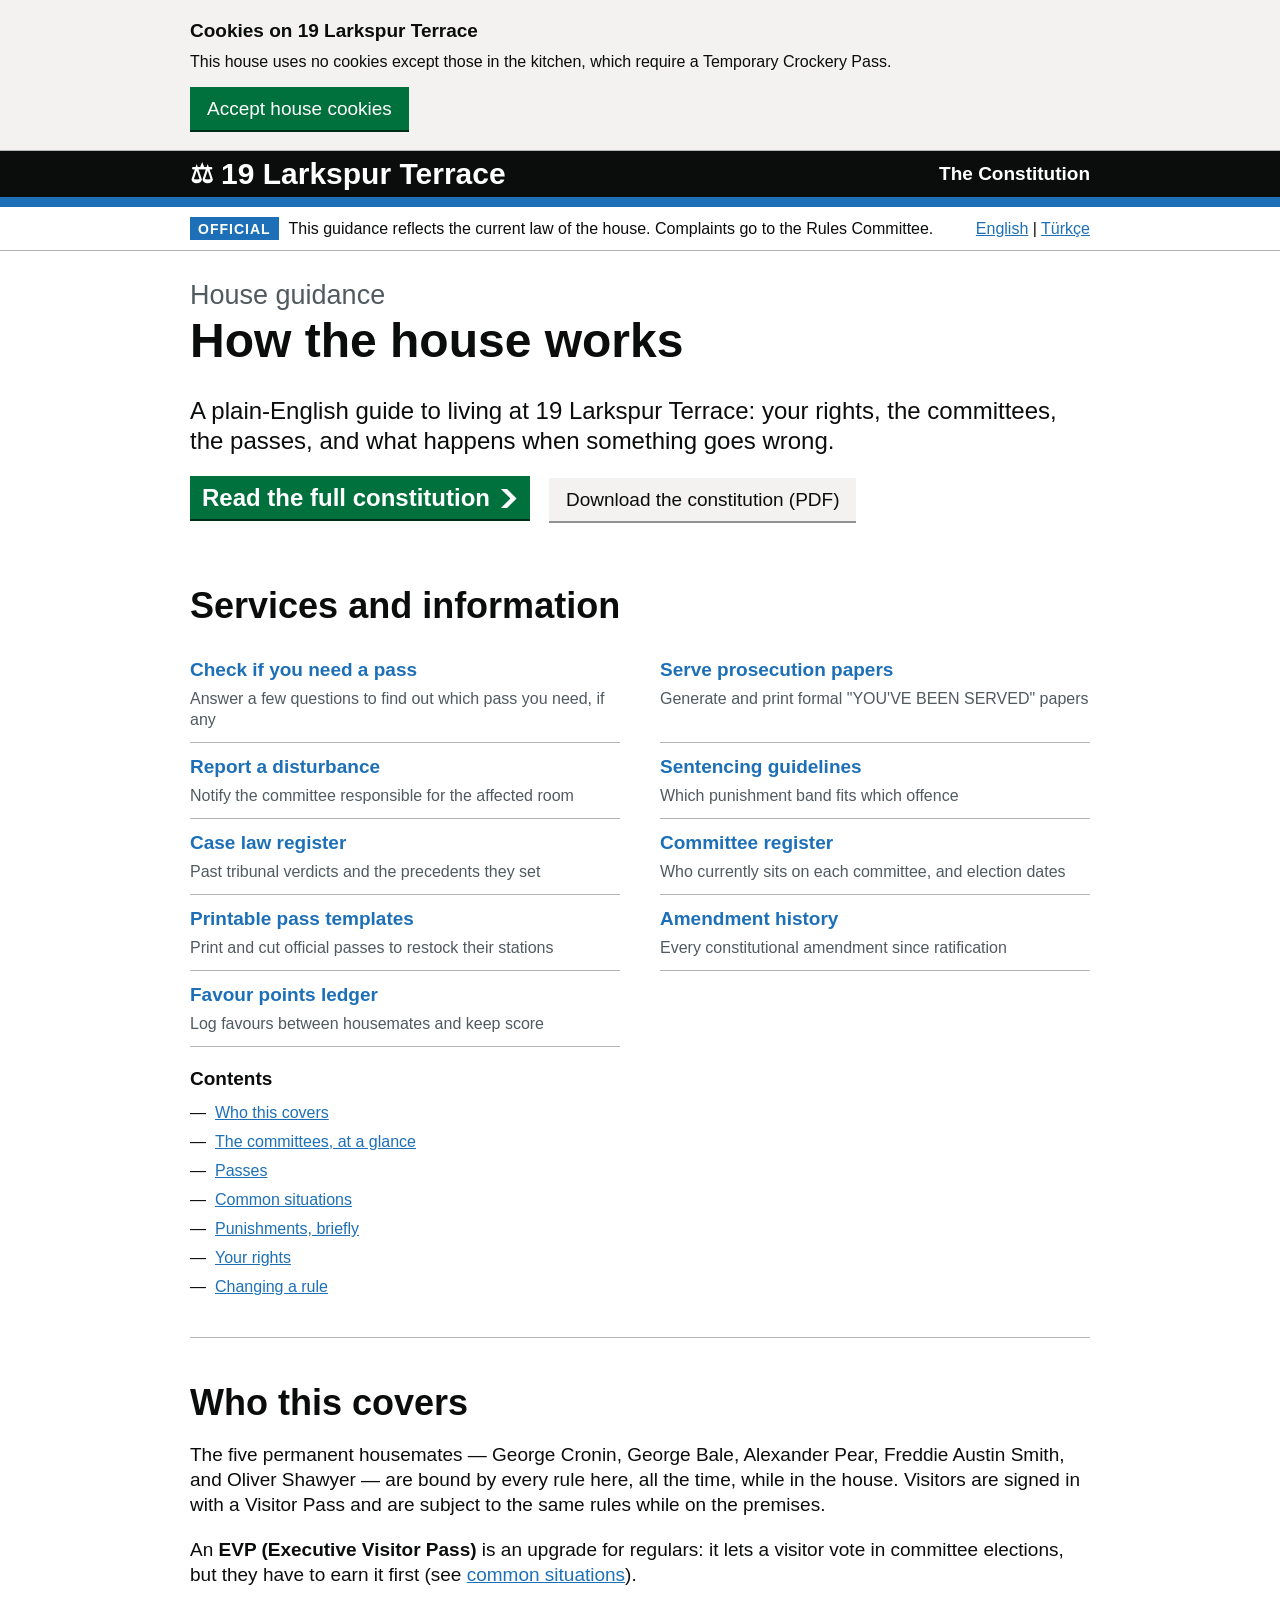
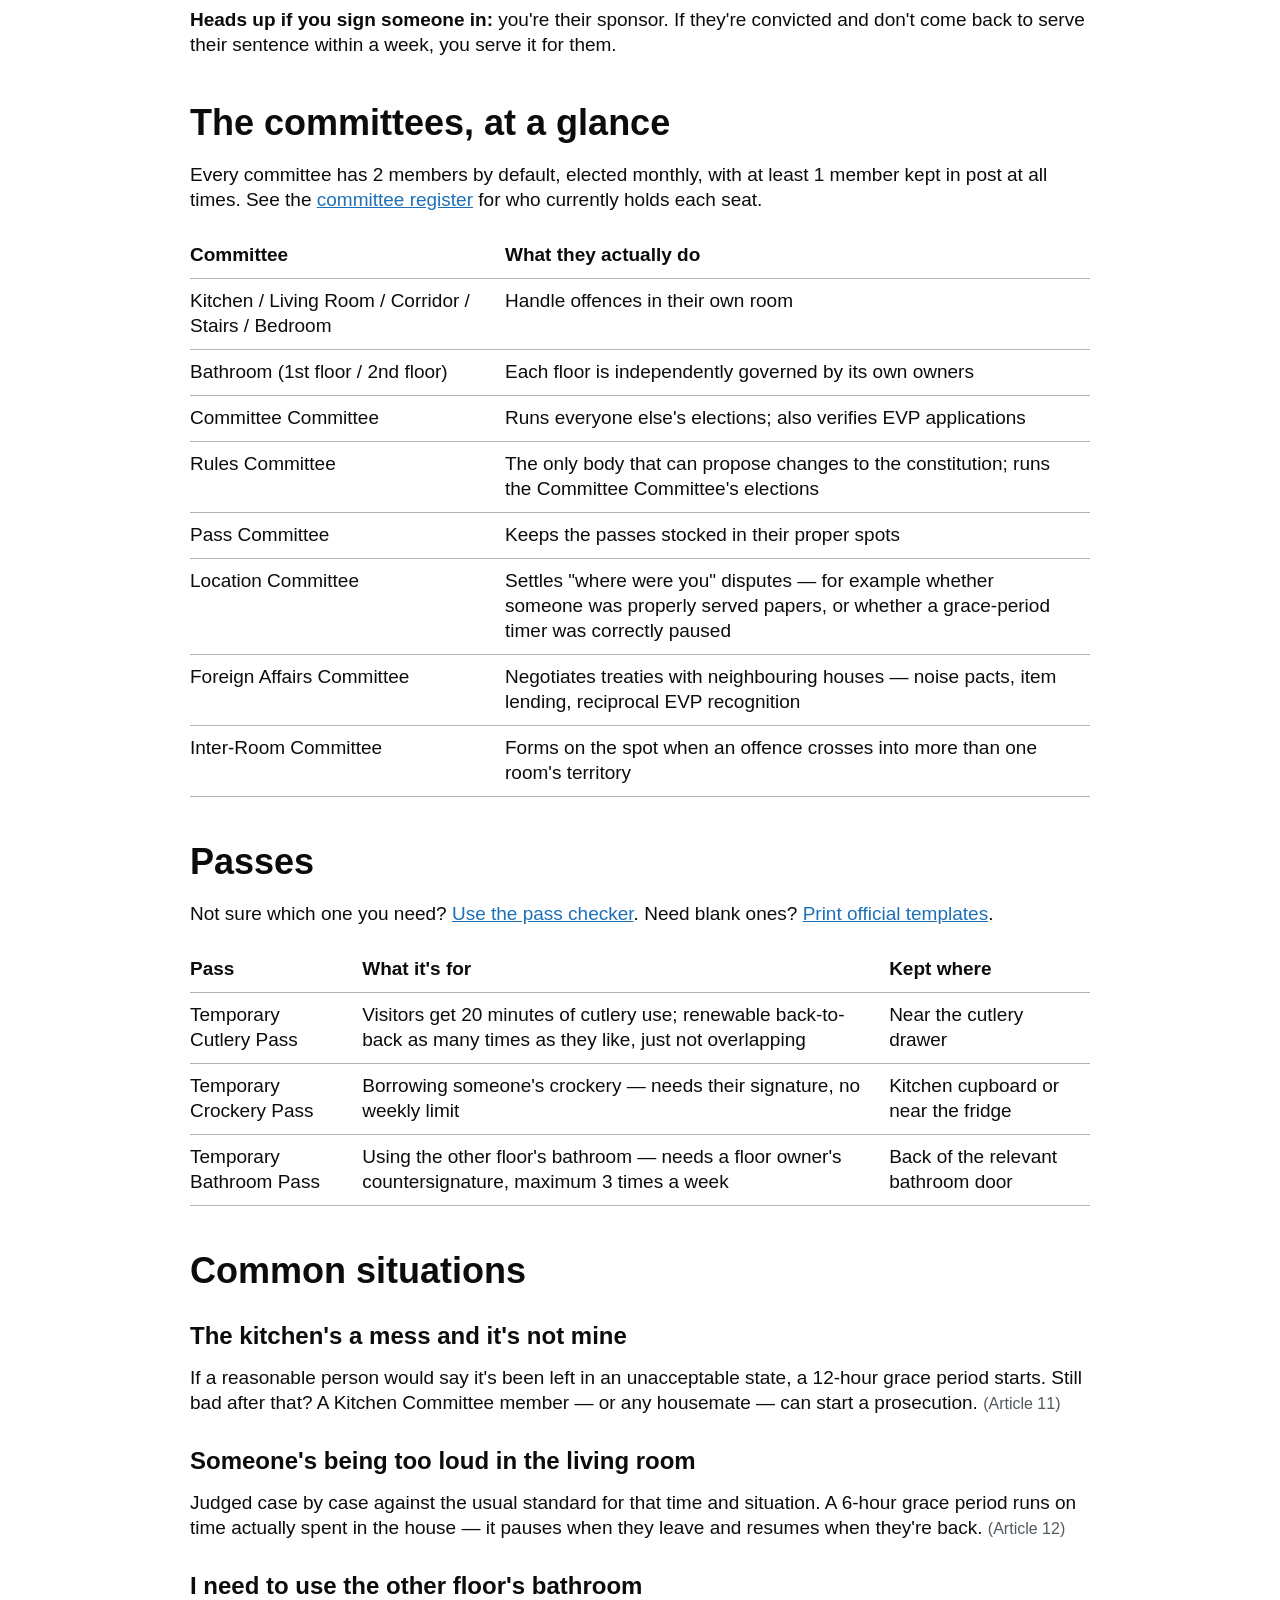
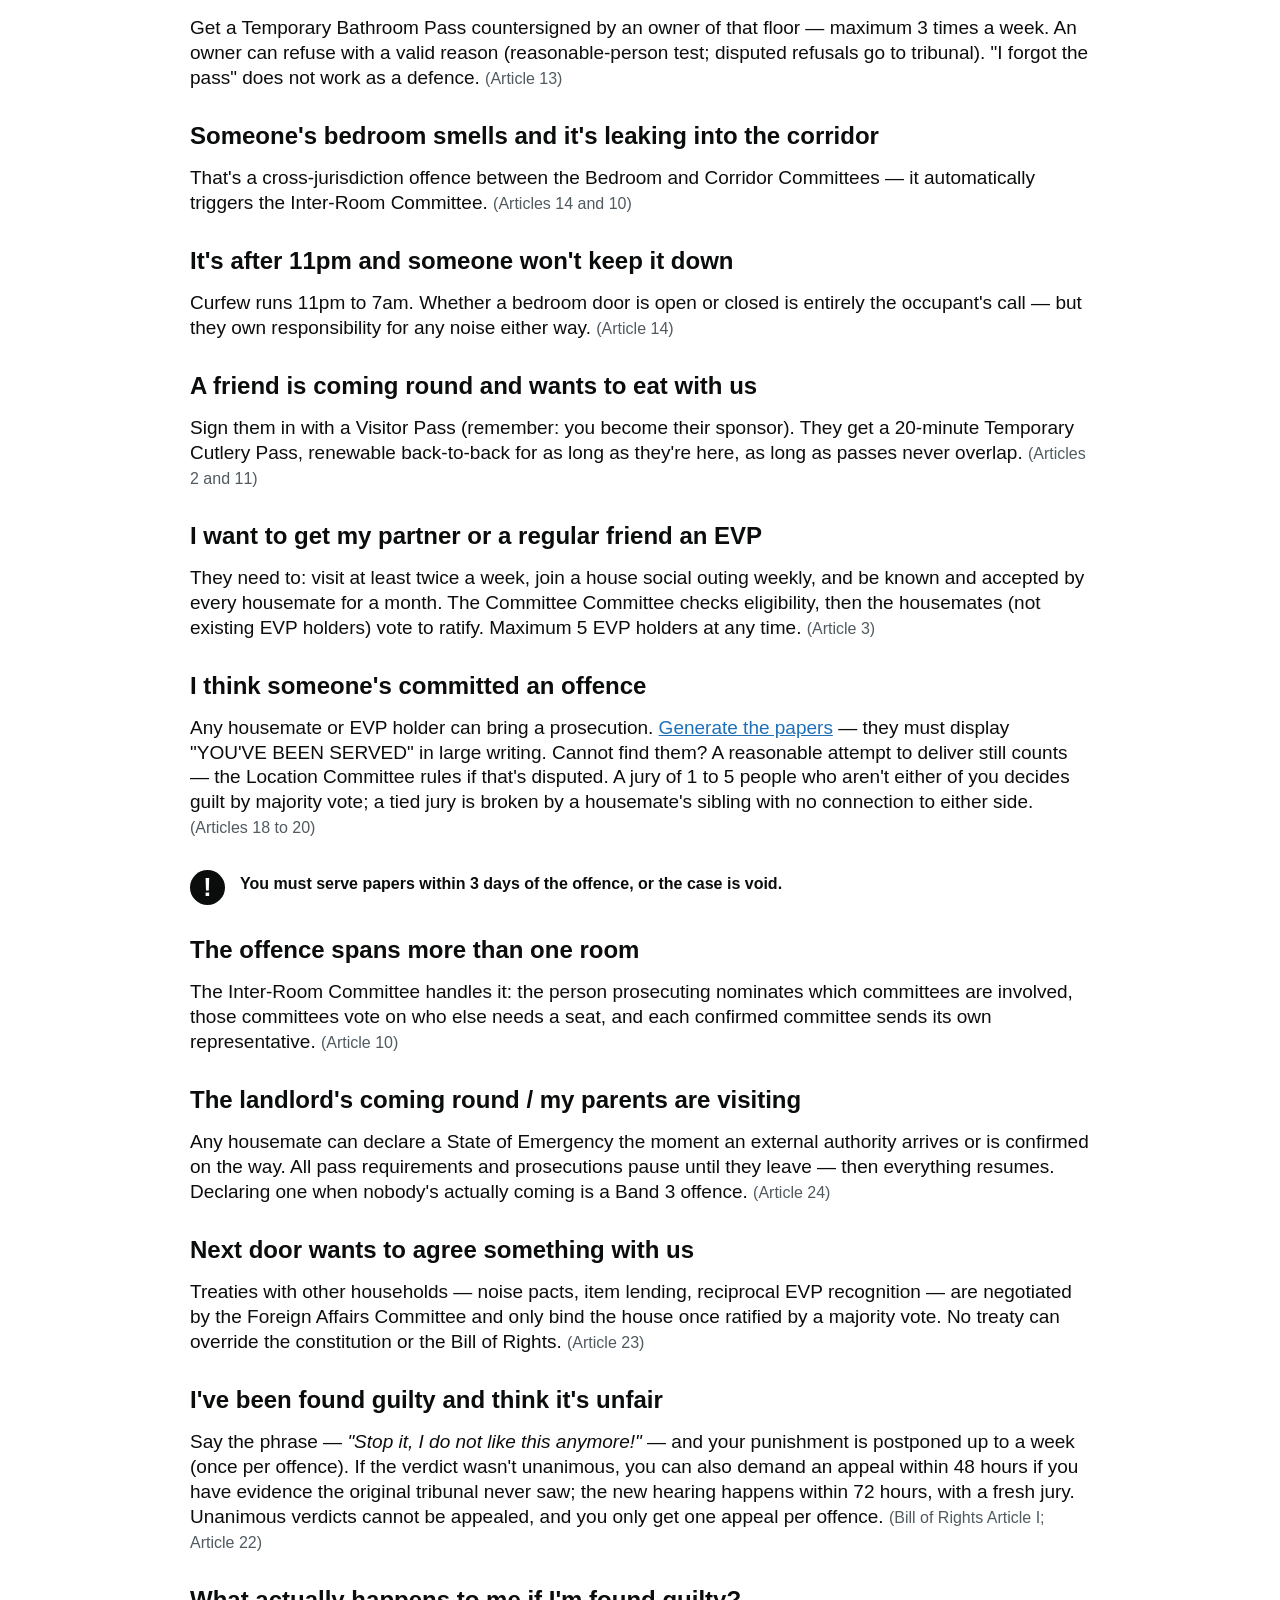
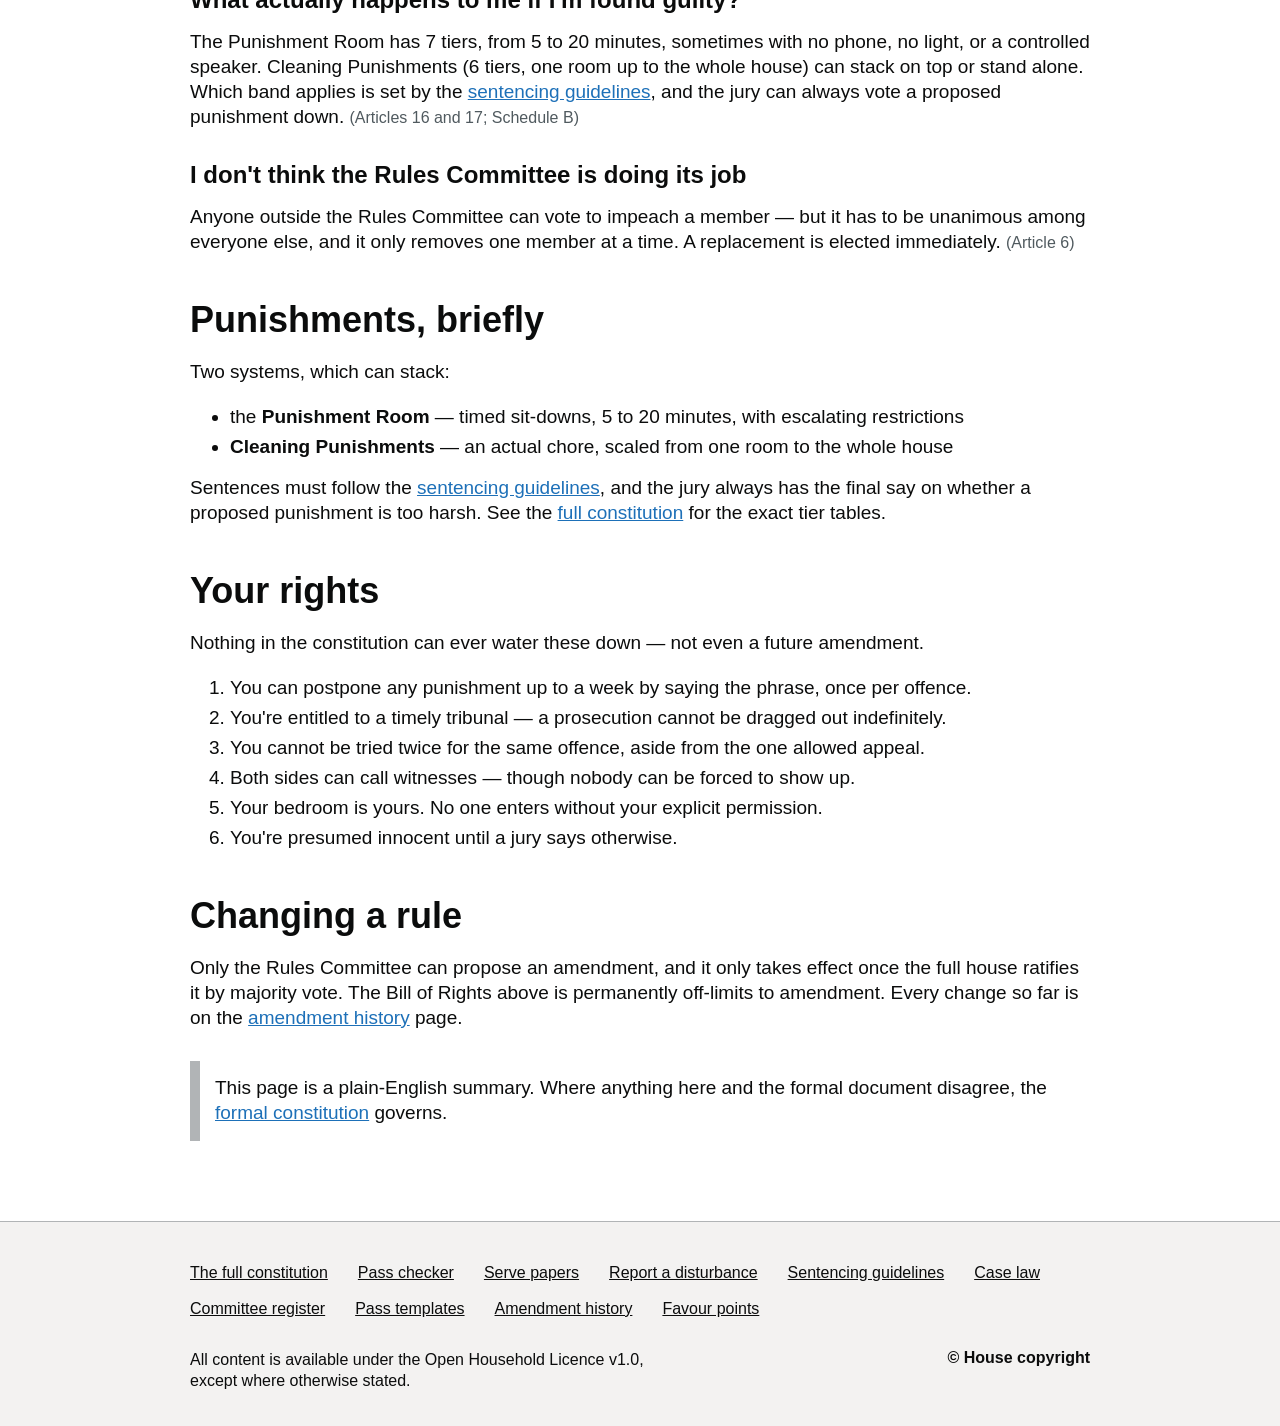
<file: index.html>
<!DOCTYPE html>
<html lang="en">
<head>
<meta charset="UTF-8">
<meta name="viewport" content="width=device-width, initial-scale=1.0">
<title>How the house works - 19 Larkspur Terrace</title>
<link rel="stylesheet" href="style.css">
</head>
<body data-lang="en">

<div id="cookie-banner" class="cookie-banner" hidden>
  <div class="width-container">
    <h2><span lang="en">Cookies on 19 Larkspur Terrace</span><span lang="tr">19 Larkspur Terrace'ta çerezler</span></h2>
    <p><span lang="en">This house uses no cookies except those in the kitchen, which require a Temporary Crockery Pass.</span><span lang="tr">Bu ev, mutfaktakiler dışında çerez kullanmaz; onlar için de Geçici Tabak-Çanak Pasosu gerekir.</span></p>
    <button class="govuk-button" onclick="return acceptCookies()"><span lang="en">Accept house cookies</span><span lang="tr">Ev çerezlerini kabul et</span></button>
  </div>
</div>

<header class="govuk-header">
  <div class="govuk-header__inner">
    <a href="index.html" class="govuk-header__logo"><span class="govuk-header__crest">&#9878;</span> 19&nbsp;Larkspur&nbsp;Terrace</a>
    <a href="constitution.html" class="govuk-header__service"><span lang="en">The Constitution</span><span lang="tr">Anayasa</span></a>
  </div>
</header>

<div class="phase-banner">
  <div class="width-container">
    <span class="govuk-tag"><span lang="en">Official</span><span lang="tr">Resmî</span></span>
    <span><span lang="en">This guidance reflects the current law of the house. Complaints go to the Rules Committee.</span><span lang="tr">Bu rehber, evin yürürlükteki hukukunu yansıtır. Şikâyetler Kurallar Komitesine yapılır.</span></span>
    <span class="phase-banner__spacer"></span>
    <span class="lang-toggle"><a href="#" onclick="return setLang('en')">English</a> | <a href="#" onclick="return setLang('tr')">Türkçe</a></span>
  </div>
</div>

<div class="width-container">
<main>

  <span class="govuk-caption-xl"><span lang="en">House guidance</span><span lang="tr">Ev rehberi</span></span>
  <h1><span lang="en">How the house works</span><span lang="tr">Ev nasıl işler</span></h1>

  <p class="govuk-body-l"><span lang="en">A plain-English guide to living at 19 Larkspur Terrace: your rights, the committees, the passes, and what happens when something goes wrong.</span><span lang="tr">19 Larkspur Terrace'ta yaşamaya dair sade bir rehber: haklarınız, komiteler, pasolar ve bir şeyler ters gittiğinde ne olacağı.</span></p>

  <a href="constitution.html" class="govuk-button govuk-button--start"><span lang="en">Read the full constitution</span><span lang="tr">Anayasanın tamamını oku</span>
    <svg width="17.5" height="19" viewBox="0 0 33 40" aria-hidden="true" focusable="false"><path fill="currentColor" d="M0 0h13l20 20-20 20H0l20-20z"></path></svg>
  </a>
  <a href="constitution.pdf" download class="govuk-button govuk-button--secondary"><span lang="en">Download the constitution (PDF)</span><span lang="tr">Anayasayı indir (PDF)</span></a>

  <h2 id="services"><span lang="en">Services and information</span><span lang="tr">Hizmetler ve bilgiler</span></h2>
  <ul class="services-grid">
    <li>
      <a href="check-pass.html"><span lang="en">Check if you need a pass</span><span lang="tr">Paso gerekip gerekmediğini kontrol et</span></a>
      <p><span lang="en">Answer a few questions to find out which pass you need, if any</span><span lang="tr">Birkaç soruyu yanıtlayarak hangi pasoya ihtiyacınız olduğunu öğrenin</span></p>
    </li>
    <li>
      <a href="serve.html"><span lang="en">Serve prosecution papers</span><span lang="tr">Kovuşturma tebligatı düzenle</span></a>
      <p><span lang="en">Generate and print formal "YOU'VE BEEN SERVED" papers</span><span lang="tr">Resmî "TEBLİĞ EDİLDİNİZ" evrakını oluşturup yazdırın</span></p>
    </li>
    <li>
      <a href="report.html"><span lang="en">Report a disturbance</span><span lang="tr">Bir müdahaleyi bildir</span></a>
      <p><span lang="en">Notify the committee responsible for the affected room</span><span lang="tr">İlgili odadan sorumlu komiteye bildirim gönderin</span></p>
    </li>
    <li>
      <a href="sentencing.html"><span lang="en">Sentencing guidelines</span><span lang="tr">Ceza rehberi</span></a>
      <p><span lang="en">Which punishment band fits which offence</span><span lang="tr">Hangi suça hangi ceza bandının uygulanacağı</span></p>
    </li>
    <li>
      <a href="case-law.html"><span lang="en">Case law register</span><span lang="tr">İçtihat kaydı</span></a>
      <p><span lang="en">Past tribunal verdicts and the precedents they set</span><span lang="tr">Geçmiş divan kararları ve oluşturdukları emsaller</span></p>
    </li>
    <li>
      <a href="committees.html"><span lang="en">Committee register</span><span lang="tr">Komite kaydı</span></a>
      <p><span lang="en">Who currently sits on each committee, and election dates</span><span lang="tr">Her komitede şu an kimin görev yaptığı ve seçim tarihleri</span></p>
    </li>
    <li>
      <a href="passes.html"><span lang="en">Printable pass templates</span><span lang="tr">Yazdırılabilir paso şablonları</span></a>
      <p><span lang="en">Print and cut official passes to restock their stations</span><span lang="tr">Resmî pasoları yazdırıp keserek istasyonları yeniden doldurun</span></p>
    </li>
    <li>
      <a href="amendments.html"><span lang="en">Amendment history</span><span lang="tr">Değişiklik geçmişi</span></a>
      <p><span lang="en">Every constitutional amendment since ratification</span><span lang="tr">Onaydan bu yana yapılan tüm anayasa değişiklikleri</span></p>
    </li>
    <li>
      <a href="favours.html"><span lang="en">Favour points ledger</span><span lang="tr">İyilik puanı defteri</span></a>
      <p><span lang="en">Log favours between housemates and keep score</span><span lang="tr">Ev arkadaşları arasındaki iyilikleri kaydedin ve skoru tutun</span></p>
    </li>
  </ul>

  <p class="contents-label"><span lang="en">Contents</span><span lang="tr">İçindekiler</span></p>
  <ul class="contents-list">
    <li><a href="#who"><span lang="en">Who this covers</span><span lang="tr">Kimleri kapsar</span></a></li>
    <li><a href="#committees"><span lang="en">The committees, at a glance</span><span lang="tr">Bir bakışta komiteler</span></a></li>
    <li><a href="#passes"><span lang="en">Passes</span><span lang="tr">Pasolar</span></a></li>
    <li><a href="#situations"><span lang="en">Common situations</span><span lang="tr">Sık karşılaşılan durumlar</span></a></li>
    <li><a href="#punishments"><span lang="en">Punishments, briefly</span><span lang="tr">Kısaca cezalar</span></a></li>
    <li><a href="#rights"><span lang="en">Your rights</span><span lang="tr">Haklarınız</span></a></li>
    <li><a href="#changing"><span lang="en">Changing a rule</span><span lang="tr">Bir kuralı değiştirmek</span></a></li>
  </ul>

  <hr class="section-break">

  <h2 id="who"><span lang="en">Who this covers</span><span lang="tr">Kimleri kapsar</span></h2>
  <p><span lang="en">The five permanent housemates &mdash; George Cronin, George Bale, Alexander Pear, Freddie Austin Smith, and Oliver Shawyer &mdash; are bound by every rule here, all the time, while in the house. Visitors are signed in with a Visitor Pass and are subject to the same rules while on the premises.</span><span lang="tr">Beş daimî ev arkadaşı &mdash; George Cronin, George Bale, Alexander Pear, Freddie Austin Smith ve Oliver Shawyer &mdash; evdeyken her zaman buradaki tüm kurallara bağlıdır. Ziyaretçiler bir Ziyaretçi Pasosu ile kaydedilir ve evde bulundukları sürece aynı kurallara tabidir.</span></p>
  <p><span lang="en">An <strong>EVP (Executive Visitor Pass)</strong> is an upgrade for regulars: it lets a visitor vote in committee elections, but they have to earn it first (see <a href="#situations">common situations</a>).</span><span lang="tr"><strong>EVP (Yönetici Ziyaretçi Pasosu)</strong>, müdavimler için bir yükseltmedir: ziyaretçiye komite seçimlerinde oy hakkı verir, ancak önce hak edilmesi gerekir (bkz. <a href="#situations">sık karşılaşılan durumlar</a>).</span></p>
  <p><span lang="en"><strong>Heads up if you sign someone in:</strong> you're their sponsor. If they're convicted and don't come back to serve their sentence within a week, you serve it for them.</span><span lang="tr"><strong>Birini kaydederken dikkat:</strong> onun kefili olursunuz. Mahkûm edilir ve bir hafta içinde cezasını çekmeye dönmezse, cezayı onun yerine siz çekersiniz.</span></p>

  <h2 id="committees"><span lang="en">The committees, at a glance</span><span lang="tr">Bir bakışta komiteler</span></h2>
  <p><span lang="en">Every committee has 2 members by default, elected monthly, with at least 1 member kept in post at all times. See the <a href="committees.html">committee register</a> for who currently holds each seat.</span><span lang="tr">Her komitenin varsayılan olarak 2 üyesi vardır, aylık seçilir ve her zaman en az 1 üye görevde tutulur. Koltukları şu an kimin doldurduğu için <a href="committees.html">komite kaydına</a> bakın.</span></p>
  <table class="govuk-table">
    <thead><tr><th style="width:35%"><span lang="en">Committee</span><span lang="tr">Komite</span></th><th><span lang="en">What they actually do</span><span lang="tr">Fiilen ne yaparlar</span></th></tr></thead>
    <tbody>
      <tr><td><span lang="en">Kitchen / Living Room / Corridor / Stairs / Bedroom</span><span lang="tr">Mutfak / Oturma Odası / Koridor / Merdiven / Yatak Odası</span></td><td><span lang="en">Handle offences in their own room</span><span lang="tr">Kendi odalarındaki suçlarla ilgilenirler</span></td></tr>
      <tr><td><span lang="en">Bathroom (1st floor / 2nd floor)</span><span lang="tr">Banyo (1. kat / 2. kat)</span></td><td><span lang="en">Each floor is independently governed by its own owners</span><span lang="tr">Her kat, kendi sahipleri tarafından bağımsız olarak yönetilir</span></td></tr>
      <tr><td><span lang="en">Committee Committee</span><span lang="tr">Komite Komitesi</span></td><td><span lang="en">Runs everyone else's elections; also verifies EVP applications</span><span lang="tr">Herkesin seçimlerini yürütür; EVP başvurularını da doğrular</span></td></tr>
      <tr><td><span lang="en">Rules Committee</span><span lang="tr">Kurallar Komitesi</span></td><td><span lang="en">The only body that can propose changes to the constitution; runs the Committee Committee's elections</span><span lang="tr">Anayasada değişiklik önerebilen tek organ; Komite Komitesinin seçimlerini yürütür</span></td></tr>
      <tr><td><span lang="en">Pass Committee</span><span lang="tr">Pasolar Komitesi</span></td><td><span lang="en">Keeps the passes stocked in their proper spots</span><span lang="tr">Pasoların yerlerinde stoklu kalmasını sağlar</span></td></tr>
      <tr><td><span lang="en">Location Committee</span><span lang="tr">Konum Komitesi</span></td><td><span lang="en">Settles "where were you" disputes &mdash; for example whether someone was properly served papers, or whether a grace-period timer was correctly paused</span><span lang="tr">"Neredeydin" anlaşmazlıklarını çözer &mdash; örneğin bir tebligatın usulüne uygun yapılıp yapılmadığı veya hoşgörü süresi sayacının doğru durdurulup durdurulmadığı</span></td></tr>
      <tr><td><span lang="en">Foreign Affairs Committee</span><span lang="tr">Dışişleri Komitesi</span></td><td><span lang="en">Negotiates treaties with neighbouring houses &mdash; noise pacts, item lending, reciprocal EVP recognition</span><span lang="tr">Komşu evlerle antlaşmalar müzakere eder &mdash; gürültü paktları, eşya ödünç verme, karşılıklı EVP tanınması</span></td></tr>
      <tr><td><span lang="en">Inter-Room Committee</span><span lang="tr">Odalar Arası Komite</span></td><td><span lang="en">Forms on the spot when an offence crosses into more than one room's territory</span><span lang="tr">Bir suç birden fazla odanın alanına taştığında anında kurulur</span></td></tr>
    </tbody>
  </table>

  <h2 id="passes"><span lang="en">Passes</span><span lang="tr">Pasolar</span></h2>
  <p><span lang="en">Not sure which one you need? <a href="check-pass.html">Use the pass checker</a>. Need blank ones? <a href="passes.html">Print official templates</a>.</span><span lang="tr">Hangisine ihtiyacınız olduğundan emin değil misiniz? <a href="check-pass.html">Paso denetleyicisini kullanın</a>. Boş paso mu lazım? <a href="passes.html">Resmî şablonları yazdırın</a>.</span></p>
  <table class="govuk-table">
    <thead><tr><th><span lang="en">Pass</span><span lang="tr">Paso</span></th><th><span lang="en">What it's for</span><span lang="tr">Ne için</span></th><th><span lang="en">Kept where</span><span lang="tr">Nerede durur</span></th></tr></thead>
    <tbody>
      <tr><td><span lang="en">Temporary Cutlery Pass</span><span lang="tr">Geçici Çatal-Bıçak Pasosu</span></td><td><span lang="en">Visitors get 20 minutes of cutlery use; renewable back-to-back as many times as they like, just not overlapping</span><span lang="tr">Ziyaretçilere 20 dakikalık çatal-bıçak kullanımı; çakışmamak şartıyla art arda dilediği kadar yenilenebilir</span></td><td><span lang="en">Near the cutlery drawer</span><span lang="tr">Çatal-bıçak çekmecesinin yanı</span></td></tr>
      <tr><td><span lang="en">Temporary Crockery Pass</span><span lang="tr">Geçici Tabak-Çanak Pasosu</span></td><td><span lang="en">Borrowing someone's crockery &mdash; needs their signature, no weekly limit</span><span lang="tr">Başkasının tabak-çanağını ödünç almak &mdash; imzası gerekir, haftalık sınır yok</span></td><td><span lang="en">Kitchen cupboard or near the fridge</span><span lang="tr">Mutfak dolabı veya buzdolabının yanı</span></td></tr>
      <tr><td><span lang="en">Temporary Bathroom Pass</span><span lang="tr">Geçici Banyo Pasosu</span></td><td><span lang="en">Using the other floor's bathroom &mdash; needs a floor owner's countersignature, maximum 3 times a week</span><span lang="tr">Diğer katın banyosunu kullanmak &mdash; kat sahibinin karşı imzası gerekir, haftada en fazla 3 kez</span></td><td><span lang="en">Back of the relevant bathroom door</span><span lang="tr">İlgili banyo kapısının arkası</span></td></tr>
    </tbody>
  </table>

  <h2 id="situations"><span lang="en">Common situations</span><span lang="tr">Sık karşılaşılan durumlar</span></h2>

  <h3><span lang="en">The kitchen's a mess and it's not mine</span><span lang="tr">Mutfak dağınık ve benim değil</span></h3>
  <p><span lang="en">If a reasonable person would say it's been left in an unacceptable state, a 12-hour grace period starts. Still bad after that? A Kitchen Committee member &mdash; or any housemate &mdash; can start a prosecution. <span class="clause-ref">(Article 11)</span></span><span lang="tr">Makul bir kişi kabul edilemez hâlde bırakıldığını söylerse, 12 saatlik hoşgörü süresi başlar. Süre dolduğunda hâlâ kötüyse Mutfak Komitesi üyesi &mdash; veya herhangi bir ev arkadaşı &mdash; kovuşturma başlatabilir. <span class="clause-ref">(Madde 11)</span></span></p>

  <h3><span lang="en">Someone's being too loud in the living room</span><span lang="tr">Oturma odasında biri fazla gürültü yapıyor</span></h3>
  <p><span lang="en">Judged case by case against the usual standard for that time and situation. A 6-hour grace period runs on time actually spent in the house &mdash; it pauses when they leave and resumes when they're back. <span class="clause-ref">(Article 12)</span></span><span lang="tr">O an ve duruma göre olağan ölçüte kıyasla vaka bazında değerlendirilir. 6 saatlik hoşgörü süresi, evde fiilen geçirilen zaman üzerinden işler &mdash; kişi çıkınca durur, dönünce devam eder. <span class="clause-ref">(Madde 12)</span></span></p>

  <h3><span lang="en">I need to use the other floor's bathroom</span><span lang="tr">Diğer katın banyosunu kullanmam gerekiyor</span></h3>
  <p><span lang="en">Get a Temporary Bathroom Pass countersigned by an owner of that floor &mdash; maximum 3 times a week. An owner can refuse with a valid reason (reasonable-person test; disputed refusals go to tribunal). "I forgot the pass" does not work as a defence. <span class="clause-ref">(Article 13)</span></span><span lang="tr">O katın sahiplerinden birinin karşı imzasıyla bir Geçici Banyo Pasosu alın &mdash; haftada en fazla 3 kez. Sahip, geçerli bir sebeple reddedebilir (makul kişi testi; ihtilaflı retler divana gider). "Pasoyu unuttum" savunma sayılmaz. <span class="clause-ref">(Madde 13)</span></span></p>

  <h3><span lang="en">Someone's bedroom smells and it's leaking into the corridor</span><span lang="tr">Birinin odası kokuyor ve koku koridora sızıyor</span></h3>
  <p><span lang="en">That's a cross-jurisdiction offence between the Bedroom and Corridor Committees &mdash; it automatically triggers the Inter-Room Committee. <span class="clause-ref">(Articles 14 and 10)</span></span><span lang="tr">Bu, Yatak Odası ve Koridor Komiteleri arasında yetki alanları kesişen bir suçtur &mdash; Odalar Arası Komiteyi otomatik olarak devreye sokar. <span class="clause-ref">(Madde 14 ve 10)</span></span></p>

  <h3><span lang="en">It's after 11pm and someone won't keep it down</span><span lang="tr">Saat 23.00'ü geçti ve biri sesini kısmıyor</span></h3>
  <p><span lang="en">Curfew runs 11pm to 7am. Whether a bedroom door is open or closed is entirely the occupant's call &mdash; but they own responsibility for any noise either way. <span class="clause-ref">(Article 14)</span></span><span lang="tr">Yasak saatler 23.00&ndash;07.00 arasıdır. Yatak odası kapısının açık mı kapalı mı olacağı tamamen oda sakinine kalmıştır &mdash; ama her hâlükârda gürültünün sorumluluğu ona aittir. <span class="clause-ref">(Madde 14)</span></span></p>

  <h3><span lang="en">A friend is coming round and wants to eat with us</span><span lang="tr">Bir arkadaş geliyor ve bizimle yemek istiyor</span></h3>
  <p><span lang="en">Sign them in with a Visitor Pass (remember: you become their sponsor). They get a 20-minute Temporary Cutlery Pass, renewable back-to-back for as long as they're here, as long as passes never overlap. <span class="clause-ref">(Articles 2 and 11)</span></span><span lang="tr">Onu bir Ziyaretçi Pasosuyla kaydedin (unutmayın: kefili olursunuz). 20 dakikalık, çakışmamak şartıyla art arda yenilenebilen bir Geçici Çatal-Bıçak Pasosu alır. <span class="clause-ref">(Madde 2 ve 11)</span></span></p>

  <h3><span lang="en">I want to get my partner or a regular friend an EVP</span><span lang="tr">Sevgilime veya müdavim bir arkadaşıma EVP almak istiyorum</span></h3>
  <p><span lang="en">They need to: visit at least twice a week, join a house social outing weekly, and be known and accepted by every housemate for a month. The Committee Committee checks eligibility, then the housemates (not existing EVP holders) vote to ratify. Maximum 5 EVP holders at any time. <span class="clause-ref">(Article 3)</span></span><span lang="tr">Kişinin: haftada en az iki kez gelmesi, haftada bir ev etkinliğine katılması ve bir ay boyunca her ev arkadaşınca tanınıp kabul edilmesi gerekir. Komite Komitesi uygunluğu kontrol eder; sonra (mevcut EVP sahipleri değil) ev arkadaşları onay oylaması yapar. Aynı anda en fazla 5 EVP sahibi olabilir. <span class="clause-ref">(Madde 3)</span></span></p>

  <h3><span lang="en">I think someone's committed an offence</span><span lang="tr">Sanırım biri bir suç işledi</span></h3>
  <p><span lang="en">Any housemate or EVP holder can bring a prosecution. <a href="serve.html">Generate the papers</a> &mdash; they must display "YOU'VE BEEN SERVED" in large writing. Cannot find them? A reasonable attempt to deliver still counts &mdash; the Location Committee rules if that's disputed. A jury of 1 to 5 people who aren't either of you decides guilt by majority vote; a tied jury is broken by a housemate's sibling with no connection to either side. <span class="clause-ref">(Articles 18 to 20)</span></span><span lang="tr">Herhangi bir ev arkadaşı veya EVP sahibi kovuşturma açabilir. <a href="serve.html">Evrakı oluşturun</a> &mdash; üzerinde büyük harflerle "TEBLİĞ EDİLDİNİZ" yazmalıdır. Kişiyi bulamıyor musunuz? Ulaştırmaya yönelik makul bir girişim yine de geçerlidir &mdash; ihtilaf hâlinde Konum Komitesi karar verir. Taraf olmayan 1-5 kişilik bir jüri salt çoğunlukla karar verir; eşitlik hâlinde taraflarla bağı olmayan bir ev arkadaşının kardeşi belirleyici oyu kullanır. <span class="clause-ref">(Madde 18-20)</span></span></p>

  <div class="govuk-warning-text">
    <span class="govuk-warning-text__icon" aria-hidden="true">!</span>
    <span class="govuk-warning-text__text"><span lang="en">You must serve papers within 3 days of the offence, or the case is void.</span><span lang="tr">Tebligatı suçtan itibaren 3 gün içinde yapmalısınız, yoksa dava düşer.</span></span>
  </div>

  <h3><span lang="en">The offence spans more than one room</span><span lang="tr">Suç birden fazla odayı kapsıyor</span></h3>
  <p><span lang="en">The Inter-Room Committee handles it: the person prosecuting nominates which committees are involved, those committees vote on who else needs a seat, and each confirmed committee sends its own representative. <span class="clause-ref">(Article 10)</span></span><span lang="tr">Odalar Arası Komite ilgilenir: kovuşturan kişi hangi komitelerin dâhil olduğunu önerir, bu komiteler başka kimin katılacağını oylar ve kesinleşen her komite kendi temsilcisini gönderir. <span class="clause-ref">(Madde 10)</span></span></p>

  <h3><span lang="en">The landlord's coming round / my parents are visiting</span><span lang="tr">Ev sahibi geliyor / ailem ziyarete geliyor</span></h3>
  <p><span lang="en">Any housemate can declare a State of Emergency the moment an external authority arrives or is confirmed on the way. All pass requirements and prosecutions pause until they leave &mdash; then everything resumes. Declaring one when nobody's actually coming is a Band 3 offence. <span class="clause-ref">(Article 24)</span></span><span lang="tr">Harici bir otorite geldiğinde veya geleceği kesinleştiğinde, herhangi bir ev arkadaşı Olağanüstü Hâl ilan edebilir. Tüm paso zorunlulukları ve kovuşturmalar, kişi gidene kadar askıya alınır &mdash; sonra her şey kaldığı yerden devam eder. Kimse gelmiyorken ilan etmek Bant 3 suçudur. <span class="clause-ref">(Madde 24)</span></span></p>

  <h3><span lang="en">Next door wants to agree something with us</span><span lang="tr">Yan komşu bizimle bir anlaşma yapmak istiyor</span></h3>
  <p><span lang="en">Treaties with other households &mdash; noise pacts, item lending, reciprocal EVP recognition &mdash; are negotiated by the Foreign Affairs Committee and only bind the house once ratified by a majority vote. No treaty can override the constitution or the Bill of Rights. <span class="clause-ref">(Article 23)</span></span><span lang="tr">Diğer hanelerle antlaşmalar &mdash; gürültü paktları, eşya ödünç verme, karşılıklı EVP tanınması &mdash; Dışişleri Komitesince müzakere edilir ve ancak çoğunluk oylamasıyla onaylandığında evi bağlar. Hiçbir antlaşma anayasayı veya Haklar Bildirgesi'ni geçersiz kılamaz. <span class="clause-ref">(Madde 23)</span></span></p>

  <h3><span lang="en">I've been found guilty and think it's unfair</span><span lang="tr">Suçlu bulundum ve bunun haksız olduğunu düşünüyorum</span></h3>
  <p><span lang="en">Say the phrase &mdash; <em>"Stop it, I do not like this anymore!"</em> &mdash; and your punishment is postponed up to a week (once per offence). If the verdict wasn't unanimous, you can also demand an appeal within 48 hours if you have evidence the original tribunal never saw; the new hearing happens within 72 hours, with a fresh jury. Unanimous verdicts cannot be appealed, and you only get one appeal per offence. <span class="clause-ref">(Bill of Rights Article I; Article 22)</span></span><span lang="tr">Komut cümlesini söyleyin &mdash; <em>"Stop it, I do not like this anymore!"</em> &mdash; cezanız bir haftaya kadar ertelenir (suç başına bir kez). Karar oybirliğiyle alınmadıysa ve ilk divanın görmediği bir deliliniz varsa, 48 saat içinde temyiz talep edebilirsiniz; yeni duruşma 72 saat içinde, yeni bir jüriyle yapılır. Oybirliğiyle alınan kararlar temyiz edilemez ve suç başına yalnızca bir temyiz hakkınız vardır. <span class="clause-ref">(Haklar Bildirgesi Madde I; Madde 22)</span></span></p>

  <h3><span lang="en">What actually happens to me if I'm found guilty?</span><span lang="tr">Suçlu bulunursam bana gerçekte ne olur?</span></h3>
  <p><span lang="en">The Punishment Room has 7 tiers, from 5 to 20 minutes, sometimes with no phone, no light, or a controlled speaker. Cleaning Punishments (6 tiers, one room up to the whole house) can stack on top or stand alone. Which band applies is set by the <a href="sentencing.html">sentencing guidelines</a>, and the jury can always vote a proposed punishment down. <span class="clause-ref">(Articles 16 and 17; Schedule B)</span></span><span lang="tr">Ceza Odasının 5 ilâ 20 dakika arasında değişen 7 kademesi vardır; bazen telefonsuz, ışıksız veya kontrollü hoparlörlü. Temizlik Cezaları (6 kademe, tek odadan tüm eve) üstüne eklenebilir veya tek başına verilebilir. Hangi bandın uygulanacağını <a href="sentencing.html">ceza rehberi</a> belirler ve jüri önerilen cezayı her zaman reddedebilir. <span class="clause-ref">(Madde 16 ve 17; Ek B)</span></span></p>

  <h3><span lang="en">I don't think the Rules Committee is doing its job</span><span lang="tr">Kurallar Komitesinin işini yaptığını düşünmüyorum</span></h3>
  <p><span lang="en">Anyone outside the Rules Committee can vote to impeach a member &mdash; but it has to be unanimous among everyone else, and it only removes one member at a time. A replacement is elected immediately. <span class="clause-ref">(Article 6)</span></span><span lang="tr">Kurallar Komitesi dışındaki herkes bir üyeyi azletmek için oy kullanabilir &mdash; ancak diğer herkesin oybirliği gerekir ve tek seferde yalnızca bir üye görevden alınır. Yerine derhâl seçim yapılır. <span class="clause-ref">(Madde 6)</span></span></p>

  <h2 id="punishments"><span lang="en">Punishments, briefly</span><span lang="tr">Kısaca cezalar</span></h2>
  <p><span lang="en">Two systems, which can stack:</span><span lang="tr">Üst üste eklenebilen iki sistem:</span></p>
  <ul>
    <li><span lang="en">the <strong>Punishment Room</strong> &mdash; timed sit-downs, 5 to 20 minutes, with escalating restrictions</span><span lang="tr"><strong>Ceza Odası</strong> &mdash; 5-20 dakikalık süreli oturmalar, gittikçe ağırlaşan kısıtlamalarla</span></li>
    <li><span lang="en"><strong>Cleaning Punishments</strong> &mdash; an actual chore, scaled from one room to the whole house</span><span lang="tr"><strong>Temizlik Cezaları</strong> &mdash; tek odadan tüm eve ölçeklenen gerçek bir ev işi</span></li>
  </ul>
  <p><span lang="en">Sentences must follow the <a href="sentencing.html">sentencing guidelines</a>, and the jury always has the final say on whether a proposed punishment is too harsh. See the <a href="constitution.html">full constitution</a> for the exact tier tables.</span><span lang="tr">Cezalar <a href="sentencing.html">ceza rehberine</a> uymak zorundadır ve önerilen bir cezanın fazla ağır olup olmadığı konusunda son söz her zaman jürinindir. Tam kademe tabloları için <a href="constitution.html">anayasanın tamamına</a> bakın.</span></p>

  <h2 id="rights"><span lang="en">Your rights</span><span lang="tr">Haklarınız</span></h2>
  <p><span lang="en">Nothing in the constitution can ever water these down &mdash; not even a future amendment.</span><span lang="tr">Anayasadaki hiçbir şey bunları zayıflatamaz &mdash; gelecekteki bir değişiklik bile.</span></p>
  <ol class="rights-list">
    <li><span lang="en">You can postpone any punishment up to a week by saying the phrase, once per offence.</span><span lang="tr">Komut cümlesini söyleyerek her cezayı bir haftaya kadar erteleyebilirsiniz; suç başına bir kez.</span></li>
    <li><span lang="en">You're entitled to a timely tribunal &mdash; a prosecution cannot be dragged out indefinitely.</span><span lang="tr">Zamanında bir divan hakkınız vardır &mdash; kovuşturma süresiz uzatılamaz.</span></li>
    <li><span lang="en">You cannot be tried twice for the same offence, aside from the one allowed appeal.</span><span lang="tr">İzin verilen tek temyiz dışında, aynı suçtan iki kez yargılanamazsınız.</span></li>
    <li><span lang="en">Both sides can call witnesses &mdash; though nobody can be forced to show up.</span><span lang="tr">Her iki taraf da tanık çağırabilir &mdash; ama kimse gelmeye zorlanamaz.</span></li>
    <li><span lang="en">Your bedroom is yours. No one enters without your explicit permission.</span><span lang="tr">Yatak odanız sizindir. Açık izniniz olmadan kimse giremez.</span></li>
    <li><span lang="en">You're presumed innocent until a jury says otherwise.</span><span lang="tr">Jüri aksini söyleyene kadar masum sayılırsınız.</span></li>
  </ol>

  <h2 id="changing"><span lang="en">Changing a rule</span><span lang="tr">Bir kuralı değiştirmek</span></h2>
  <p><span lang="en">Only the Rules Committee can propose an amendment, and it only takes effect once the full house ratifies it by majority vote. The Bill of Rights above is permanently off-limits to amendment. Every change so far is on the <a href="amendments.html">amendment history</a> page.</span><span lang="tr">Yalnızca Kurallar Komitesi değişiklik önerebilir ve değişiklik ancak tüm evin çoğunluk oylamasıyla yürürlüğe girer. Yukarıdaki Haklar Bildirgesi kalıcı olarak değişikliğe kapalıdır. Bugüne kadarki tüm değişiklikler <a href="amendments.html">değişiklik geçmişi</a> sayfasındadır.</span></p>

  <div class="govuk-inset-text">
    <p><span lang="en">This page is a plain-English summary. Where anything here and the formal document disagree, the <a href="constitution.html">formal constitution</a> governs.</span><span lang="tr">Bu sayfa sade bir özettir. Buradaki herhangi bir ifade ile resmî belge çelişirse, <a href="constitution.html">resmî anayasa</a> geçerlidir.</span></p>
  </div>

</main>
</div>

<footer class="govuk-footer">
  <div class="width-container">
    <ul class="govuk-footer__links">
      <li><a href="constitution.html"><span lang="en">The full constitution</span><span lang="tr">Anayasanın tamamı</span></a></li>
      <li><a href="check-pass.html"><span lang="en">Pass checker</span><span lang="tr">Paso denetleyicisi</span></a></li>
      <li><a href="serve.html"><span lang="en">Serve papers</span><span lang="tr">Tebligat düzenle</span></a></li>
      <li><a href="report.html"><span lang="en">Report a disturbance</span><span lang="tr">Müdahale bildir</span></a></li>
      <li><a href="sentencing.html"><span lang="en">Sentencing guidelines</span><span lang="tr">Ceza rehberi</span></a></li>
      <li><a href="case-law.html"><span lang="en">Case law</span><span lang="tr">İçtihat</span></a></li>
      <li><a href="committees.html"><span lang="en">Committee register</span><span lang="tr">Komite kaydı</span></a></li>
      <li><a href="passes.html"><span lang="en">Pass templates</span><span lang="tr">Paso şablonları</span></a></li>
      <li><a href="amendments.html"><span lang="en">Amendment history</span><span lang="tr">Değişiklik geçmişi</span></a></li>
      <li><a href="favours.html"><span lang="en">Favour points</span><span lang="tr">İyilik puanları</span></a></li>
    </ul>
    <div class="govuk-footer__meta">
      <div class="govuk-footer__licence">
        <p><span lang="en">All content is available under the Open Household Licence v1.0, except where otherwise stated.</span><span lang="tr">Aksi belirtilmedikçe tüm içerik Açık Hane Lisansı v1.0 kapsamında sunulur.</span></p>
      </div>
      <div class="govuk-footer__copyright"><span lang="en">&copy; House copyright</span><span lang="tr">&copy; Hane telif hakkı</span></div>
    </div>
  </div>
</footer>

<script src="site.js"></script>
</body>
</html>
</file>
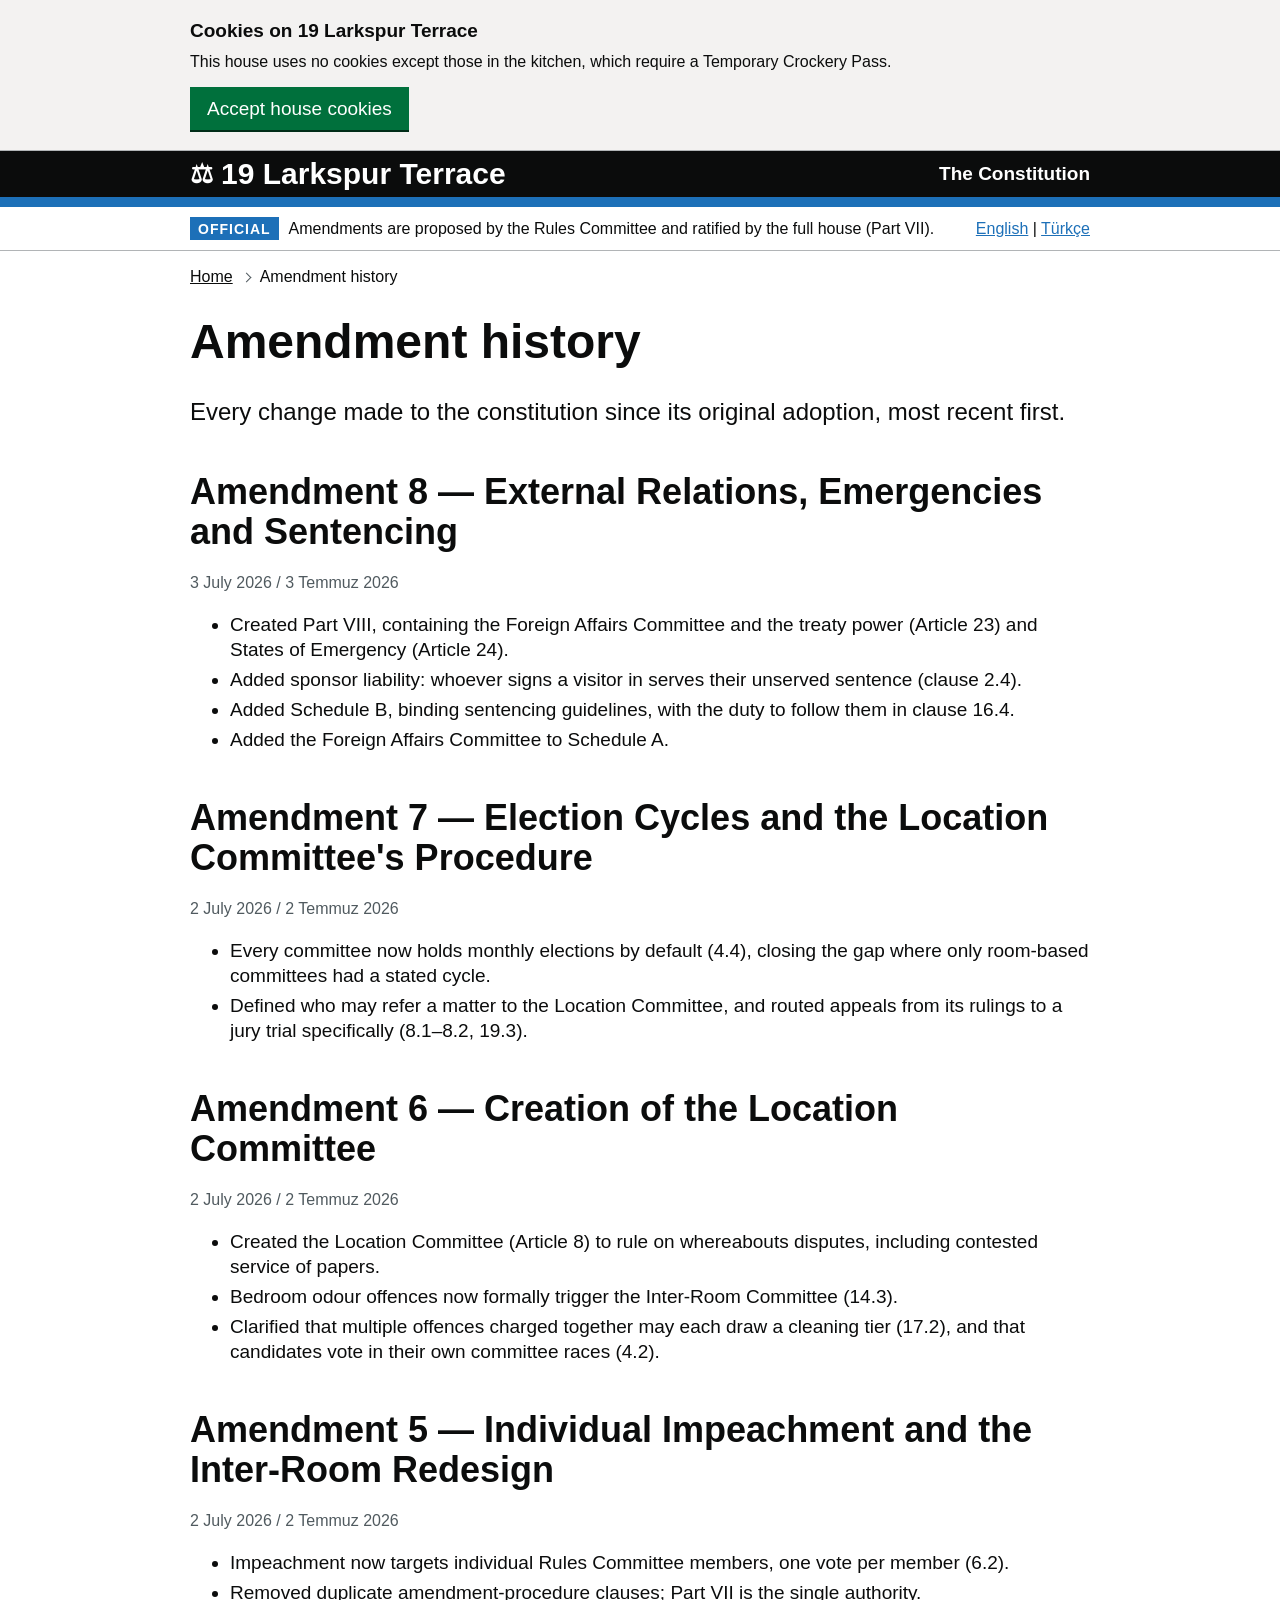
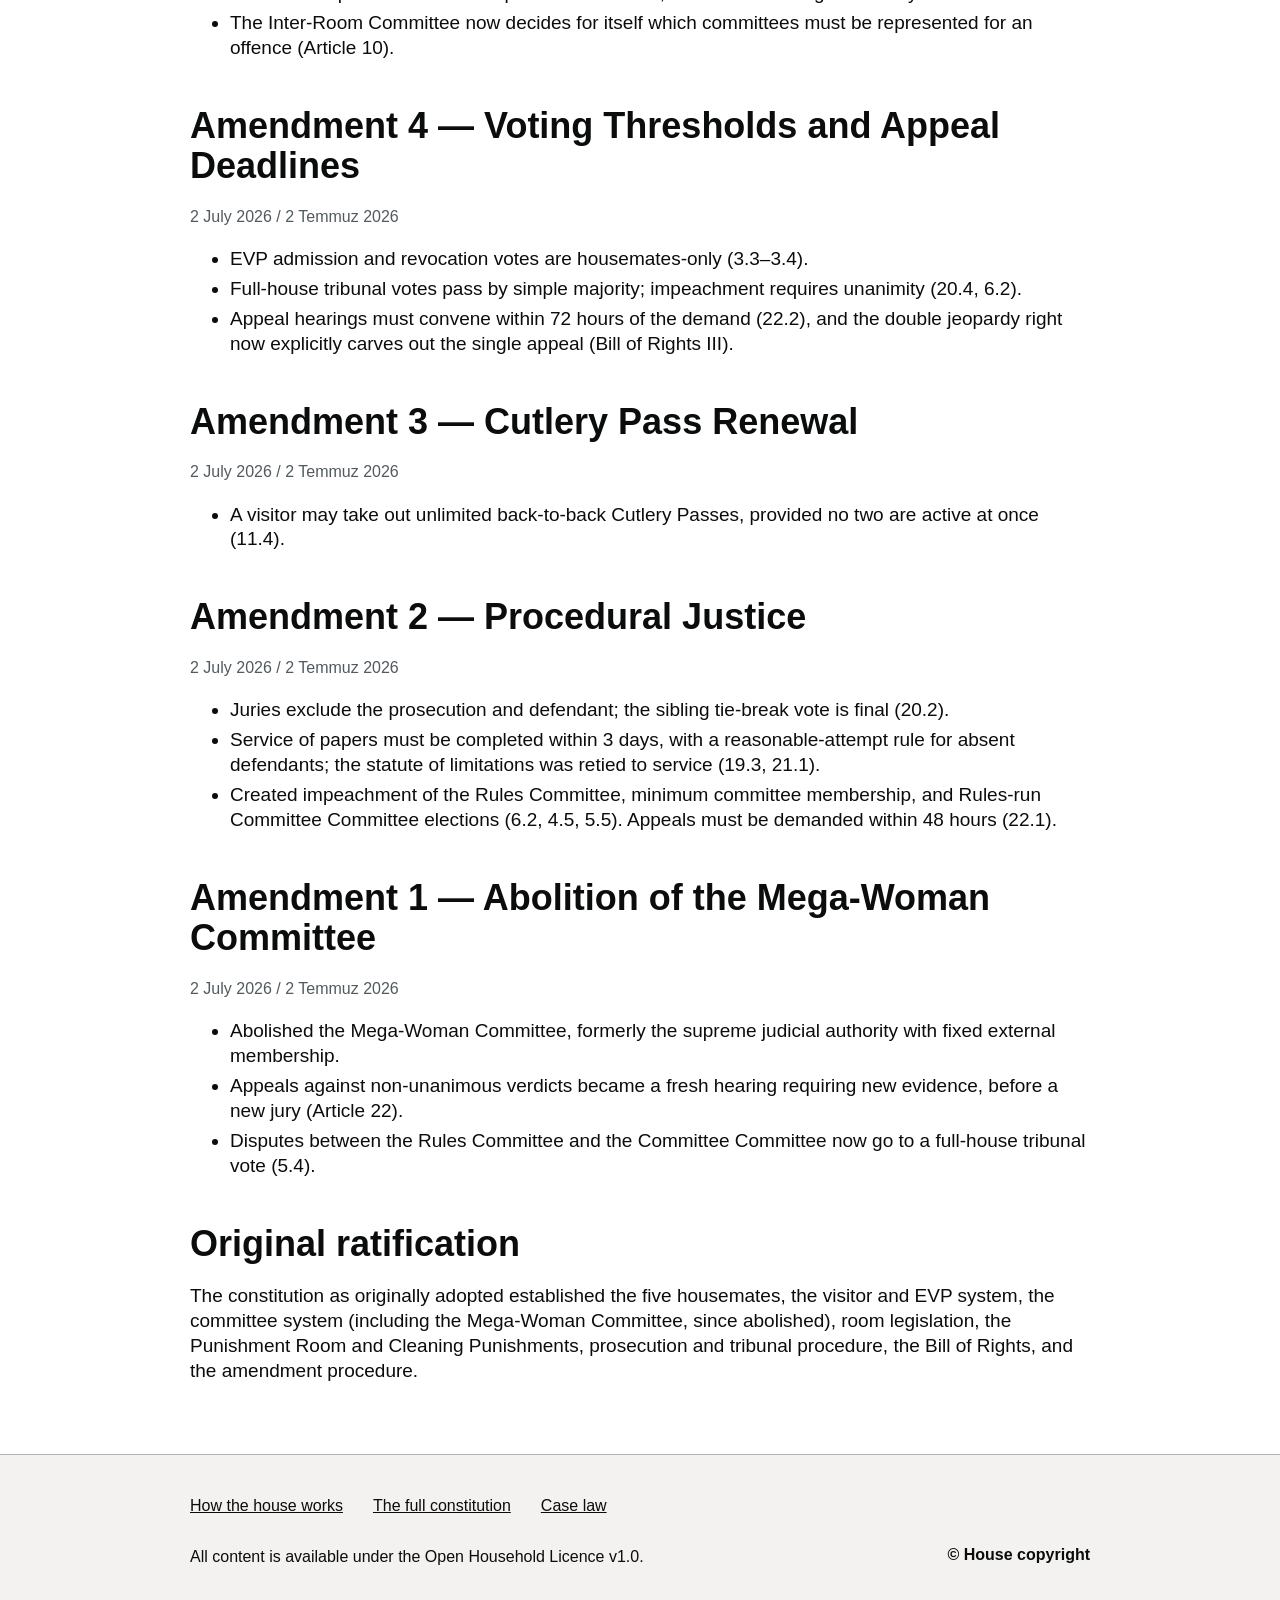
<file: amendments.html>
<!DOCTYPE html>
<html lang="en">
<head>
<meta charset="UTF-8">
<meta name="viewport" content="width=device-width, initial-scale=1.0">
<title>Amendment history - 19 Larkspur Terrace</title>
<link rel="stylesheet" href="style.css">
</head>
<body data-lang="en">

<div id="cookie-banner" class="cookie-banner" hidden>
  <div class="width-container">
    <h2><span lang="en">Cookies on 19 Larkspur Terrace</span><span lang="tr">19 Larkspur Terrace'ta çerezler</span></h2>
    <p><span lang="en">This house uses no cookies except those in the kitchen, which require a Temporary Crockery Pass.</span><span lang="tr">Bu ev, mutfaktakiler dışında çerez kullanmaz; onlar için de Geçici Tabak-Çanak Pasosu gerekir.</span></p>
    <button class="govuk-button" onclick="return acceptCookies()"><span lang="en">Accept house cookies</span><span lang="tr">Ev çerezlerini kabul et</span></button>
  </div>
</div>

<header class="govuk-header">
  <div class="govuk-header__inner">
    <a href="index.html" class="govuk-header__logo"><span class="govuk-header__crest">&#9878;</span> 19&nbsp;Larkspur&nbsp;Terrace</a>
    <a href="constitution.html" class="govuk-header__service"><span lang="en">The Constitution</span><span lang="tr">Anayasa</span></a>
  </div>
</header>

<div class="phase-banner">
  <div class="width-container">
    <span class="govuk-tag"><span lang="en">Official</span><span lang="tr">Resmî</span></span>
    <span><span lang="en">Amendments are proposed by the Rules Committee and ratified by the full house (Part VII).</span><span lang="tr">Değişiklikler Kurallar Komitesince önerilir ve tüm evce onaylanır (Bölüm VII).</span></span>
    <span class="phase-banner__spacer"></span>
    <span class="lang-toggle"><a href="#" onclick="return setLang('en')">English</a> | <a href="#" onclick="return setLang('tr')">Türkçe</a></span>
  </div>
</div>

<div class="width-container">
<ol class="govuk-breadcrumbs">
  <li><a href="index.html"><span lang="en">Home</span><span lang="tr">Ana sayfa</span></a></li>
  <li><span lang="en">Amendment history</span><span lang="tr">Değişiklik geçmişi</span></li>
</ol>

<main>
  <h1><span lang="en">Amendment history</span><span lang="tr">Değişiklik geçmişi</span></h1>
  <p class="govuk-body-l"><span lang="en">Every change made to the constitution since its original adoption, most recent first.</span><span lang="tr">Anayasanın ilk kabulünden bu yana yapılan tüm değişiklikler; en yenisi başta.</span></p>

  <h2><span lang="en">Amendment 8 &mdash; External Relations, Emergencies and Sentencing</span><span lang="tr">Değişiklik 8 &mdash; Dış İlişkiler, Olağanüstü Hâller ve Cezalandırma</span></h2>
  <p class="govuk-body-s">3 July 2026 / 3 Temmuz 2026</p>
  <ul>
    <li><span lang="en">Created Part VIII, containing the Foreign Affairs Committee and the treaty power (Article 23) and States of Emergency (Article 24).</span><span lang="tr">Dışişleri Komitesi ile antlaşma yetkisini (Madde 23) ve Olağanüstü Hâlleri (Madde 24) içeren Bölüm VIII oluşturuldu.</span></li>
    <li><span lang="en">Added sponsor liability: whoever signs a visitor in serves their unserved sentence (clause 2.4).</span><span lang="tr">Kefil sorumluluğu eklendi: ziyaretçiyi kaydeden kişi, çekilmeyen cezasını onun yerine çeker (hüküm 2.4).</span></li>
    <li><span lang="en">Added Schedule B, binding sentencing guidelines, with the duty to follow them in clause 16.4.</span><span lang="tr">Bağlayıcı ceza rehberi olan Ek B ve ona uyma yükümlülüğü (hüküm 16.4) eklendi.</span></li>
    <li><span lang="en">Added the Foreign Affairs Committee to Schedule A.</span><span lang="tr">Dışişleri Komitesi Ek A'ya eklendi.</span></li>
  </ul>

  <h2><span lang="en">Amendment 7 &mdash; Election Cycles and the Location Committee's Procedure</span><span lang="tr">Değişiklik 7 &mdash; Seçim Döngüleri ve Konum Komitesi Usulü</span></h2>
  <p class="govuk-body-s">2 July 2026 / 2 Temmuz 2026</p>
  <ul>
    <li><span lang="en">Every committee now holds monthly elections by default (4.4), closing the gap where only room-based committees had a stated cycle.</span><span lang="tr">Artık her komite varsayılan olarak aylık seçim yapar (4.4); yalnızca oda bazlı komitelerin döngüsünün belirtilmiş olduğu boşluk kapatıldı.</span></li>
    <li><span lang="en">Defined who may refer a matter to the Location Committee, and routed appeals from its rulings to a jury trial specifically (8.1&ndash;8.2, 19.3).</span><span lang="tr">Konum Komitesine kimin başvurabileceği tanımlandı ve kararlarına itirazlar özel olarak jürili yargılamaya yönlendirildi (8.1&ndash;8.2, 19.3).</span></li>
  </ul>

  <h2><span lang="en">Amendment 6 &mdash; Creation of the Location Committee</span><span lang="tr">Değişiklik 6 &mdash; Konum Komitesinin Kurulması</span></h2>
  <p class="govuk-body-s">2 July 2026 / 2 Temmuz 2026</p>
  <ul>
    <li><span lang="en">Created the Location Committee (Article 8) to rule on whereabouts disputes, including contested service of papers.</span><span lang="tr">Tebligat ihtilafları dâhil, konum uyuşmazlıklarını karara bağlamak üzere Konum Komitesi (Madde 8) kuruldu.</span></li>
    <li><span lang="en">Bedroom odour offences now formally trigger the Inter-Room Committee (14.3).</span><span lang="tr">Yatak odası koku suçları artık resmen Odalar Arası Komiteyi devreye sokar (14.3).</span></li>
    <li><span lang="en">Clarified that multiple offences charged together may each draw a cleaning tier (17.2), and that candidates vote in their own committee races (4.2).</span><span lang="tr">Birlikte isnat edilen suçların her birinin kendi temizlik kademesini alabileceği (17.2) ve adayların kendi yarışlarında oy kullanabileceği (4.2) netleştirildi.</span></li>
  </ul>

  <h2><span lang="en">Amendment 5 &mdash; Individual Impeachment and the Inter-Room Redesign</span><span lang="tr">Değişiklik 5 &mdash; Bireysel Azil ve Odalar Arası Komitenin Yeniden Tasarımı</span></h2>
  <p class="govuk-body-s">2 July 2026 / 2 Temmuz 2026</p>
  <ul>
    <li><span lang="en">Impeachment now targets individual Rules Committee members, one vote per member (6.2).</span><span lang="tr">Azil artık Kurallar Komitesi üyelerini tek tek hedefler; her üye için ayrı oylama gerekir (6.2).</span></li>
    <li><span lang="en">Removed duplicate amendment-procedure clauses; Part VII is the single authority.</span><span lang="tr">Yinelenen değişiklik-usulü hükümleri kaldırıldı; tek merci Bölüm VII'dir.</span></li>
    <li><span lang="en">The Inter-Room Committee now decides for itself which committees must be represented for an offence (Article 10).</span><span lang="tr">Odalar Arası Komite, bir suç için hangi komitelerin temsil edilmesi gerektiğine artık kendisi karar verir (Madde 10).</span></li>
  </ul>

  <h2><span lang="en">Amendment 4 &mdash; Voting Thresholds and Appeal Deadlines</span><span lang="tr">Değişiklik 4 &mdash; Oylama Eşikleri ve Temyiz Süreleri</span></h2>
  <p class="govuk-body-s">2 July 2026 / 2 Temmuz 2026</p>
  <ul>
    <li><span lang="en">EVP admission and revocation votes are housemates-only (3.3&ndash;3.4).</span><span lang="tr">EVP kabul ve iptal oylamaları yalnızca ev arkadaşlarına özgüdür (3.3&ndash;3.4).</span></li>
    <li><span lang="en">Full-house tribunal votes pass by simple majority; impeachment requires unanimity (20.4, 6.2).</span><span lang="tr">Tüm ev divan oylamaları salt çoğunlukla geçer; azil oybirliği gerektirir (20.4, 6.2).</span></li>
    <li><span lang="en">Appeal hearings must convene within 72 hours of the demand (22.2), and the double jeopardy right now explicitly carves out the single appeal (Bill of Rights III).</span><span lang="tr">Temyiz duruşmaları talepten itibaren 72 saat içinde toplanmalıdır (22.2) ve çifte yargılanmama hakkı artık tek temyizi açıkça ayrık tutar (Haklar Bildirgesi III).</span></li>
  </ul>

  <h2><span lang="en">Amendment 3 &mdash; Cutlery Pass Renewal</span><span lang="tr">Değişiklik 3 &mdash; Çatal-Bıçak Pasosunun Yenilenmesi</span></h2>
  <p class="govuk-body-s">2 July 2026 / 2 Temmuz 2026</p>
  <ul>
    <li><span lang="en">A visitor may take out unlimited back-to-back Cutlery Passes, provided no two are active at once (11.4).</span><span lang="tr">Bir ziyaretçi, aynı anda ikisi etkin olmamak şartıyla sınırsız sayıda art arda Çatal-Bıçak Pasosu alabilir (11.4).</span></li>
  </ul>

  <h2><span lang="en">Amendment 2 &mdash; Procedural Justice</span><span lang="tr">Değişiklik 2 &mdash; Usul Adaleti</span></h2>
  <p class="govuk-body-s">2 July 2026 / 2 Temmuz 2026</p>
  <ul>
    <li><span lang="en">Juries exclude the prosecution and defendant; the sibling tie-break vote is final (20.2).</span><span lang="tr">Jüriler kovuşturan ve sanığı dışlar; kardeşin eşitlik bozan oyu kesindir (20.2).</span></li>
    <li><span lang="en">Service of papers must be completed within 3 days, with a reasonable-attempt rule for absent defendants; the statute of limitations was retied to service (19.3, 21.1).</span><span lang="tr">Tebligat 3 gün içinde tamamlanmalıdır; bulunamayan sanıklar için makul girişim kuralı getirildi ve zamanaşımı tebligata bağlandı (19.3, 21.1).</span></li>
    <li><span lang="en">Created impeachment of the Rules Committee, minimum committee membership, and Rules-run Committee Committee elections (6.2, 4.5, 5.5). Appeals must be demanded within 48 hours (22.1).</span><span lang="tr">Kurallar Komitesinin azli, asgari komite üyeliği ve Komite Komitesi seçimlerinin Kurallar Komitesince yürütülmesi getirildi (6.2, 4.5, 5.5). Temyiz 48 saat içinde talep edilmelidir (22.1).</span></li>
  </ul>

  <h2><span lang="en">Amendment 1 &mdash; Abolition of the Mega-Woman Committee</span><span lang="tr">Değişiklik 1 &mdash; Mega-Woman Komitesinin Kaldırılması</span></h2>
  <p class="govuk-body-s">2 July 2026 / 2 Temmuz 2026</p>
  <ul>
    <li><span lang="en">Abolished the Mega-Woman Committee, formerly the supreme judicial authority with fixed external membership.</span><span lang="tr">Daha önce sabit harici üyeliğe sahip en yüksek yargı mercii olan Mega-Woman Komitesi kaldırıldı.</span></li>
    <li><span lang="en">Appeals against non-unanimous verdicts became a fresh hearing requiring new evidence, before a new jury (Article 22).</span><span lang="tr">Oybirliği olmayan kararlara temyiz; yeni delil gerektiren, yeni bir jüri önünde görülen yeni bir duruşma hâline geldi (Madde 22).</span></li>
    <li><span lang="en">Disputes between the Rules Committee and the Committee Committee now go to a full-house tribunal vote (5.4).</span><span lang="tr">Kurallar Komitesi ile Komite Komitesi arasındaki uyuşmazlıklar artık tüm evin divan oylamasına gider (5.4).</span></li>
  </ul>

  <h2><span lang="en">Original ratification</span><span lang="tr">İlk onay</span></h2>
  <p><span lang="en">The constitution as originally adopted established the five housemates, the visitor and EVP system, the committee system (including the Mega-Woman Committee, since abolished), room legislation, the Punishment Room and Cleaning Punishments, prosecution and tribunal procedure, the Bill of Rights, and the amendment procedure.</span><span lang="tr">İlk kabul edilen anayasa; beş ev arkadaşını, ziyaretçi ve EVP sistemini, komite sistemini (sonradan kaldırılan Mega-Woman Komitesi dâhil), oda mevzuatını, Ceza Odası ve Temizlik Cezalarını, kovuşturma ve divan usulünü, Haklar Bildirgesi'ni ve değişiklik usulünü tesis etmiştir.</span></p>
</main>
</div>

<footer class="govuk-footer">
  <div class="width-container">
    <ul class="govuk-footer__links">
      <li><a href="index.html"><span lang="en">How the house works</span><span lang="tr">Ev nasıl işler</span></a></li>
      <li><a href="constitution.html"><span lang="en">The full constitution</span><span lang="tr">Anayasanın tamamı</span></a></li>
      <li><a href="case-law.html"><span lang="en">Case law</span><span lang="tr">İçtihat</span></a></li>
    </ul>
    <div class="govuk-footer__meta">
      <div class="govuk-footer__licence"><p><span lang="en">All content is available under the Open Household Licence v1.0.</span><span lang="tr">Tüm içerik Açık Hane Lisansı v1.0 kapsamında sunulur.</span></p></div>
      <div class="govuk-footer__copyright"><span lang="en">&copy; House copyright</span><span lang="tr">&copy; Hane telif hakkı</span></div>
    </div>
  </div>
</footer>

<script src="site.js"></script>
</body>
</html>
</file>
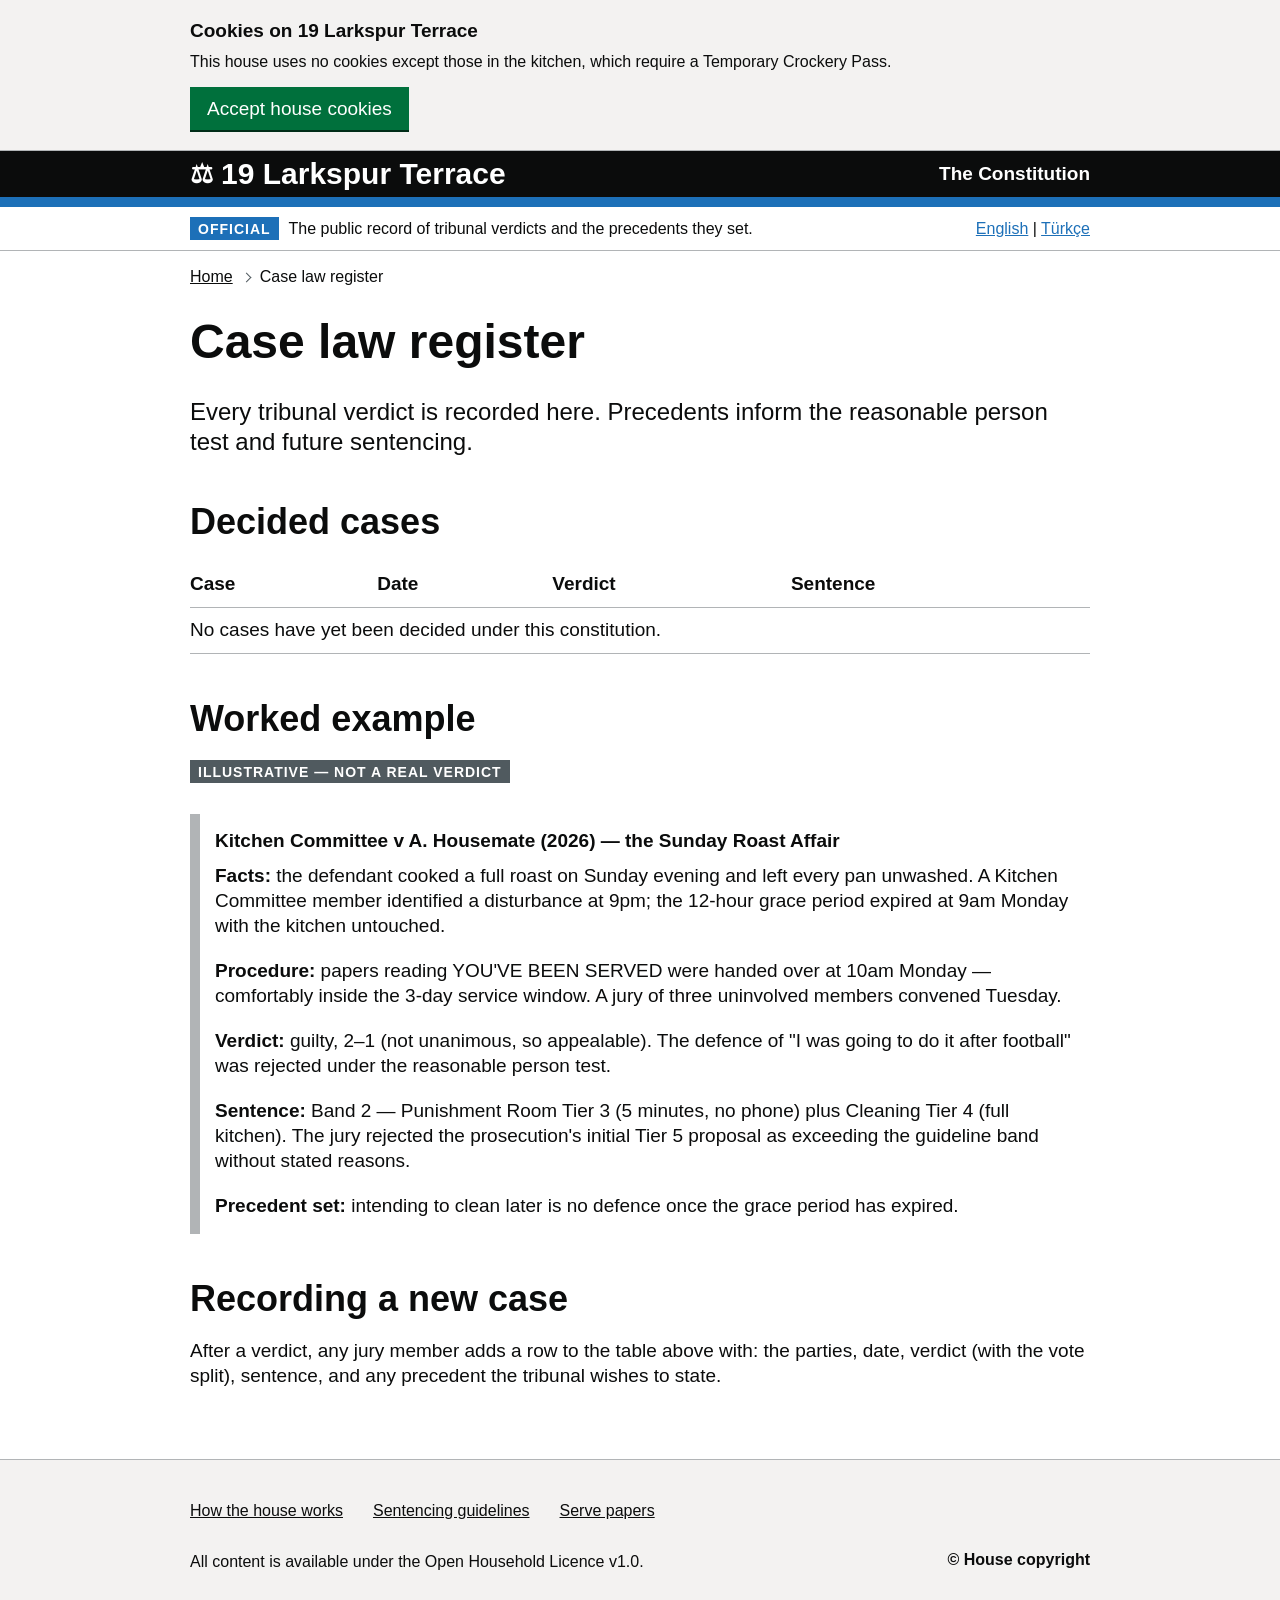
<file: case-law.html>
<!DOCTYPE html>
<html lang="en">
<head>
<meta charset="UTF-8">
<meta name="viewport" content="width=device-width, initial-scale=1.0">
<title>Case law register - 19 Larkspur Terrace</title>
<link rel="stylesheet" href="style.css">
</head>
<body data-lang="en">

<div id="cookie-banner" class="cookie-banner" hidden>
  <div class="width-container">
    <h2><span lang="en">Cookies on 19 Larkspur Terrace</span><span lang="tr">19 Larkspur Terrace'ta çerezler</span></h2>
    <p><span lang="en">This house uses no cookies except those in the kitchen, which require a Temporary Crockery Pass.</span><span lang="tr">Bu ev, mutfaktakiler dışında çerez kullanmaz; onlar için de Geçici Tabak-Çanak Pasosu gerekir.</span></p>
    <button class="govuk-button" onclick="return acceptCookies()"><span lang="en">Accept house cookies</span><span lang="tr">Ev çerezlerini kabul et</span></button>
  </div>
</div>

<header class="govuk-header">
  <div class="govuk-header__inner">
    <a href="index.html" class="govuk-header__logo"><span class="govuk-header__crest">&#9878;</span> 19&nbsp;Larkspur&nbsp;Terrace</a>
    <a href="constitution.html" class="govuk-header__service"><span lang="en">The Constitution</span><span lang="tr">Anayasa</span></a>
  </div>
</header>

<div class="phase-banner">
  <div class="width-container">
    <span class="govuk-tag"><span lang="en">Official</span><span lang="tr">Resmî</span></span>
    <span><span lang="en">The public record of tribunal verdicts and the precedents they set.</span><span lang="tr">Divan kararlarının ve oluşturdukları emsallerin kamuya açık kaydı.</span></span>
    <span class="phase-banner__spacer"></span>
    <span class="lang-toggle"><a href="#" onclick="return setLang('en')">English</a> | <a href="#" onclick="return setLang('tr')">Türkçe</a></span>
  </div>
</div>

<div class="width-container">
<ol class="govuk-breadcrumbs">
  <li><a href="index.html"><span lang="en">Home</span><span lang="tr">Ana sayfa</span></a></li>
  <li><span lang="en">Case law register</span><span lang="tr">İçtihat kaydı</span></li>
</ol>

<main>
  <h1><span lang="en">Case law register</span><span lang="tr">İçtihat kaydı</span></h1>
  <p class="govuk-body-l"><span lang="en">Every tribunal verdict is recorded here. Precedents inform the reasonable person test and future sentencing.</span><span lang="tr">Her divan kararı burada kayda geçirilir. Emsaller, makul kişi testine ve gelecekteki cezalara yol gösterir.</span></p>

  <h2><span lang="en">Decided cases</span><span lang="tr">Karara bağlanmış davalar</span></h2>
  <table class="govuk-table">
    <thead><tr>
      <th><span lang="en">Case</span><span lang="tr">Dava</span></th>
      <th><span lang="en">Date</span><span lang="tr">Tarih</span></th>
      <th><span lang="en">Verdict</span><span lang="tr">Karar</span></th>
      <th><span lang="en">Sentence</span><span lang="tr">Ceza</span></th>
    </tr></thead>
    <tbody>
      <tr><td colspan="4"><span lang="en">No cases have yet been decided under this constitution.</span><span lang="tr">Bu anayasa altında henüz karara bağlanmış dava yoktur.</span></td></tr>
    </tbody>
  </table>

  <h2><span lang="en">Worked example</span><span lang="tr">Örnek dava</span></h2>
  <p><span class="govuk-tag govuk-tag--grey"><span lang="en">Illustrative &mdash; not a real verdict</span><span lang="tr">Örnektir &mdash; gerçek karar değildir</span></span></p>
  <div class="govuk-inset-text">
    <p class="bor-title"><span lang="en">Kitchen Committee v A. Housemate (2026) &mdash; the Sunday Roast Affair</span><span lang="tr">Mutfak Komitesi / Bir Ev Arkadaşı (2026) &mdash; Pazar Rostosu Vakası</span></p>
    <p><span lang="en"><strong>Facts:</strong> the defendant cooked a full roast on Sunday evening and left every pan unwashed. A Kitchen Committee member identified a disturbance at 9pm; the 12-hour grace period expired at 9am Monday with the kitchen untouched.</span><span lang="tr"><strong>Olaylar:</strong> sanık pazar akşamı tam bir rosto pişirmiş ve tüm tencereleri yıkamadan bırakmıştır. Bir Mutfak Komitesi üyesi saat 21.00'de müdahaleyi tespit etmiş; 12 saatlik hoşgörü süresi pazartesi 09.00'da, mutfağa dokunulmamış hâlde dolmuştur.</span></p>
    <p><span lang="en"><strong>Procedure:</strong> papers reading YOU'VE BEEN SERVED were handed over at 10am Monday &mdash; comfortably inside the 3-day service window. A jury of three uninvolved members convened Tuesday.</span><span lang="tr"><strong>Usul:</strong> TEBLİĞ EDİLDİNİZ yazılı evrak pazartesi 10.00'da teslim edilmiştir &mdash; 3 günlük tebligat süresi içinde. Tarafsız üç kişilik jüri salı günü toplanmıştır.</span></p>
    <p><span lang="en"><strong>Verdict:</strong> guilty, 2&ndash;1 (not unanimous, so appealable). The defence of "I was going to do it after football" was rejected under the reasonable person test.</span><span lang="tr"><strong>Karar:</strong> 2'ye 1 suçlu (oybirliği yok, dolayısıyla temyiz edilebilir). "Maçtan sonra yapacaktım" savunması makul kişi testi uyarınca reddedilmiştir.</span></p>
    <p><span lang="en"><strong>Sentence:</strong> Band 2 &mdash; Punishment Room Tier 3 (5 minutes, no phone) plus Cleaning Tier 4 (full kitchen). The jury rejected the prosecution's initial Tier 5 proposal as exceeding the guideline band without stated reasons.</span><span lang="tr"><strong>Ceza:</strong> Bant 2 &mdash; Ceza Odası Kademe 3 (5 dakika, telefonsuz) artı Temizlik Kademesi 4 (tüm mutfak). Jüri, kovuşturmanın ilk Kademe 5 önerisini, gerekçesiz biçimde rehber bandını aştığı için reddetmiştir.</span></p>
    <p><span lang="en"><strong>Precedent set:</strong> intending to clean later is no defence once the grace period has expired.</span><span lang="tr"><strong>Oluşan emsal:</strong> hoşgörü süresi dolduktan sonra "sonra temizleyecektim" niyeti savunma değildir.</span></p>
  </div>

  <h2><span lang="en">Recording a new case</span><span lang="tr">Yeni dava kaydı</span></h2>
  <p><span lang="en">After a verdict, any jury member adds a row to the table above with: the parties, date, verdict (with the vote split), sentence, and any precedent the tribunal wishes to state.</span><span lang="tr">Karardan sonra herhangi bir jüri üyesi yukarıdaki tabloya şu bilgilerle bir satır ekler: taraflar, tarih, karar (oy dağılımıyla), ceza ve divanın belirtmek istediği emsal.</span></p>
</main>
</div>

<footer class="govuk-footer">
  <div class="width-container">
    <ul class="govuk-footer__links">
      <li><a href="index.html"><span lang="en">How the house works</span><span lang="tr">Ev nasıl işler</span></a></li>
      <li><a href="sentencing.html"><span lang="en">Sentencing guidelines</span><span lang="tr">Ceza rehberi</span></a></li>
      <li><a href="serve.html"><span lang="en">Serve papers</span><span lang="tr">Tebligat düzenle</span></a></li>
    </ul>
    <div class="govuk-footer__meta">
      <div class="govuk-footer__licence"><p><span lang="en">All content is available under the Open Household Licence v1.0.</span><span lang="tr">Tüm içerik Açık Hane Lisansı v1.0 kapsamında sunulur.</span></p></div>
      <div class="govuk-footer__copyright"><span lang="en">&copy; House copyright</span><span lang="tr">&copy; Hane telif hakkı</span></div>
    </div>
  </div>
</footer>

<script src="site.js"></script>
</body>
</html>
</file>
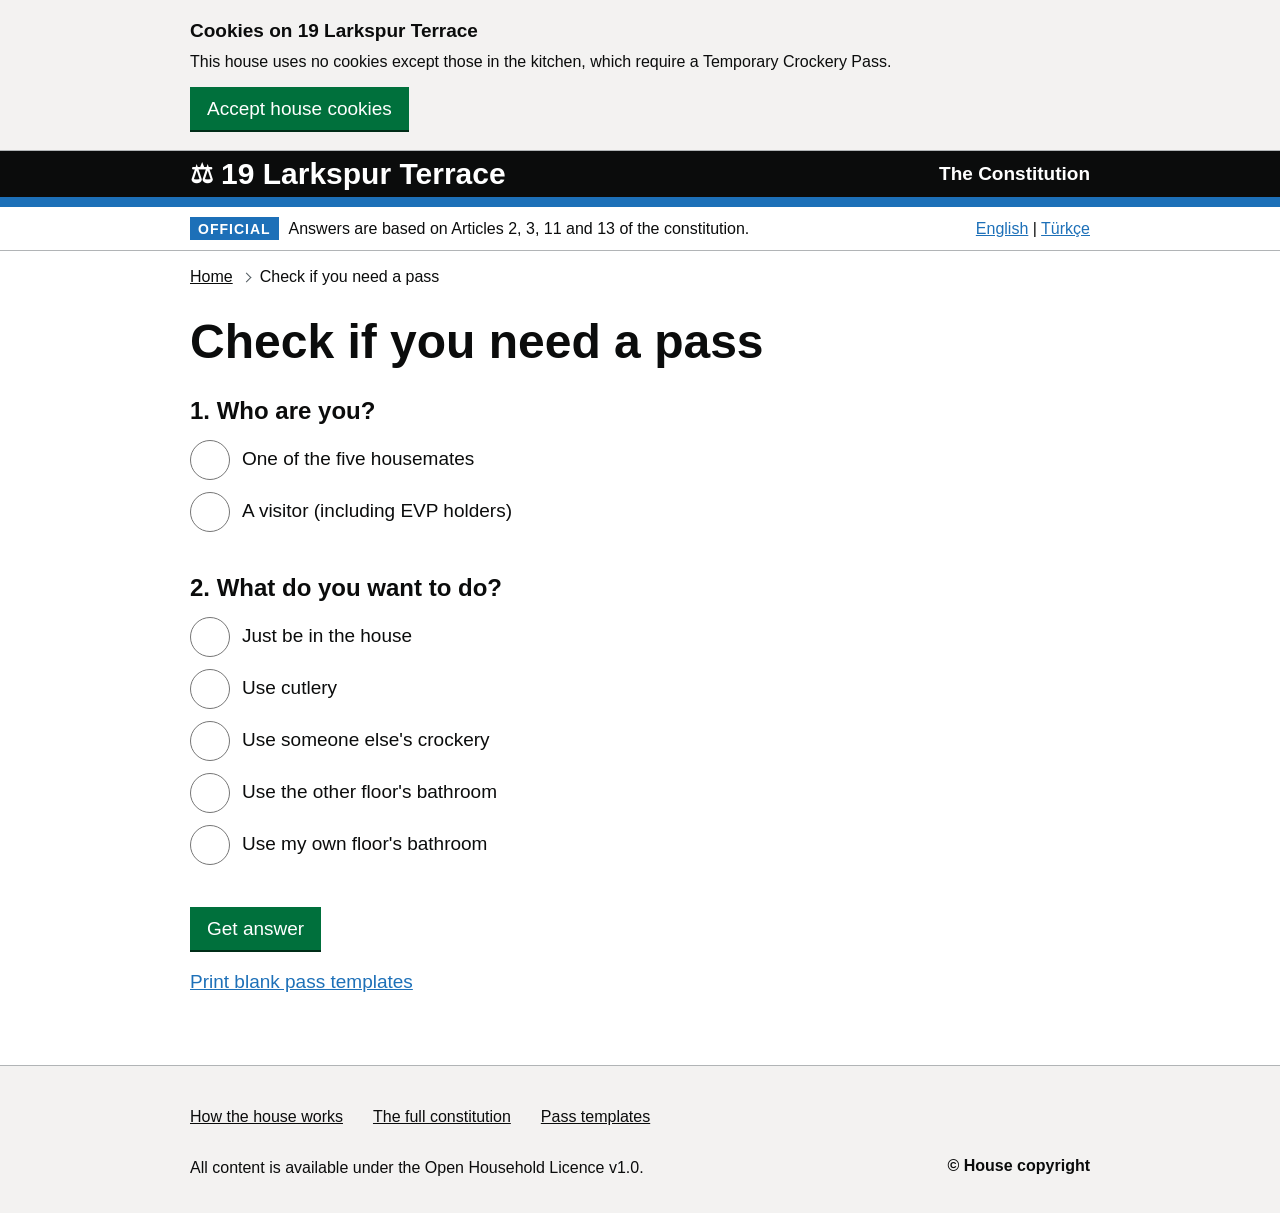
<file: check-pass.html>
<!DOCTYPE html>
<html lang="en">
<head>
<meta charset="UTF-8">
<meta name="viewport" content="width=device-width, initial-scale=1.0">
<title>Check if you need a pass - 19 Larkspur Terrace</title>
<link rel="stylesheet" href="style.css">
</head>
<body data-lang="en">

<div id="cookie-banner" class="cookie-banner" hidden>
  <div class="width-container">
    <h2><span lang="en">Cookies on 19 Larkspur Terrace</span><span lang="tr">19 Larkspur Terrace'ta çerezler</span></h2>
    <p><span lang="en">This house uses no cookies except those in the kitchen, which require a Temporary Crockery Pass.</span><span lang="tr">Bu ev, mutfaktakiler dışında çerez kullanmaz; onlar için de Geçici Tabak-Çanak Pasosu gerekir.</span></p>
    <button class="govuk-button" onclick="return acceptCookies()"><span lang="en">Accept house cookies</span><span lang="tr">Ev çerezlerini kabul et</span></button>
  </div>
</div>

<header class="govuk-header">
  <div class="govuk-header__inner">
    <a href="index.html" class="govuk-header__logo"><span class="govuk-header__crest">&#9878;</span> 19&nbsp;Larkspur&nbsp;Terrace</a>
    <a href="constitution.html" class="govuk-header__service"><span lang="en">The Constitution</span><span lang="tr">Anayasa</span></a>
  </div>
</header>

<div class="phase-banner">
  <div class="width-container">
    <span class="govuk-tag"><span lang="en">Official</span><span lang="tr">Resmî</span></span>
    <span><span lang="en">Answers are based on Articles 2, 3, 11 and 13 of the constitution.</span><span lang="tr">Yanıtlar anayasanın 2, 3, 11 ve 13. maddelerine dayanır.</span></span>
    <span class="phase-banner__spacer"></span>
    <span class="lang-toggle"><a href="#" onclick="return setLang('en')">English</a> | <a href="#" onclick="return setLang('tr')">Türkçe</a></span>
  </div>
</div>

<div class="width-container">
<ol class="govuk-breadcrumbs">
  <li><a href="index.html"><span lang="en">Home</span><span lang="tr">Ana sayfa</span></a></li>
  <li><span lang="en">Check if you need a pass</span><span lang="tr">Paso kontrolü</span></li>
</ol>

<main>
  <h1><span lang="en">Check if you need a pass</span><span lang="tr">Paso gerekip gerekmediğini kontrol edin</span></h1>

  <form id="checker" onsubmit="return showResult()">
    <div class="govuk-form-group">
      <fieldset class="govuk-fieldset">
        <legend class="govuk-fieldset__legend"><span lang="en">1. Who are you?</span><span lang="tr">1. Kimsiniz?</span></legend>
        <div class="govuk-radios__item">
          <input class="govuk-radios__input" type="radio" name="who" id="who-housemate" value="housemate" required>
          <label class="govuk-radios__label" for="who-housemate"><span lang="en">One of the five housemates</span><span lang="tr">Beş ev arkadaşından biri</span></label>
        </div>
        <div class="govuk-radios__item">
          <input class="govuk-radios__input" type="radio" name="who" id="who-visitor" value="visitor">
          <label class="govuk-radios__label" for="who-visitor"><span lang="en">A visitor (including EVP holders)</span><span lang="tr">Bir ziyaretçi (EVP sahipleri dâhil)</span></label>
        </div>
      </fieldset>
    </div>

    <div class="govuk-form-group">
      <fieldset class="govuk-fieldset">
        <legend class="govuk-fieldset__legend"><span lang="en">2. What do you want to do?</span><span lang="tr">2. Ne yapmak istiyorsunuz?</span></legend>
        <div class="govuk-radios__item">
          <input class="govuk-radios__input" type="radio" name="what" id="what-enter" value="enter" required>
          <label class="govuk-radios__label" for="what-enter"><span lang="en">Just be in the house</span><span lang="tr">Sadece evde bulunmak</span></label>
        </div>
        <div class="govuk-radios__item">
          <input class="govuk-radios__input" type="radio" name="what" id="what-cutlery" value="cutlery">
          <label class="govuk-radios__label" for="what-cutlery"><span lang="en">Use cutlery</span><span lang="tr">Çatal-bıçak kullanmak</span></label>
        </div>
        <div class="govuk-radios__item">
          <input class="govuk-radios__input" type="radio" name="what" id="what-crockery" value="crockery">
          <label class="govuk-radios__label" for="what-crockery"><span lang="en">Use someone else's crockery</span><span lang="tr">Başkasının tabak-çanağını kullanmak</span></label>
        </div>
        <div class="govuk-radios__item">
          <input class="govuk-radios__input" type="radio" name="what" id="what-bath-other" value="bath-other">
          <label class="govuk-radios__label" for="what-bath-other"><span lang="en">Use the other floor's bathroom</span><span lang="tr">Diğer katın banyosunu kullanmak</span></label>
        </div>
        <div class="govuk-radios__item">
          <input class="govuk-radios__input" type="radio" name="what" id="what-bath-own" value="bath-own">
          <label class="govuk-radios__label" for="what-bath-own"><span lang="en">Use my own floor's bathroom</span><span lang="tr">Kendi katımın banyosunu kullanmak</span></label>
        </div>
      </fieldset>
    </div>

    <button type="submit" class="govuk-button"><span lang="en">Get answer</span><span lang="tr">Yanıtı al</span></button>
  </form>

  <div id="results">
    <div class="govuk-panel result" id="r-none" hidden>
      <h2 class="govuk-panel__title"><span lang="en">No pass needed</span><span lang="tr">Paso gerekmez</span></h2>
      <div class="govuk-panel__body"><span lang="en">Nothing in the constitution restricts this. Carry on.</span><span lang="tr">Anayasada bunu kısıtlayan bir hüküm yok. Devam edin.</span></div>
    </div>
    <div class="govuk-panel result" id="r-visitor-pass" hidden>
      <h2 class="govuk-panel__title"><span lang="en">Visitor Pass required</span><span lang="tr">Ziyaretçi Pasosu gerekir</span></h2>
      <div class="govuk-panel__body"><span lang="en">You must be signed in by a housemate on entry (Article 2.1). Remember: whoever signs you in becomes your sponsor and is liable if you skip a sentence (2.4).</span><span lang="tr">Girişte bir ev arkadaşı tarafından kaydedilmelisiniz (Madde 2.1). Unutmayın: sizi kaydeden kişi kefiliniz olur ve cezanızı çekmezseniz sorumluluk ona geçer (2.4).</span></div>
    </div>
    <div class="govuk-panel result" id="r-cutlery" hidden>
      <h2 class="govuk-panel__title"><span lang="en">Temporary Cutlery Pass required</span><span lang="tr">Geçici Çatal-Bıçak Pasosu gerekir</span></h2>
      <div class="govuk-panel__body"><span lang="en">Take one from beside the cutlery drawer &mdash; no countersignature needed. You get 20 minutes including wash-up, renewable back-to-back as long as passes never overlap (Article 11.4).</span><span lang="tr">Çatal-bıçak çekmecesinin yanından bir tane alın &mdash; karşı imza gerekmez. Bulaşık dâhil 20 dakikanız var; pasolar çakışmadıkça art arda yenilenebilir (Madde 11.4).</span></div>
    </div>
    <div class="govuk-panel result" id="r-crockery" hidden>
      <h2 class="govuk-panel__title"><span lang="en">Temporary Crockery Pass required</span><span lang="tr">Geçici Tabak-Çanak Pasosu gerekir</span></h2>
      <div class="govuk-panel__body"><span lang="en">Complete a pass and get the owner's signature before using their crockery. No weekly limit (Article 11.3).</span><span lang="tr">Bir paso doldurun ve tabak-çanağı kullanmadan önce sahibinin imzasını alın. Haftalık sınır yoktur (Madde 11.3).</span></div>
    </div>
    <div class="govuk-panel govuk-panel--grey result" id="r-crockery-visitor" hidden>
      <h2 class="govuk-panel__title"><span lang="en">Not provided for</span><span lang="tr">Düzenlenmemiş</span></h2>
      <div class="govuk-panel__body"><span lang="en">Crockery Passes only exist for housemates (Article 11.3). As a visitor, ask the owner's permission directly &mdash; and remember your sponsor answers for you.</span><span lang="tr">Tabak-Çanak Pasoları yalnızca ev arkadaşları içindir (Madde 11.3). Ziyaretçi olarak doğrudan sahibinden izin isteyin &mdash; ve kefilinizin sizin adınıza sorumlu olduğunu unutmayın.</span></div>
    </div>
    <div class="govuk-panel result" id="r-bathroom" hidden>
      <h2 class="govuk-panel__title"><span lang="en">Temporary Bathroom Pass required</span><span lang="tr">Geçici Banyo Pasosu gerekir</span></h2>
      <div class="govuk-panel__body"><span lang="en">Get it countersigned by an owner of that floor. Maximum 3 uses a week; secret use is prosecutable, and forgetting the pass is no defence (Article 13.3).</span><span lang="tr">O katın sahiplerinden birine karşı imzalatın. Haftada en fazla 3 kullanım; gizli kullanım kovuşturulur ve pasoyu unutmak savunma değildir (Madde 13.3).</span></div>
    </div>
    <div class="govuk-panel govuk-panel--grey result" id="r-bathroom-visitor" hidden>
      <h2 class="govuk-panel__title"><span lang="en">Ask the floor's owners</span><span lang="tr">Kat sahiplerine sorun</span></h2>
      <div class="govuk-panel__body"><span lang="en">The constitution only regulates cross-floor bathroom use between housemates (Article 13.3). Visitors should get a floor owner's permission directly.</span><span lang="tr">Anayasa yalnızca ev arkadaşları arasındaki katlar arası banyo kullanımını düzenler (Madde 13.3). Ziyaretçiler doğrudan kat sahibinden izin almalıdır.</span></div>
    </div>
  </div>

  <p><a href="passes.html"><span lang="en">Print blank pass templates</span><span lang="tr">Boş paso şablonlarını yazdır</span></a></p>
</main>
</div>

<footer class="govuk-footer">
  <div class="width-container">
    <ul class="govuk-footer__links">
      <li><a href="index.html"><span lang="en">How the house works</span><span lang="tr">Ev nasıl işler</span></a></li>
      <li><a href="constitution.html"><span lang="en">The full constitution</span><span lang="tr">Anayasanın tamamı</span></a></li>
      <li><a href="passes.html"><span lang="en">Pass templates</span><span lang="tr">Paso şablonları</span></a></li>
    </ul>
    <div class="govuk-footer__meta">
      <div class="govuk-footer__licence"><p><span lang="en">All content is available under the Open Household Licence v1.0.</span><span lang="tr">Tüm içerik Açık Hane Lisansı v1.0 kapsamında sunulur.</span></p></div>
      <div class="govuk-footer__copyright"><span lang="en">&copy; House copyright</span><span lang="tr">&copy; Hane telif hakkı</span></div>
    </div>
  </div>
</footer>

<script src="site.js"></script>
<script>
function showResult() {
  var who = document.querySelector('input[name="who"]:checked').value;
  var what = document.querySelector('input[name="what"]:checked').value;
  var id;
  if (what === "enter")        id = (who === "visitor") ? "r-visitor-pass" : "r-none";
  else if (what === "cutlery") id = (who === "visitor") ? "r-cutlery" : "r-none";
  else if (what === "crockery")id = (who === "visitor") ? "r-crockery-visitor" : "r-crockery";
  else if (what === "bath-other") id = (who === "visitor") ? "r-bathroom-visitor" : "r-bathroom";
  else id = "r-none";
  document.querySelectorAll("#results .result").forEach(function (el) { el.hidden = true; });
  var panel = document.getElementById(id);
  panel.hidden = false;
  panel.scrollIntoView({ behavior: "smooth", block: "center" });
  return false;
}
</script>
</body>
</html>
</file>
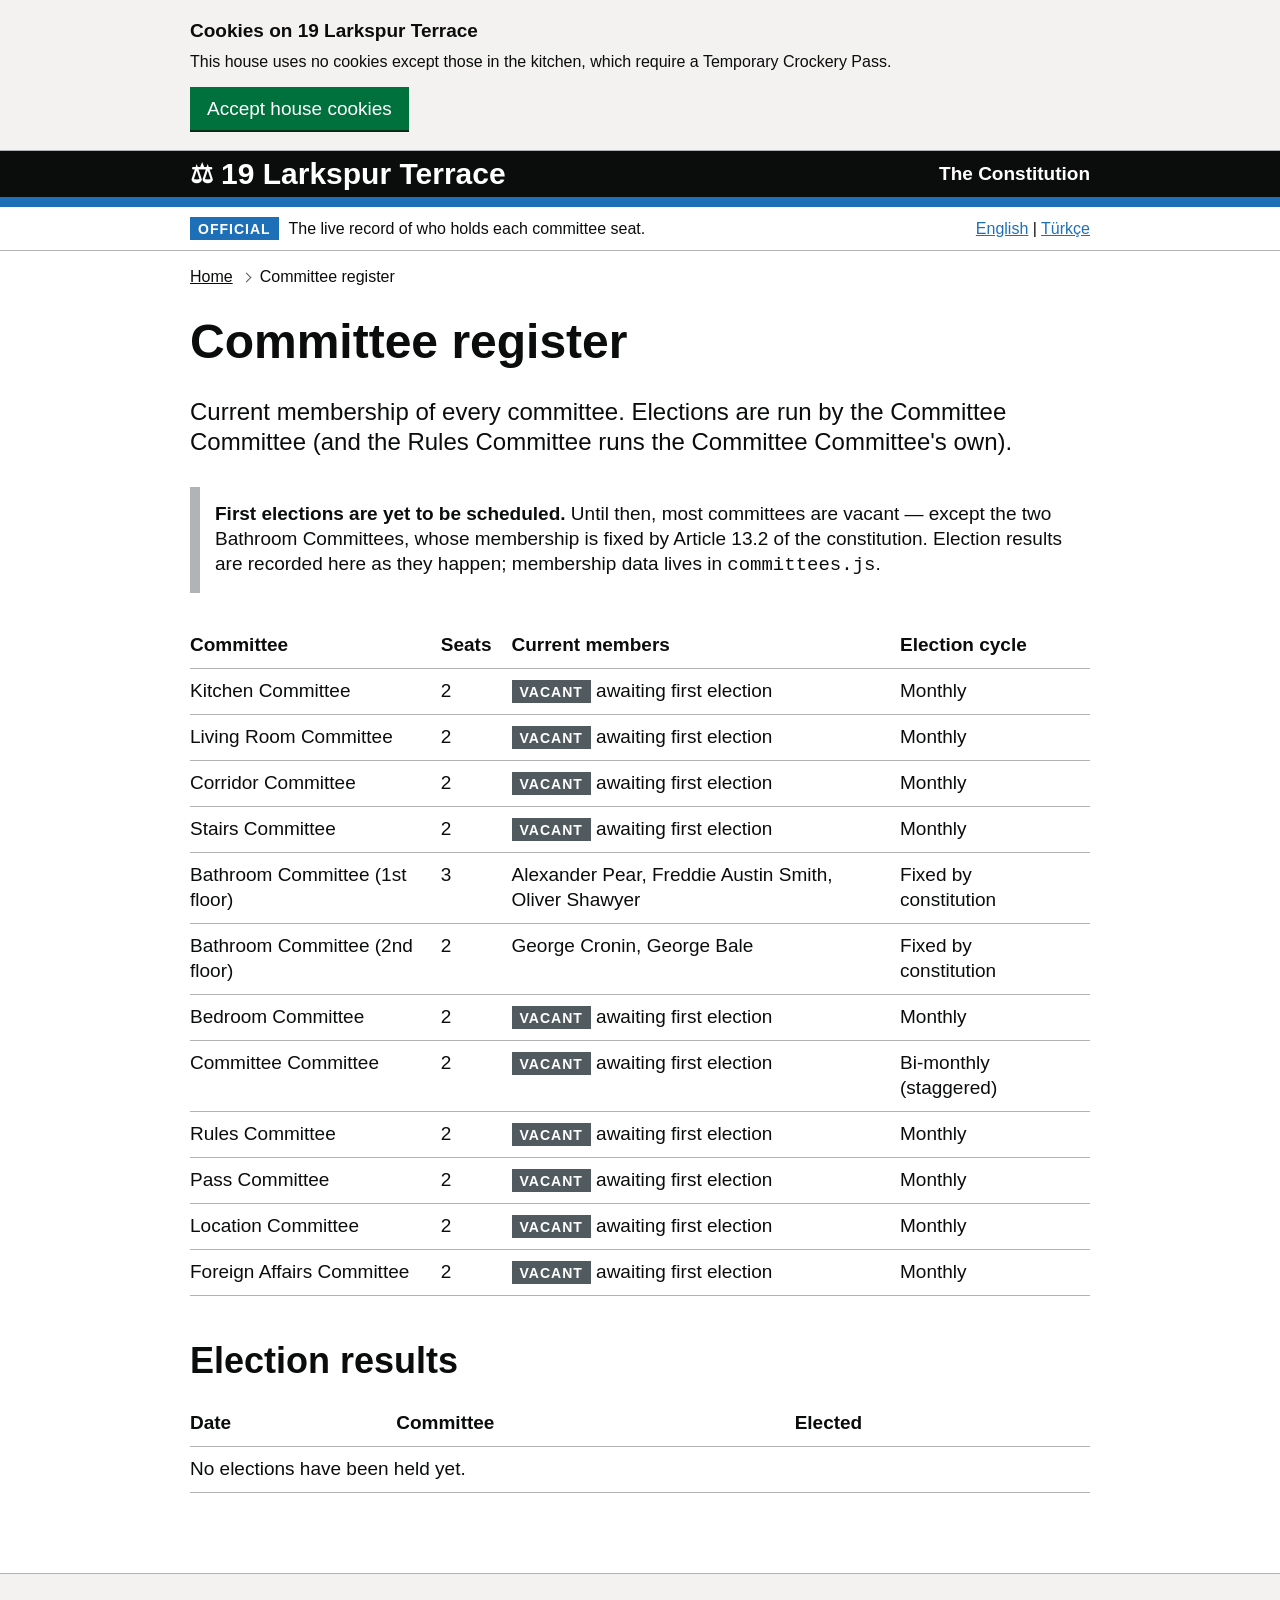
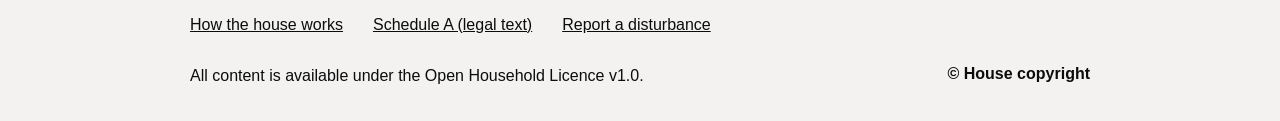
<file: committees.html>
<!DOCTYPE html>
<html lang="en">
<head>
<meta charset="UTF-8">
<meta name="viewport" content="width=device-width, initial-scale=1.0">
<title>Committee register - 19 Larkspur Terrace</title>
<link rel="stylesheet" href="style.css">
</head>
<body data-lang="en">

<div id="cookie-banner" class="cookie-banner" hidden>
  <div class="width-container">
    <h2><span lang="en">Cookies on 19 Larkspur Terrace</span><span lang="tr">19 Larkspur Terrace'ta çerezler</span></h2>
    <p><span lang="en">This house uses no cookies except those in the kitchen, which require a Temporary Crockery Pass.</span><span lang="tr">Bu ev, mutfaktakiler dışında çerez kullanmaz; onlar için de Geçici Tabak-Çanak Pasosu gerekir.</span></p>
    <button class="govuk-button" onclick="return acceptCookies()"><span lang="en">Accept house cookies</span><span lang="tr">Ev çerezlerini kabul et</span></button>
  </div>
</div>

<header class="govuk-header">
  <div class="govuk-header__inner">
    <a href="index.html" class="govuk-header__logo"><span class="govuk-header__crest">&#9878;</span> 19&nbsp;Larkspur&nbsp;Terrace</a>
    <a href="constitution.html" class="govuk-header__service"><span lang="en">The Constitution</span><span lang="tr">Anayasa</span></a>
  </div>
</header>

<div class="phase-banner">
  <div class="width-container">
    <span class="govuk-tag"><span lang="en">Official</span><span lang="tr">Resmî</span></span>
    <span><span lang="en">The live record of who holds each committee seat.</span><span lang="tr">Her komite koltuğunu kimin doldurduğunun güncel kaydı.</span></span>
    <span class="phase-banner__spacer"></span>
    <span class="lang-toggle"><a href="#" onclick="return setLang('en')">English</a> | <a href="#" onclick="return setLang('tr')">Türkçe</a></span>
  </div>
</div>

<div class="width-container">
<ol class="govuk-breadcrumbs">
  <li><a href="index.html"><span lang="en">Home</span><span lang="tr">Ana sayfa</span></a></li>
  <li><span lang="en">Committee register</span><span lang="tr">Komite kaydı</span></li>
</ol>

<main>
  <h1><span lang="en">Committee register</span><span lang="tr">Komite kaydı</span></h1>
  <p class="govuk-body-l"><span lang="en">Current membership of every committee. Elections are run by the Committee Committee (and the Rules Committee runs the Committee Committee's own).</span><span lang="tr">Tüm komitelerin güncel üyelikleri. Seçimleri Komite Komitesi yürütür (Komite Komitesinin kendi seçimlerini ise Kurallar Komitesi).</span></p>

  <div class="govuk-inset-text">
    <p><span lang="en"><strong>First elections are yet to be scheduled.</strong> Until then, most committees are vacant &mdash; except the two Bathroom Committees, whose membership is fixed by Article 13.2 of the constitution. Election results are recorded here as they happen; membership data lives in <code>committees.js</code>.</span><span lang="tr"><strong>İlk seçimler henüz takvime bağlanmamıştır.</strong> O zamana dek çoğu komite boştur &mdash; üyeliği anayasanın 13.2 maddesiyle sabitlenmiş iki Banyo Komitesi hariç. Seçim sonuçları gerçekleştikçe buraya işlenir; üyelik verisi <code>committees.js</code> dosyasındadır.</span></p>
  </div>

  <table class="govuk-table">
    <thead><tr>
      <th><span lang="en">Committee</span><span lang="tr">Komite</span></th>
      <th><span lang="en">Seats</span><span lang="tr">Koltuk</span></th>
      <th><span lang="en">Current members</span><span lang="tr">Mevcut üyeler</span></th>
      <th><span lang="en">Election cycle</span><span lang="tr">Seçim döngüsü</span></th>
    </tr></thead>
    <tbody id="register-body"></tbody>
  </table>

  <h2><span lang="en">Election results</span><span lang="tr">Seçim sonuçları</span></h2>
  <table class="govuk-table">
    <thead><tr>
      <th><span lang="en">Date</span><span lang="tr">Tarih</span></th>
      <th><span lang="en">Committee</span><span lang="tr">Komite</span></th>
      <th><span lang="en">Elected</span><span lang="tr">Seçilen</span></th>
    </tr></thead>
    <tbody>
      <tr><td colspan="3"><span lang="en">No elections have been held yet.</span><span lang="tr">Henüz seçim yapılmamıştır.</span></td></tr>
    </tbody>
  </table>
</main>
</div>

<footer class="govuk-footer">
  <div class="width-container">
    <ul class="govuk-footer__links">
      <li><a href="index.html"><span lang="en">How the house works</span><span lang="tr">Ev nasıl işler</span></a></li>
      <li><a href="constitution.html#sched"><span lang="en">Schedule A (legal text)</span><span lang="tr">Ek A (yasal metin)</span></a></li>
      <li><a href="report.html"><span lang="en">Report a disturbance</span><span lang="tr">Müdahale bildir</span></a></li>
    </ul>
    <div class="govuk-footer__meta">
      <div class="govuk-footer__licence"><p><span lang="en">All content is available under the Open Household Licence v1.0.</span><span lang="tr">Tüm içerik Açık Hane Lisansı v1.0 kapsamında sunulur.</span></p></div>
      <div class="govuk-footer__copyright"><span lang="en">&copy; House copyright</span><span lang="tr">&copy; Hane telif hakkı</span></div>
    </div>
  </div>
</footer>

<script src="site.js"></script>
<script src="committees.js"></script>
<script>
(function renderRegister() {
  var tbody = document.getElementById("register-body");
  COMMITTEES.forEach(function (c) {
    var tr = document.createElement("tr");
    var members = c.members.length
      ? c.members.map(function (m) { return HOUSEMATES[m].name; }).join(", ")
      : null;
    tr.innerHTML =
      '<td><span lang="en">' + c.nameEn + '</span><span lang="tr">' + c.nameTr + '</span></td>' +
      '<td>' + c.seats + '</td>' +
      '<td>' + (members
        ? members
        : '<span class="govuk-tag govuk-tag--grey"><span lang="en">Vacant</span><span lang="tr">Boş</span></span> <span lang="en">awaiting first election</span><span lang="tr">ilk seçimi bekliyor</span>') + '</td>' +
      '<td><span lang="en">' + c.cycleEn + '</span><span lang="tr">' + c.cycleTr + '</span></td>';
    tbody.appendChild(tr);
  });
})();
</script>
</body>
</html>
</file>
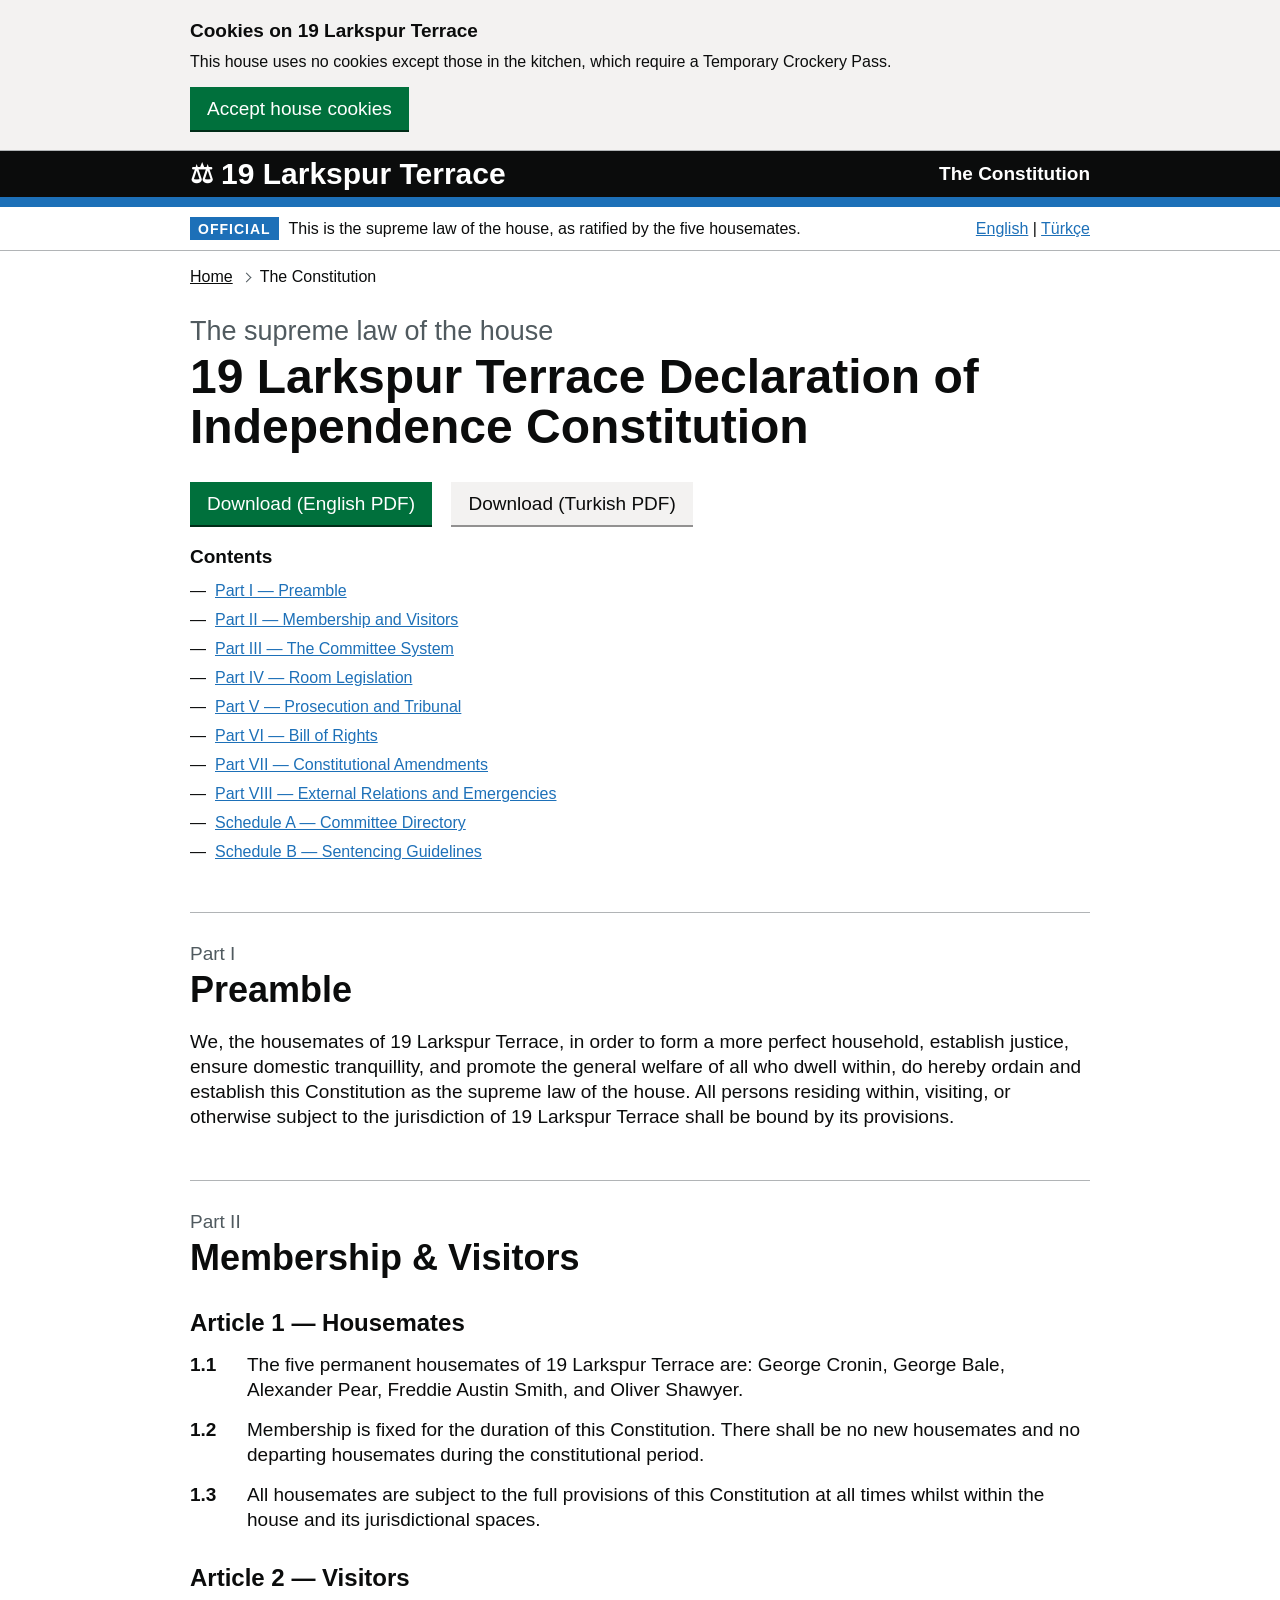
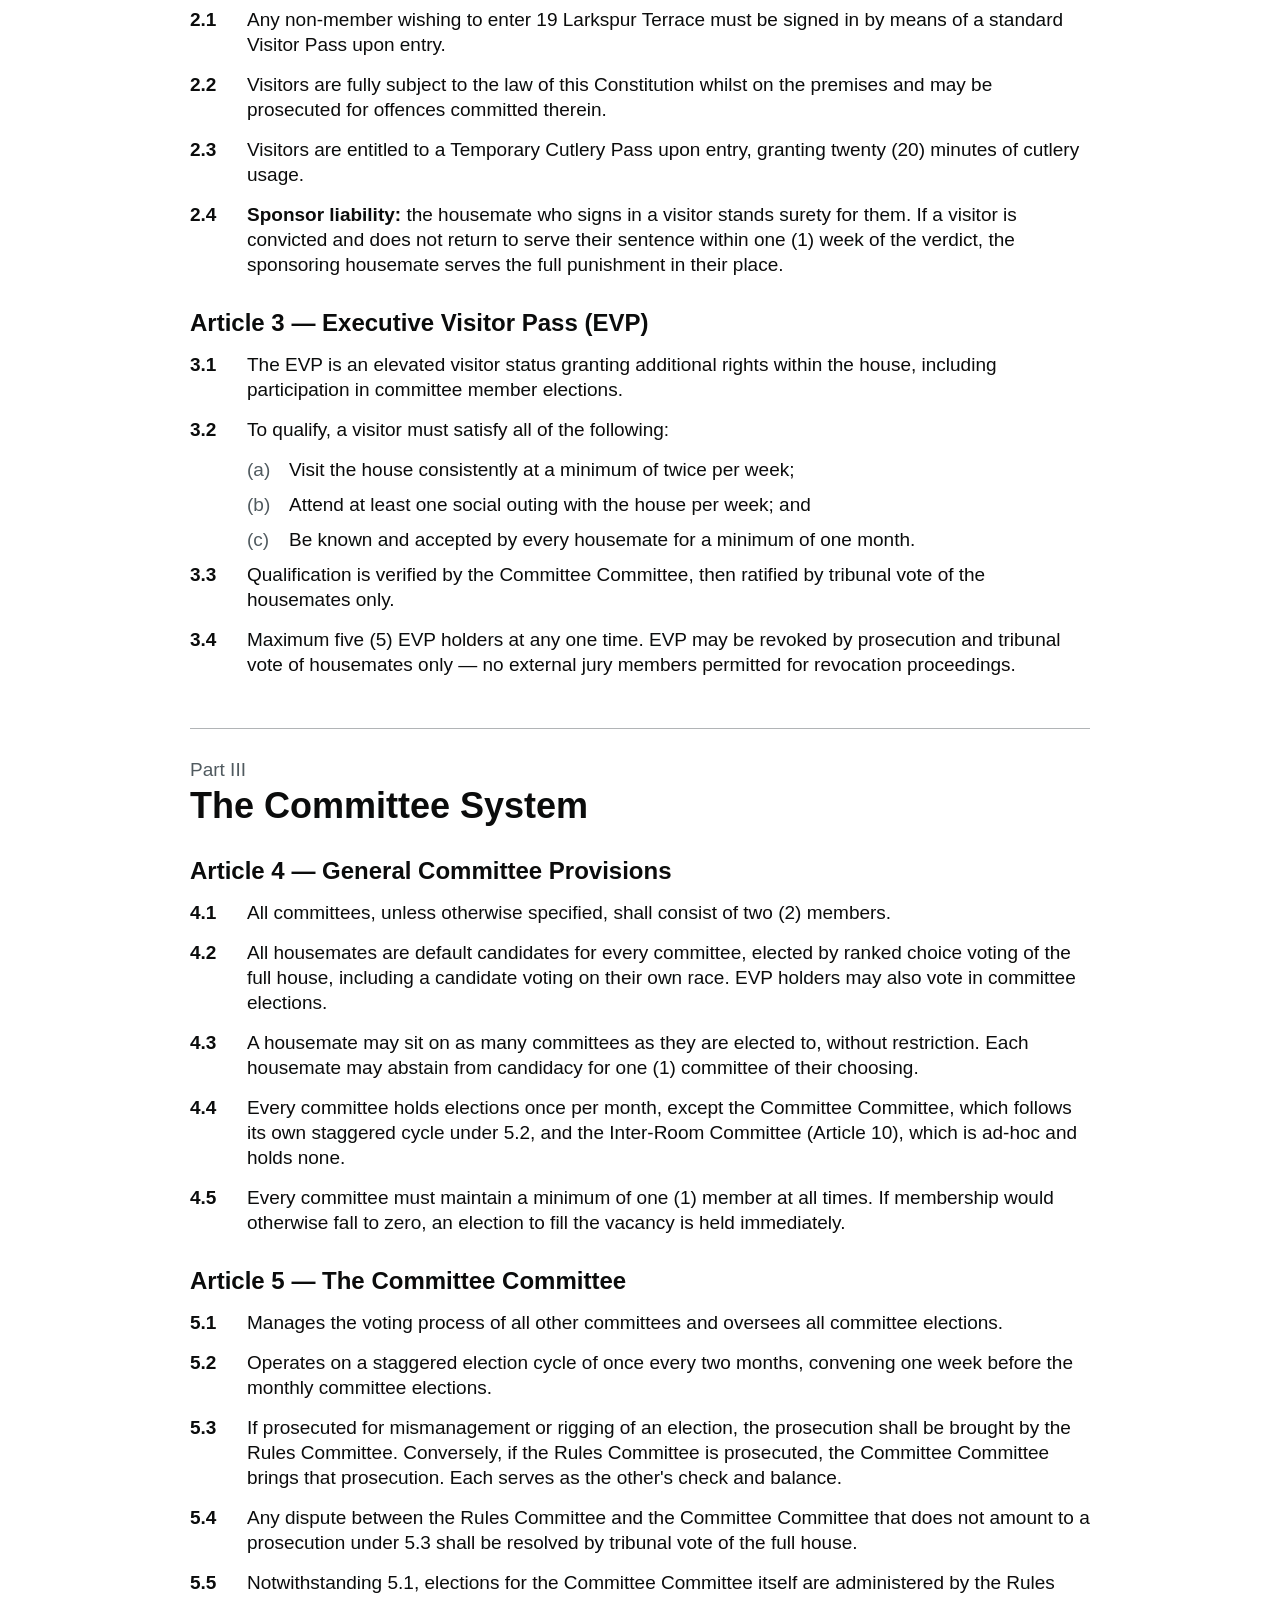
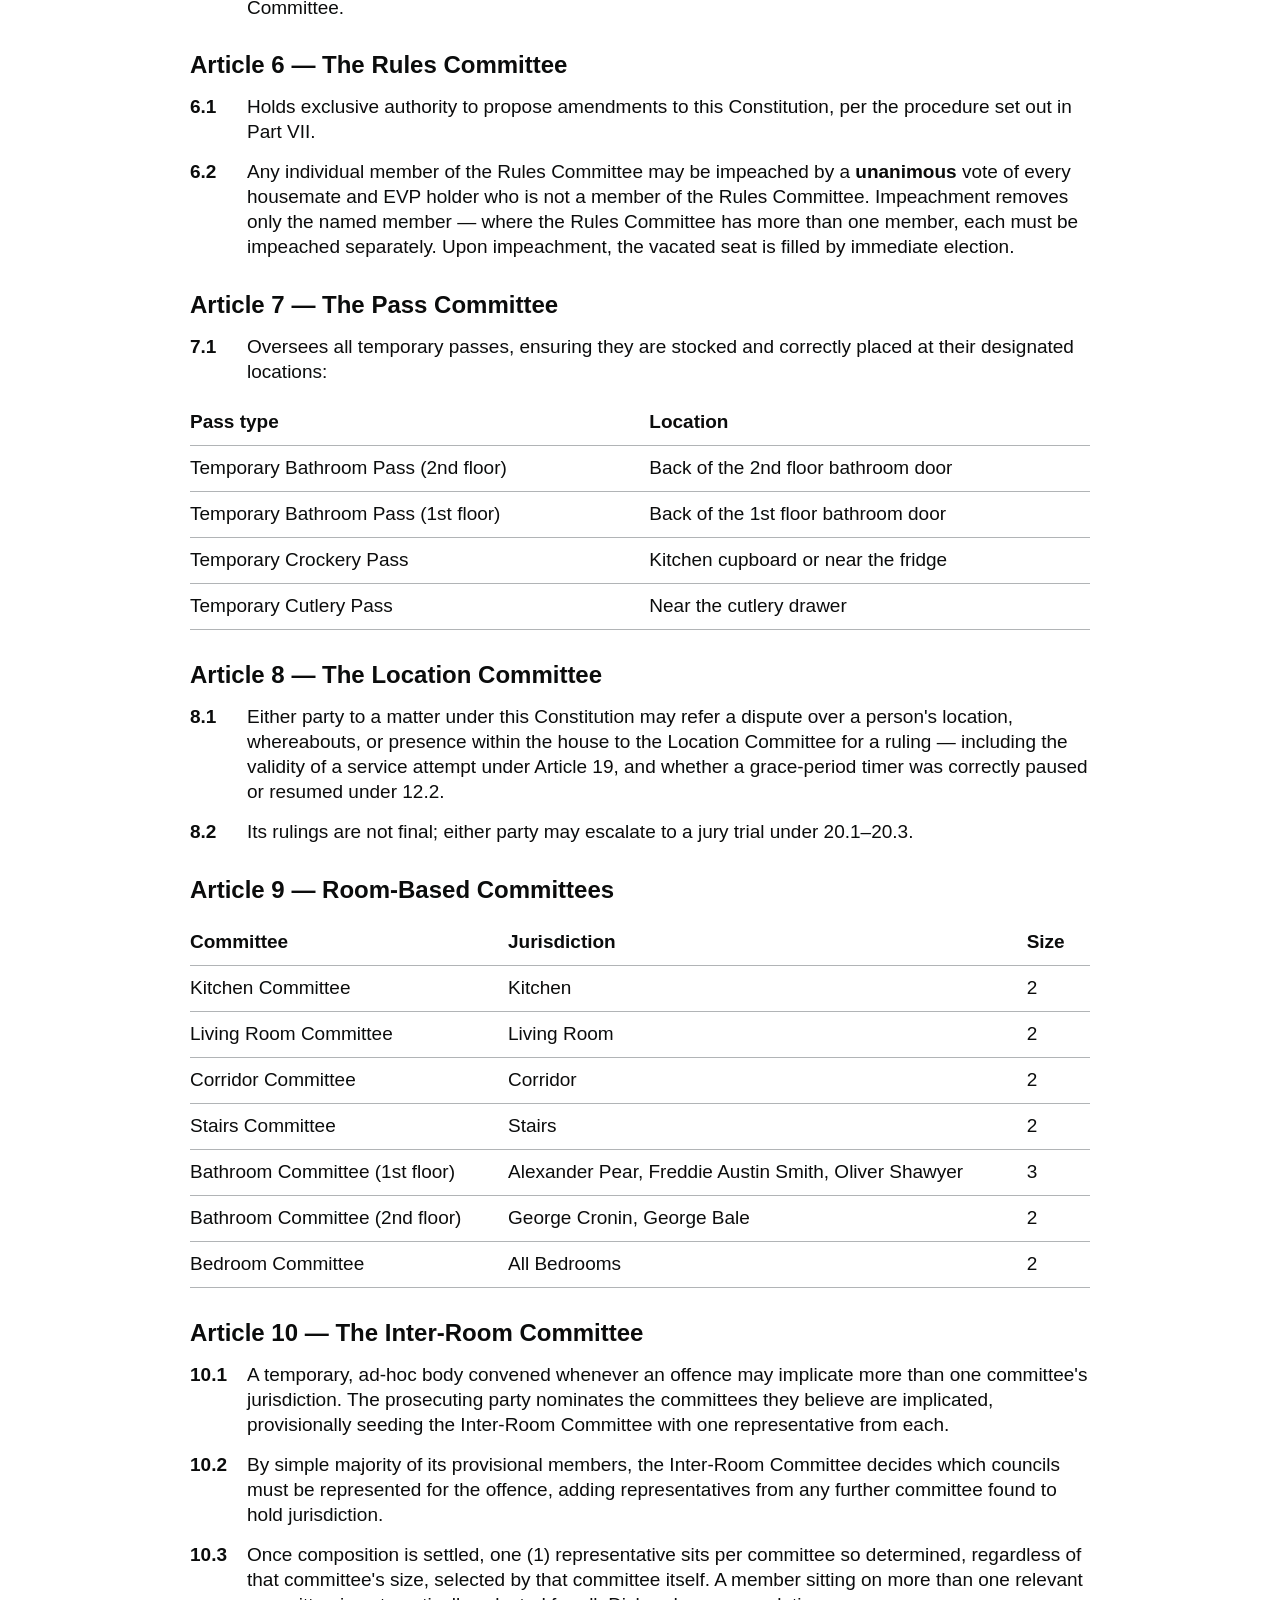
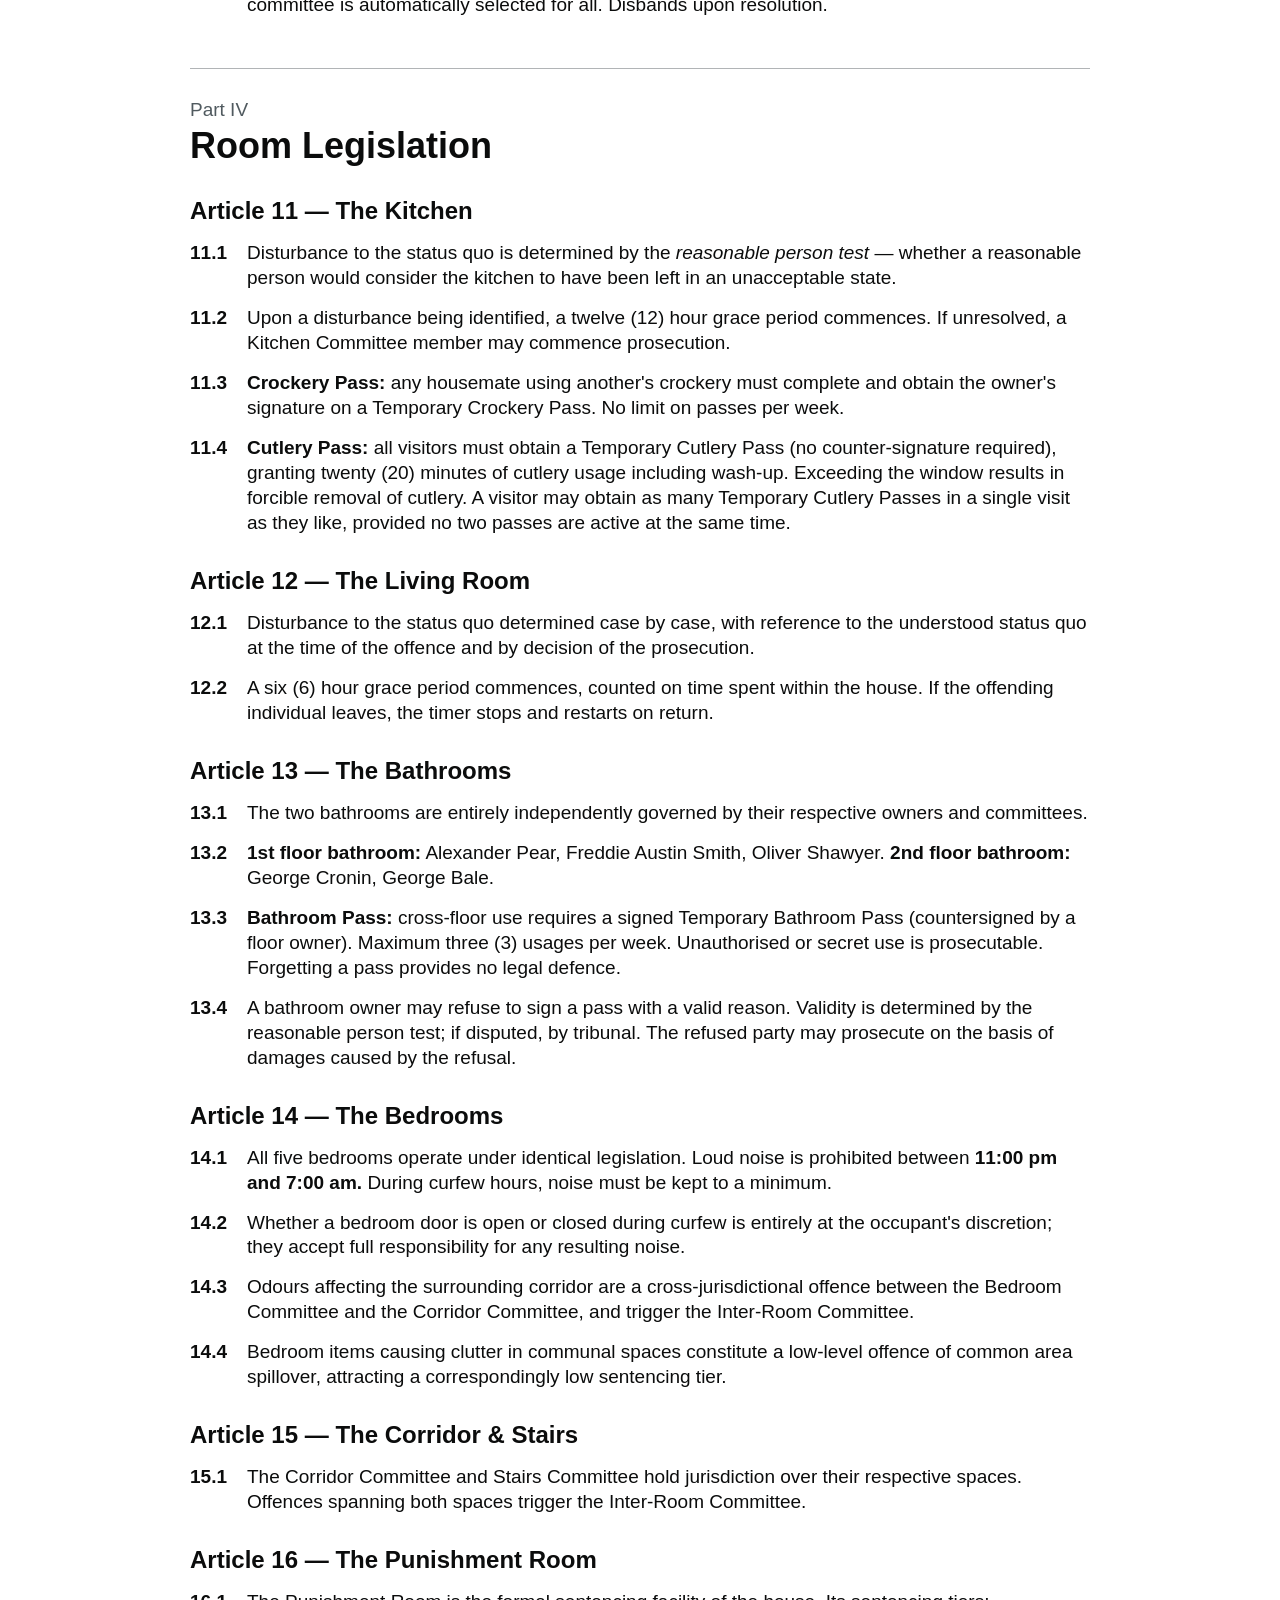
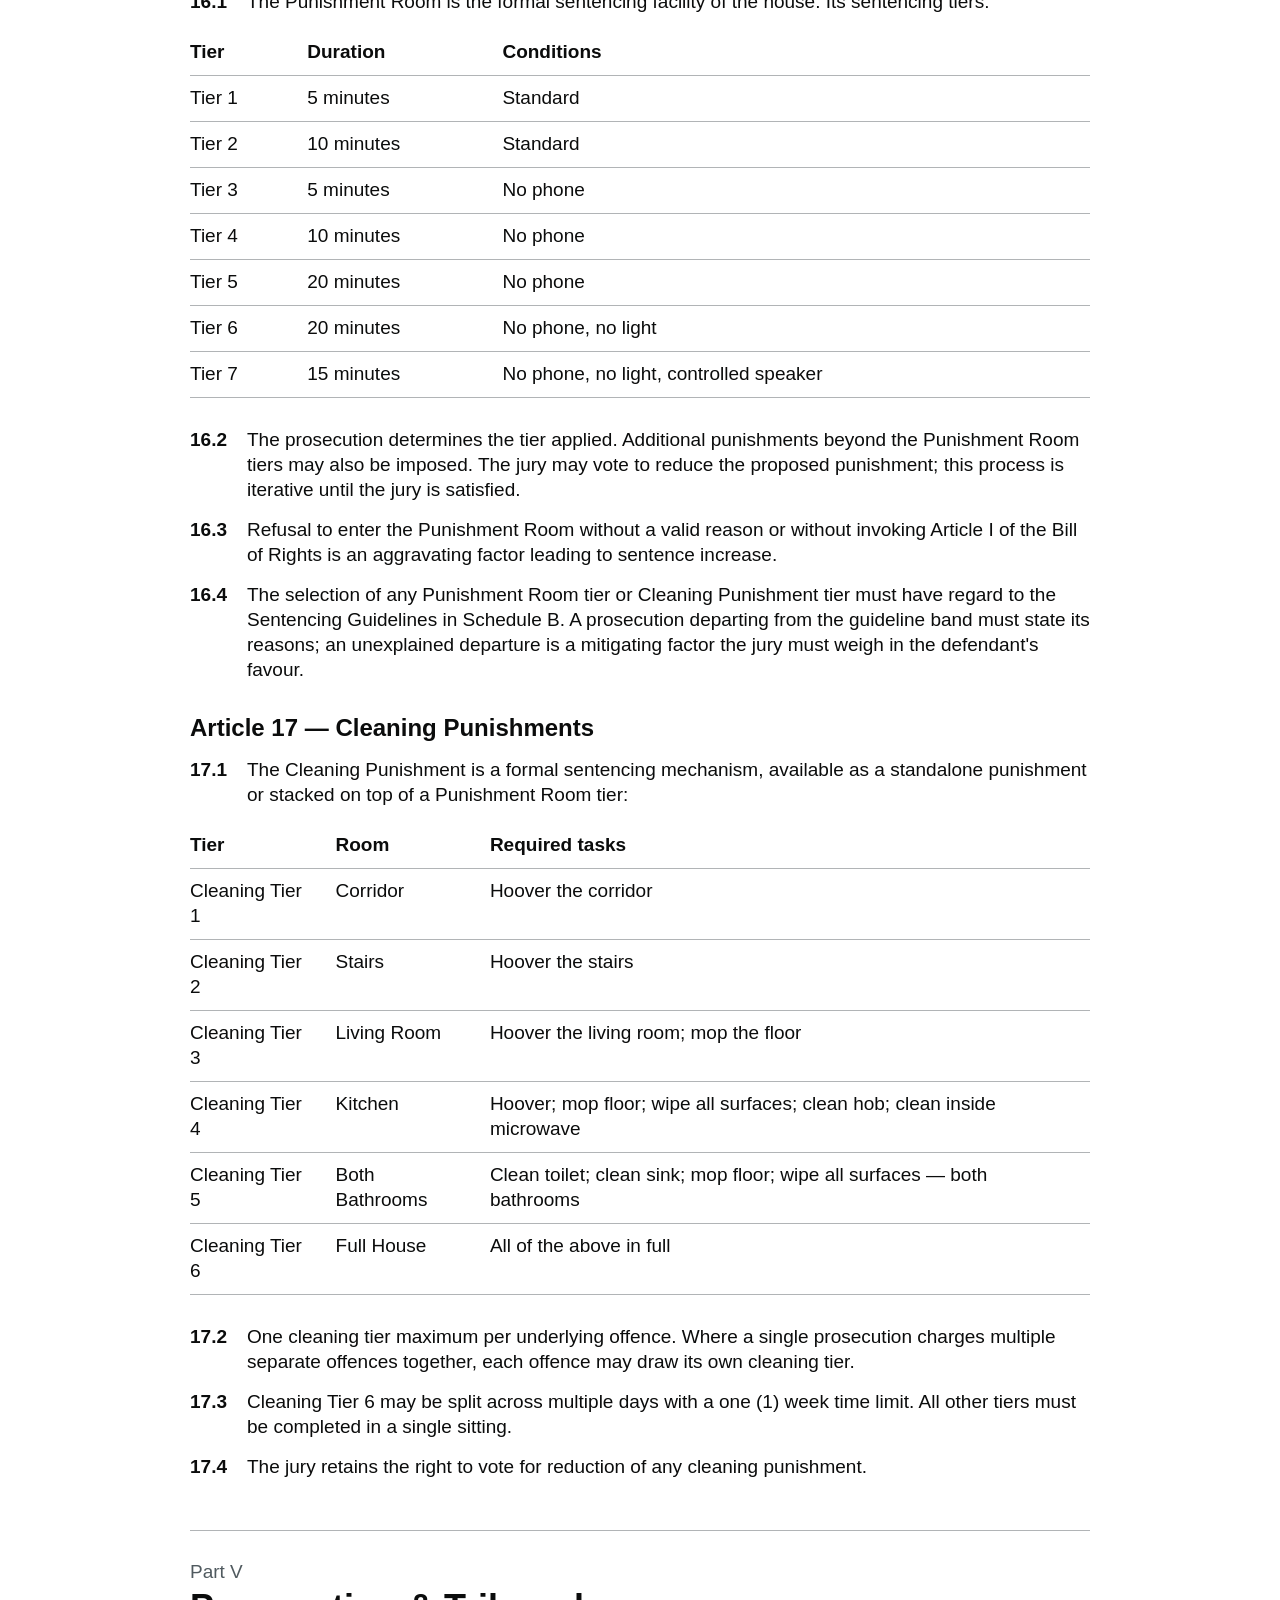
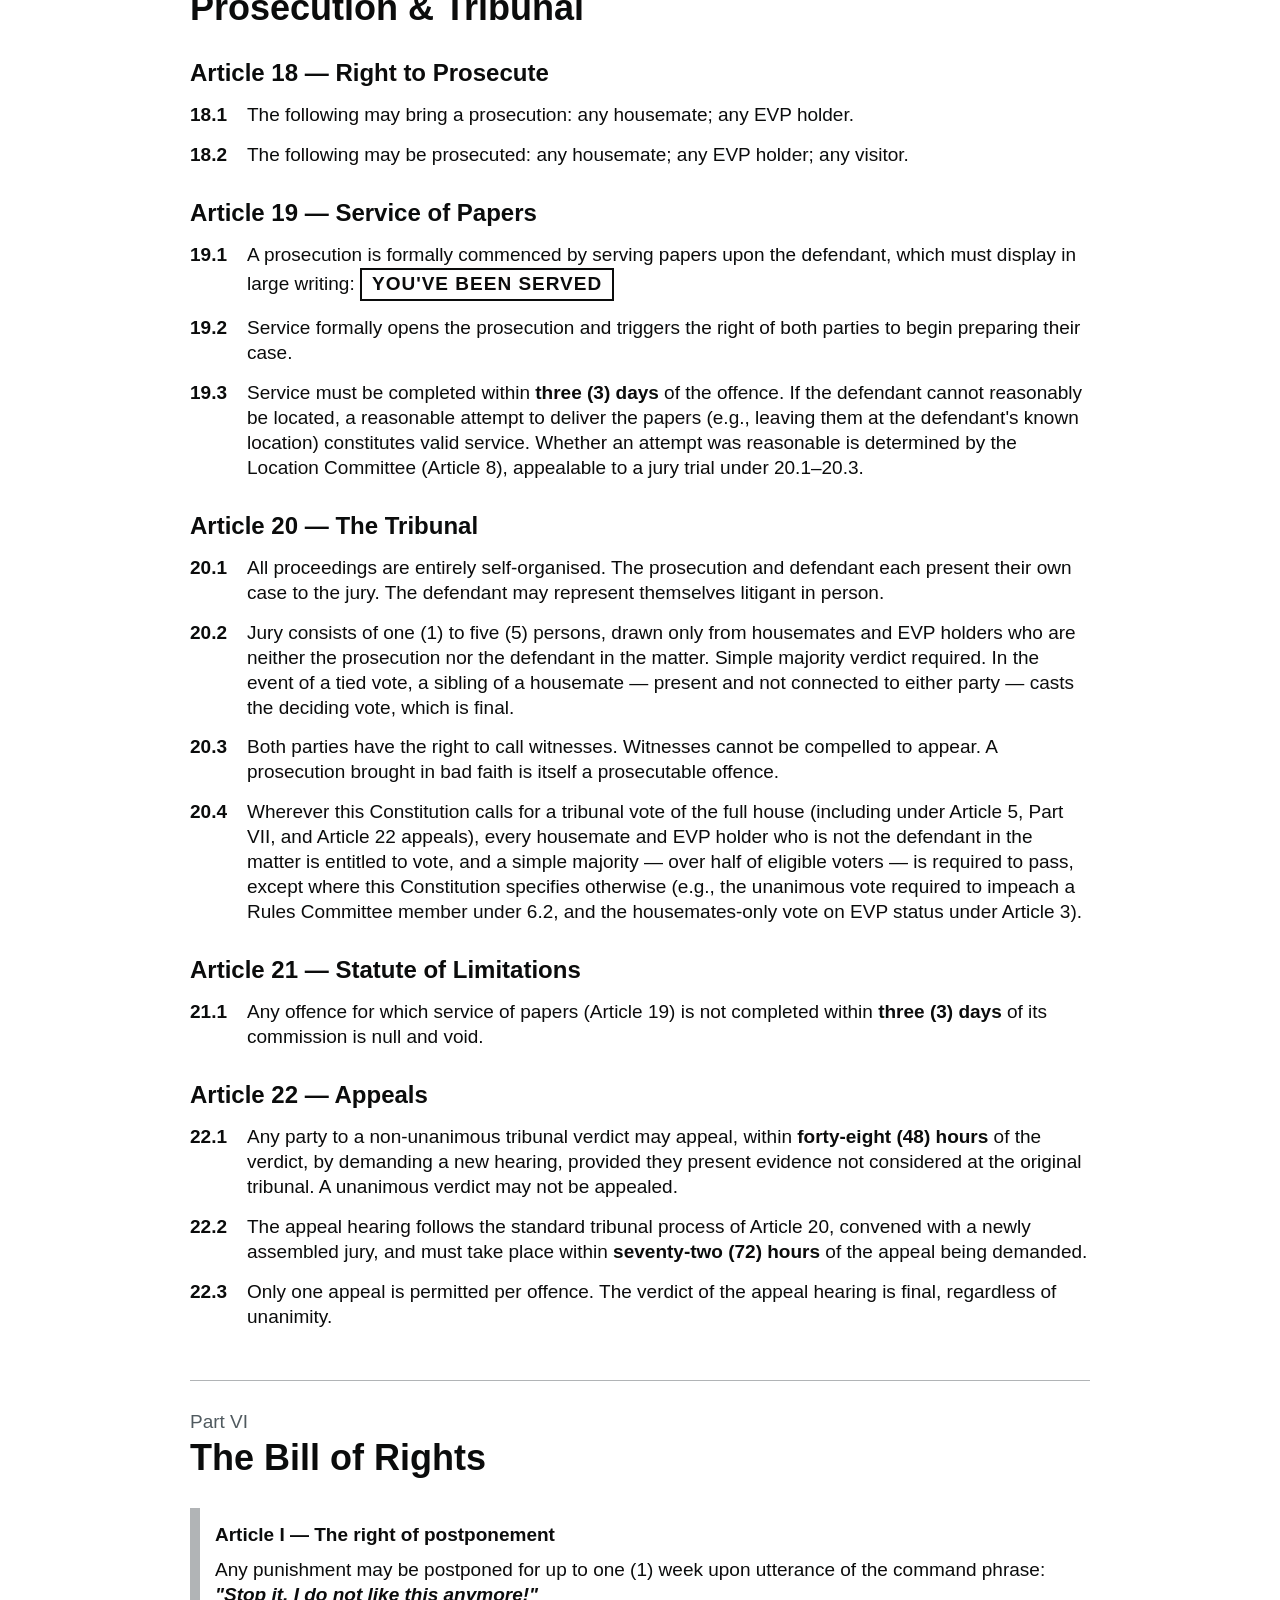
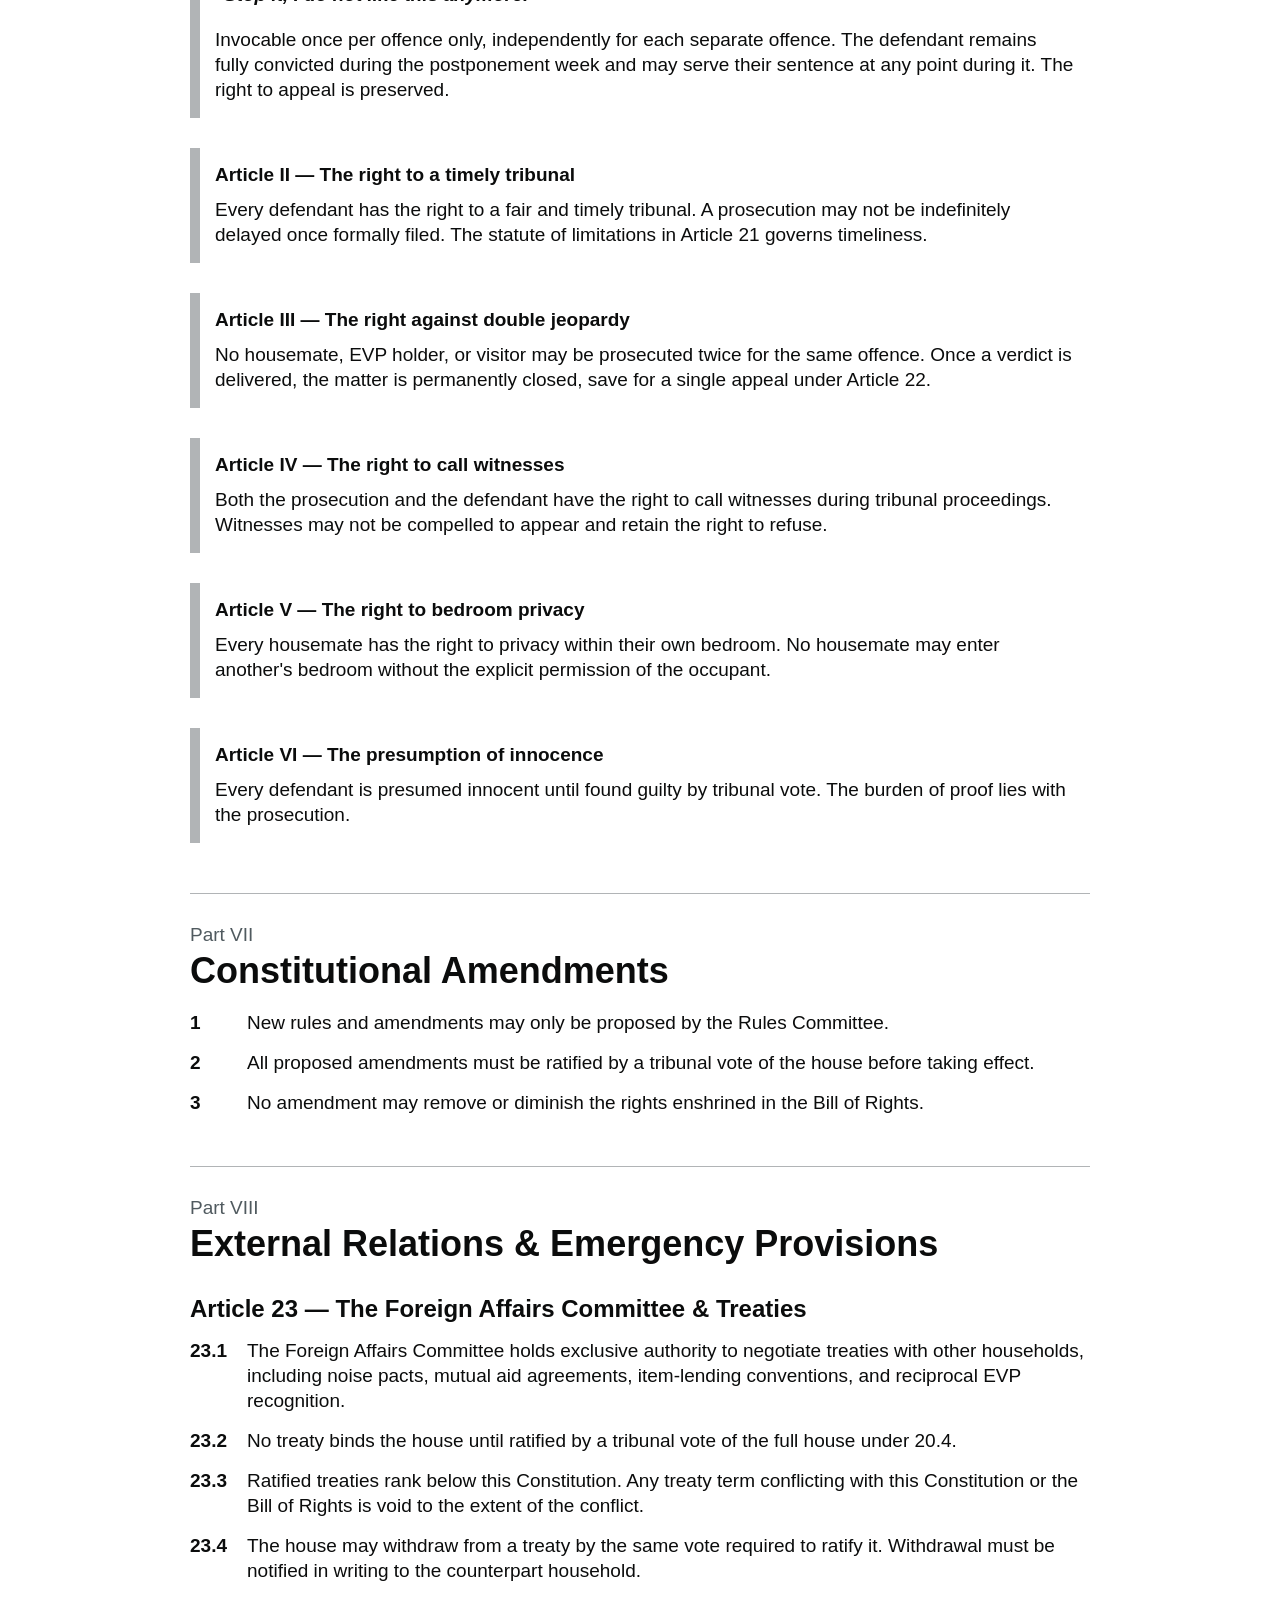
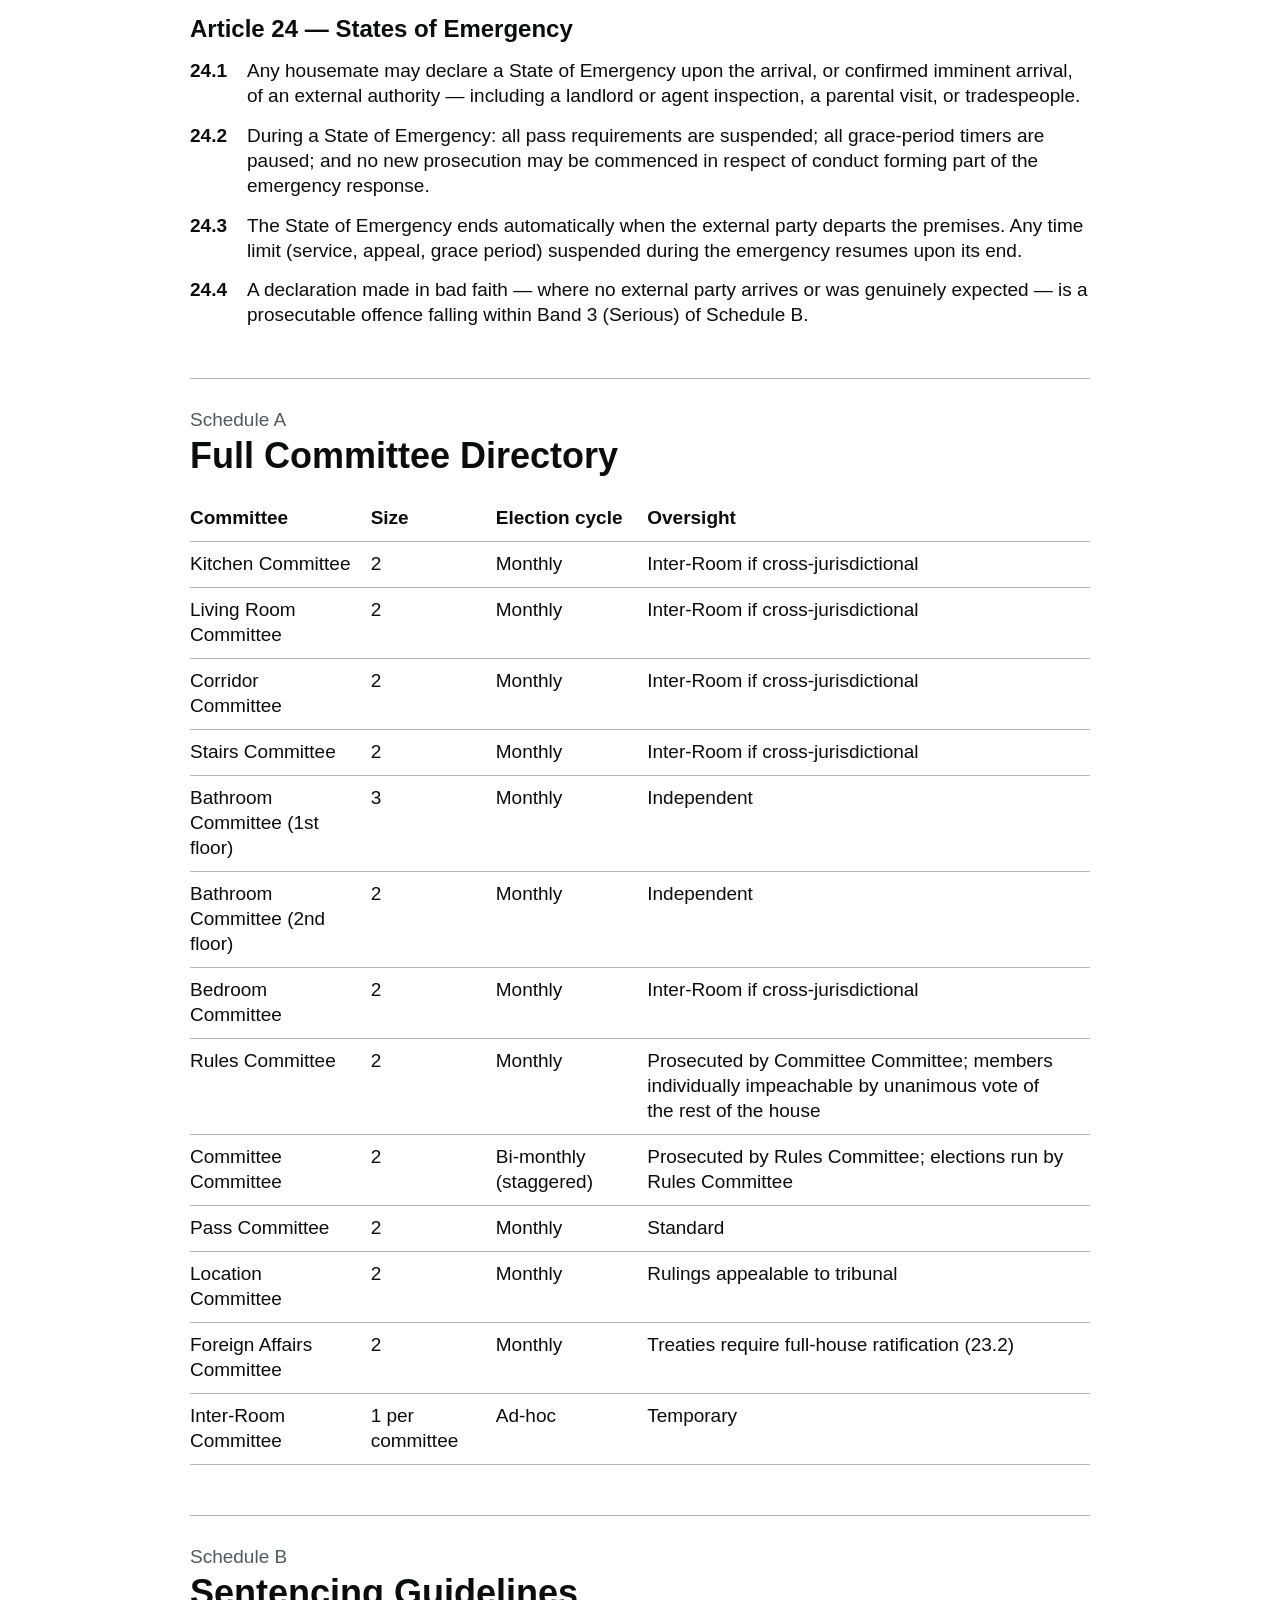
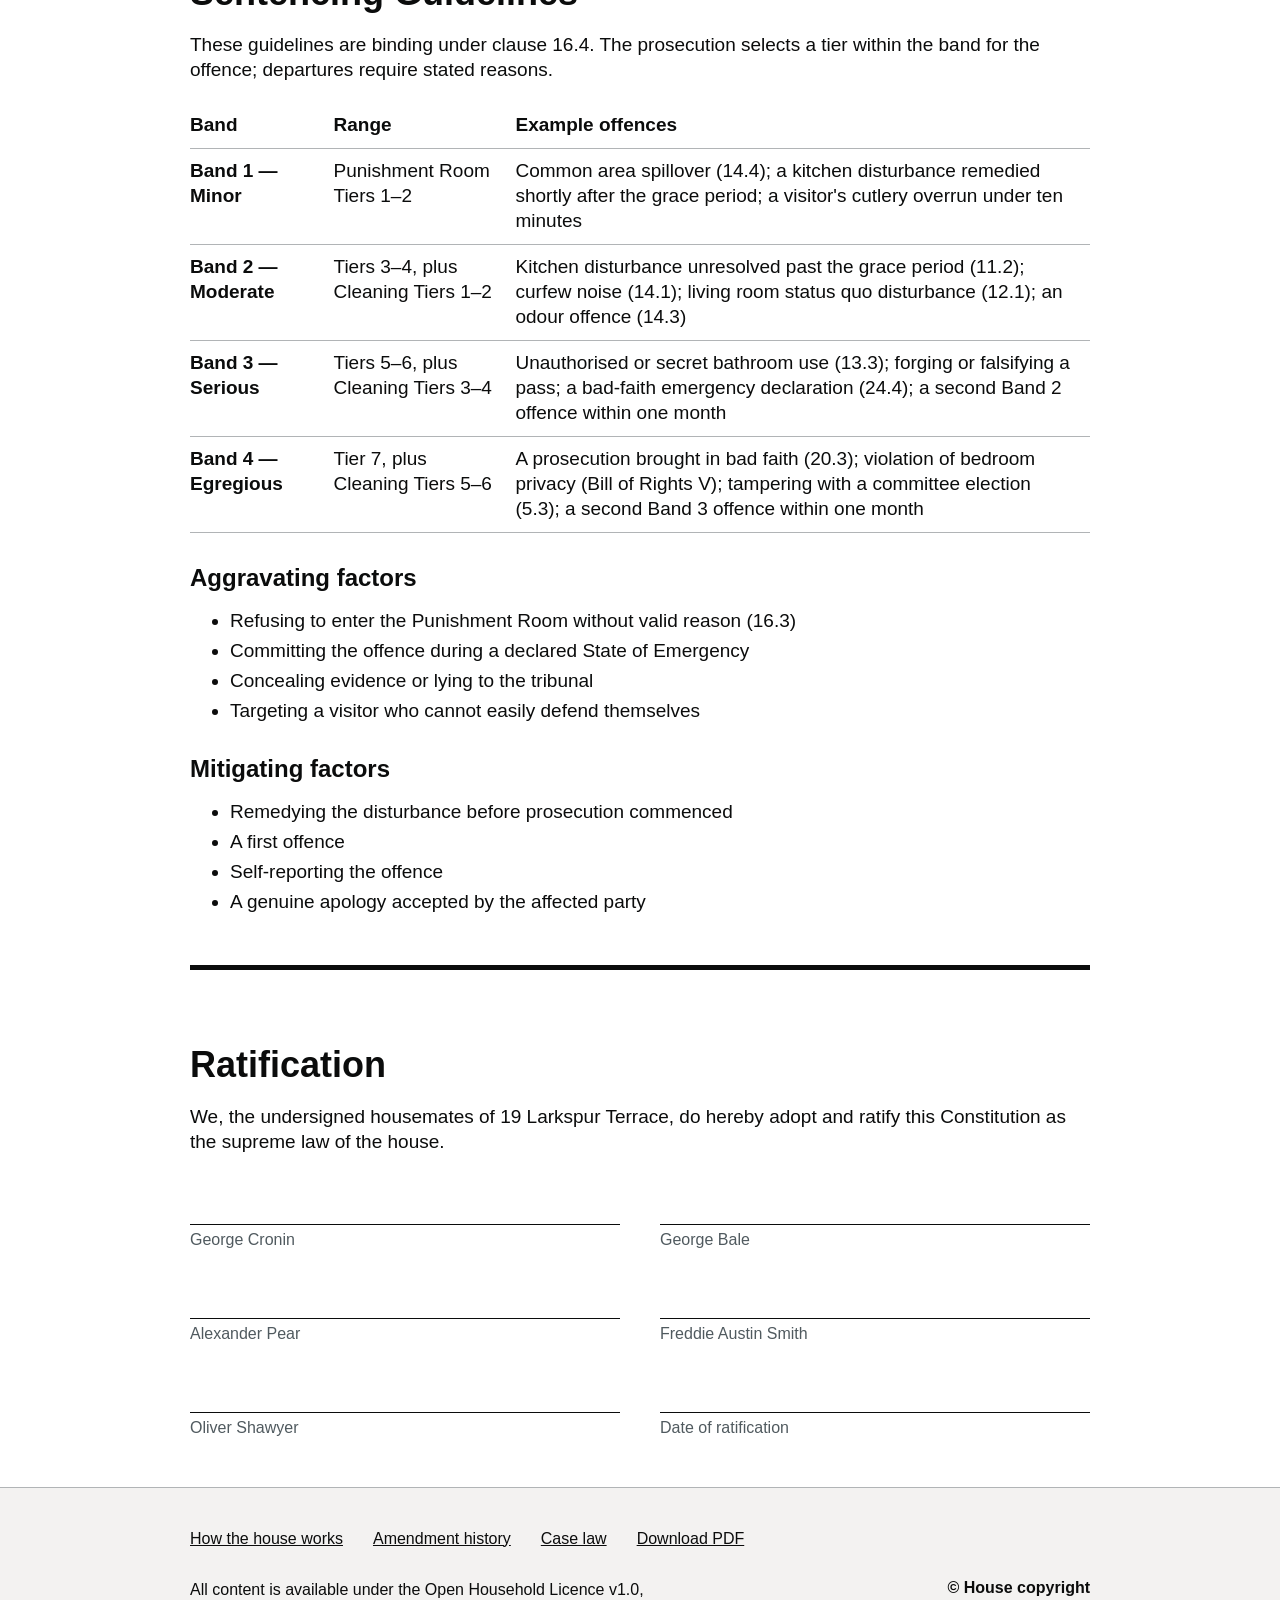
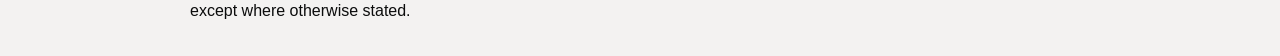
<file: constitution.html>
<!DOCTYPE html>
<html lang="en">
<head>
<meta charset="UTF-8">
<meta name="viewport" content="width=device-width, initial-scale=1.0">
<title>The Constitution - 19 Larkspur Terrace</title>
<link rel="stylesheet" href="style.css">
</head>
<body data-lang="en">

<div id="cookie-banner" class="cookie-banner" hidden>
  <div class="width-container">
    <h2><span lang="en">Cookies on 19 Larkspur Terrace</span><span lang="tr">19 Larkspur Terrace'ta çerezler</span></h2>
    <p><span lang="en">This house uses no cookies except those in the kitchen, which require a Temporary Crockery Pass.</span><span lang="tr">Bu ev, mutfaktakiler dışında çerez kullanmaz; onlar için de Geçici Tabak-Çanak Pasosu gerekir.</span></p>
    <button class="govuk-button" onclick="return acceptCookies()"><span lang="en">Accept house cookies</span><span lang="tr">Ev çerezlerini kabul et</span></button>
  </div>
</div>

<header class="govuk-header">
  <div class="govuk-header__inner">
    <a href="index.html" class="govuk-header__logo"><span class="govuk-header__crest">&#9878;</span> 19&nbsp;Larkspur&nbsp;Terrace</a>
    <a href="constitution.html" class="govuk-header__service"><span lang="en">The Constitution</span><span lang="tr">Anayasa</span></a>
  </div>
</header>

<div class="phase-banner">
  <div class="width-container">
    <span class="govuk-tag"><span lang="en">Official</span><span lang="tr">Resmî</span></span>
    <span><span lang="en">This is the supreme law of the house, as ratified by the five housemates.</span><span lang="tr">Bu, beş ev arkadaşı tarafından onaylanmış evin en üstün yasasıdır.</span></span>
    <span class="phase-banner__spacer"></span>
    <span class="lang-toggle"><a href="#" onclick="return setLang('en')">English</a> | <a href="#" onclick="return setLang('tr')">Türkçe</a></span>
  </div>
</div>

<div class="width-container">

<ol class="govuk-breadcrumbs">
  <li><a href="index.html"><span lang="en">Home</span><span lang="tr">Ana sayfa</span></a></li>
  <li><span lang="en">The Constitution</span><span lang="tr">Anayasa</span></li>
</ol>

<main>

  <span class="govuk-caption-xl"><span lang="en">The supreme law of the house</span><span lang="tr">Evin en üstün yasası</span></span>
  <h1><span lang="en">19 Larkspur Terrace Declaration of Independence Constitution</span><span lang="tr">19 Larkspur Terrace Bağımsızlık Bildirgesi Anayasası</span></h1>

  <div class="page-actions">
    <a href="constitution.pdf" download class="govuk-button"><span lang="en">Download (English PDF)</span><span lang="tr">İndir (İngilizce PDF)</span></a>
    <a href="constitution-tr.pdf" download class="govuk-button govuk-button--secondary"><span lang="en">Download (Turkish PDF)</span><span lang="tr">İndir (Türkçe PDF)</span></a>
  </div>

  <p class="contents-label"><span lang="en">Contents</span><span lang="tr">İçindekiler</span></p>
  <ul class="contents-list">
    <li><a href="#p1"><span lang="en">Part I &mdash; Preamble</span><span lang="tr">Bölüm I &mdash; Başlangıç</span></a></li>
    <li><a href="#p2"><span lang="en">Part II &mdash; Membership and Visitors</span><span lang="tr">Bölüm II &mdash; Üyelik ve Ziyaretçiler</span></a></li>
    <li><a href="#p3"><span lang="en">Part III &mdash; The Committee System</span><span lang="tr">Bölüm III &mdash; Komite Sistemi</span></a></li>
    <li><a href="#p4"><span lang="en">Part IV &mdash; Room Legislation</span><span lang="tr">Bölüm IV &mdash; Oda Mevzuatı</span></a></li>
    <li><a href="#p5"><span lang="en">Part V &mdash; Prosecution and Tribunal</span><span lang="tr">Bölüm V &mdash; Kovuşturma ve Divan</span></a></li>
    <li><a href="#p6"><span lang="en">Part VI &mdash; Bill of Rights</span><span lang="tr">Bölüm VI &mdash; Haklar Bildirgesi</span></a></li>
    <li><a href="#p7"><span lang="en">Part VII &mdash; Constitutional Amendments</span><span lang="tr">Bölüm VII &mdash; Anayasa Değişiklikleri</span></a></li>
    <li><a href="#p8"><span lang="en">Part VIII &mdash; External Relations and Emergencies</span><span lang="tr">Bölüm VIII &mdash; Dış İlişkiler ve Olağanüstü Hâller</span></a></li>
    <li><a href="#sched"><span lang="en">Schedule A &mdash; Committee Directory</span><span lang="tr">Ek A &mdash; Komite Rehberi</span></a></li>
    <li><a href="#schedb"><span lang="en">Schedule B &mdash; Sentencing Guidelines</span><span lang="tr">Ek B &mdash; Ceza Rehberi</span></a></li>
  </ul>

  <div id="p1" class="part-header">
    <span class="govuk-caption-part"><span lang="en">Part I</span><span lang="tr">Bölüm I</span></span>
    <h2><span lang="en">Preamble</span><span lang="tr">Başlangıç</span></h2>
  </div>
  <p><span lang="en">We, the housemates of 19 Larkspur Terrace, in order to form a more perfect household, establish justice, ensure domestic tranquillity, and promote the general welfare of all who dwell within, do hereby ordain and establish this Constitution as the supreme law of the house. All persons residing within, visiting, or otherwise subject to the jurisdiction of 19 Larkspur Terrace shall be bound by its provisions.</span><span lang="tr">Biz, 19 Larkspur Terrace'ın ev arkadaşları; daha mükemmel bir hane kurmak, adaleti tesis etmek, ev içi huzuru sağlamak ve içinde yaşayan herkesin genel refahını geliştirmek amacıyla, bu Anayasayı evin en üstün yasası olarak ilan ve tesis ederiz. 19 Larkspur Terrace'ta ikamet eden, ziyarette bulunan veya başka bir şekilde evin yargı yetkisine tabi olan tüm kişiler bu hükümlerle bağlıdır.</span></p>

  <div id="p2" class="part-header">
    <span class="govuk-caption-part"><span lang="en">Part II</span><span lang="tr">Bölüm II</span></span>
    <h2><span lang="en">Membership &amp; Visitors</span><span lang="tr">Üyelik ve Ziyaretçiler</span></h2>
  </div>

  <h3><span lang="en">Article 1 &mdash; Housemates</span><span lang="tr">Madde 1 &mdash; Ev Arkadaşları</span></h3>
  <div class="clause"><span class="clause-num">1.1</span><span><span lang="en">The five permanent housemates of 19 Larkspur Terrace are: George Cronin, George Bale, Alexander Pear, Freddie Austin Smith, and Oliver Shawyer.</span><span lang="tr">19 Larkspur Terrace'ın beş daimî ev arkadaşı şunlardır: George Cronin, George Bale, Alexander Pear, Freddie Austin Smith ve Oliver Shawyer.</span></span></div>
  <div class="clause"><span class="clause-num">1.2</span><span><span lang="en">Membership is fixed for the duration of this Constitution. There shall be no new housemates and no departing housemates during the constitutional period.</span><span lang="tr">Üyelik, bu Anayasanın yürürlük süresi boyunca sabittir. Anayasal dönem boyunca yeni ev arkadaşı alınamaz ve mevcut ev arkadaşları ayrılamaz.</span></span></div>
  <div class="clause"><span class="clause-num">1.3</span><span><span lang="en">All housemates are subject to the full provisions of this Constitution at all times whilst within the house and its jurisdictional spaces.</span><span lang="tr">Tüm ev arkadaşları, ev ve evin yargı alanları içinde bulundukları her an bu Anayasanın tüm hükümlerine tabidir.</span></span></div>

  <h3><span lang="en">Article 2 &mdash; Visitors</span><span lang="tr">Madde 2 &mdash; Ziyaretçiler</span></h3>
  <div class="clause"><span class="clause-num">2.1</span><span><span lang="en">Any non-member wishing to enter 19 Larkspur Terrace must be signed in by means of a standard Visitor Pass upon entry.</span><span lang="tr">19 Larkspur Terrace'a girmek isteyen üye olmayan herkes, girişte standart bir Ziyaretçi Pasosu ile kaydedilmelidir.</span></span></div>
  <div class="clause"><span class="clause-num">2.2</span><span><span lang="en">Visitors are fully subject to the law of this Constitution whilst on the premises and may be prosecuted for offences committed therein.</span><span lang="tr">Ziyaretçiler, evde bulundukları sürece bu Anayasanın hukukuna tamamen tabidir ve evde işledikleri suçlardan dolayı kovuşturulabilirler.</span></span></div>
  <div class="clause"><span class="clause-num">2.3</span><span><span lang="en">Visitors are entitled to a Temporary Cutlery Pass upon entry, granting twenty (20) minutes of cutlery usage.</span><span lang="tr">Ziyaretçiler girişte, yirmi (20) dakikalık çatal-bıçak kullanımı sağlayan bir Geçici Çatal-Bıçak Pasosuna hak kazanır.</span></span></div>
  <div class="clause"><span class="clause-num">2.4</span><span><span lang="en"><strong>Sponsor liability:</strong> the housemate who signs in a visitor stands surety for them. If a visitor is convicted and does not return to serve their sentence within one (1) week of the verdict, the sponsoring housemate serves the full punishment in their place.</span><span lang="tr"><strong>Kefil sorumluluğu:</strong> bir ziyaretçiyi kaydeden ev arkadaşı, onun kefilidir. Mahkûm edilen bir ziyaretçi, karardan itibaren bir (1) hafta içinde cezasını çekmek üzere dönmezse, kefil olan ev arkadaşı cezanın tamamını onun yerine çeker.</span></span></div>

  <h3><span lang="en">Article 3 &mdash; Executive Visitor Pass (EVP)</span><span lang="tr">Madde 3 &mdash; Yönetici Ziyaretçi Pasosu (EVP)</span></h3>
  <div class="clause"><span class="clause-num">3.1</span><span><span lang="en">The EVP is an elevated visitor status granting additional rights within the house, including participation in committee member elections.</span><span lang="tr">EVP, komite üyeliği seçimlerine katılım dâhil olmak üzere ev içinde ek haklar tanıyan yükseltilmiş bir ziyaretçi statüsüdür.</span></span></div>
  <div class="clause"><span class="clause-num">3.2</span><span><span lang="en">To qualify, a visitor must satisfy all of the following:</span><span lang="tr">Hak kazanmak için bir ziyaretçi aşağıdakilerin tümünü karşılamalıdır:</span></span></div>
  <div class="subclause"><span class="subclause-letter">(a)</span><span><span lang="en">Visit the house consistently at a minimum of twice per week;</span><span lang="tr">Evi düzenli olarak haftada en az iki kez ziyaret etmek;</span></span></div>
  <div class="subclause"><span class="subclause-letter">(b)</span><span><span lang="en">Attend at least one social outing with the house per week; and</span><span lang="tr">Haftada en az bir kez evle birlikte sosyal bir etkinliğe katılmak; ve</span></span></div>
  <div class="subclause"><span class="subclause-letter">(c)</span><span><span lang="en">Be known and accepted by every housemate for a minimum of one month.</span><span lang="tr">En az bir ay boyunca her ev arkadaşı tarafından tanınmak ve kabul edilmek.</span></span></div>
  <div class="clause"><span class="clause-num">3.3</span><span><span lang="en">Qualification is verified by the Committee Committee, then ratified by tribunal vote of the housemates only.</span><span lang="tr">Uygunluk, Komite Komitesi tarafından doğrulanır; ardından yalnızca ev arkadaşlarının divan oylamasıyla onaylanır.</span></span></div>
  <div class="clause"><span class="clause-num">3.4</span><span><span lang="en">Maximum five (5) EVP holders at any one time. EVP may be revoked by prosecution and tribunal vote of housemates only &mdash; no external jury members permitted for revocation proceedings.</span><span lang="tr">Aynı anda en fazla beş (5) EVP sahibi olabilir. EVP, yalnızca ev arkadaşlarının kovuşturması ve divan oylamasıyla iptal edilebilir &mdash; iptal işlemlerinde dışarıdan jüri üyesine izin verilmez.</span></span></div>

  <div id="p3" class="part-header">
    <span class="govuk-caption-part"><span lang="en">Part III</span><span lang="tr">Bölüm III</span></span>
    <h2><span lang="en">The Committee System</span><span lang="tr">Komite Sistemi</span></h2>
  </div>

  <h3><span lang="en">Article 4 &mdash; General Committee Provisions</span><span lang="tr">Madde 4 &mdash; Genel Komite Hükümleri</span></h3>
  <div class="clause"><span class="clause-num">4.1</span><span><span lang="en">All committees, unless otherwise specified, shall consist of two (2) members.</span><span lang="tr">Aksi belirtilmedikçe tüm komiteler iki (2) üyeden oluşur.</span></span></div>
  <div class="clause"><span class="clause-num">4.2</span><span><span lang="en">All housemates are default candidates for every committee, elected by ranked choice voting of the full house, including a candidate voting on their own race. EVP holders may also vote in committee elections.</span><span lang="tr">Tüm ev arkadaşları her komite için varsayılan adaydır; seçimler, adayın kendi yarışında oy kullanması dâhil, tüm evin sıralamalı oy sistemiyle yapılır. EVP sahipleri de komite seçimlerinde oy kullanabilir.</span></span></div>
  <div class="clause"><span class="clause-num">4.3</span><span><span lang="en">A housemate may sit on as many committees as they are elected to, without restriction. Each housemate may abstain from candidacy for one (1) committee of their choosing.</span><span lang="tr">Bir ev arkadaşı, seçildiği tüm komitelerde kısıtlama olmaksızın görev alabilir. Her ev arkadaşı, seçeceği bir (1) komite için adaylıktan çekilebilir.</span></span></div>
  <div class="clause"><span class="clause-num">4.4</span><span><span lang="en">Every committee holds elections once per month, except the Committee Committee, which follows its own staggered cycle under 5.2, and the Inter-Room Committee (Article 10), which is ad-hoc and holds none.</span><span lang="tr">5.2 uyarınca kendi kademeli döngüsünü izleyen Komite Komitesi ve geçici nitelikte olup seçim yapmayan Odalar Arası Komite (Madde 10) hariç, her komite ayda bir seçim yapar.</span></span></div>
  <div class="clause"><span class="clause-num">4.5</span><span><span lang="en">Every committee must maintain a minimum of one (1) member at all times. If membership would otherwise fall to zero, an election to fill the vacancy is held immediately.</span><span lang="tr">Her komite her zaman en az bir (1) üye bulundurmalıdır. Üyelik sıfıra düşecek olursa, boşluğu doldurmak için derhâl seçim yapılır.</span></span></div>

  <h3><span lang="en">Article 5 &mdash; The Committee Committee</span><span lang="tr">Madde 5 &mdash; Komite Komitesi</span></h3>
  <div class="clause"><span class="clause-num">5.1</span><span><span lang="en">Manages the voting process of all other committees and oversees all committee elections.</span><span lang="tr">Diğer tüm komitelerin oylama sürecini yönetir ve tüm komite seçimlerini denetler.</span></span></div>
  <div class="clause"><span class="clause-num">5.2</span><span><span lang="en">Operates on a staggered election cycle of once every two months, convening one week before the monthly committee elections.</span><span lang="tr">İki ayda bir yapılan kademeli bir seçim döngüsüyle çalışır ve aylık komite seçimlerinden bir hafta önce toplanır.</span></span></div>
  <div class="clause"><span class="clause-num">5.3</span><span><span lang="en">If prosecuted for mismanagement or rigging of an election, the prosecution shall be brought by the Rules Committee. Conversely, if the Rules Committee is prosecuted, the Committee Committee brings that prosecution. Each serves as the other's check and balance.</span><span lang="tr">Bir seçimin kötü yönetimi veya hileye karıştırılması nedeniyle kovuşturma açılırsa, kovuşturmayı Kurallar Komitesi yürütür. Buna karşılık, Kurallar Komitesi kovuşturulursa, kovuşturmayı Komite Komitesi açar. Her biri diğerinin denge ve denetim unsurudur.</span></span></div>
  <div class="clause"><span class="clause-num">5.4</span><span><span lang="en">Any dispute between the Rules Committee and the Committee Committee that does not amount to a prosecution under 5.3 shall be resolved by tribunal vote of the full house.</span><span lang="tr">Kurallar Komitesi ile Komite Komitesi arasında 5.3 kapsamında kovuşturma düzeyine ulaşmayan her uyuşmazlık, tüm evin divan oylamasıyla çözülür.</span></span></div>
  <div class="clause"><span class="clause-num">5.5</span><span><span lang="en">Notwithstanding 5.1, elections for the Committee Committee itself are administered by the Rules Committee.</span><span lang="tr">5.1 hükmüne bakılmaksızın, Komite Komitesinin kendi seçimleri Kurallar Komitesi tarafından yürütülür.</span></span></div>

  <h3><span lang="en">Article 6 &mdash; The Rules Committee</span><span lang="tr">Madde 6 &mdash; Kurallar Komitesi</span></h3>
  <div class="clause"><span class="clause-num">6.1</span><span><span lang="en">Holds exclusive authority to propose amendments to this Constitution, per the procedure set out in Part VII.</span><span lang="tr">Bölüm VII'de belirtilen usule göre, bu Anayasada değişiklik önerme yetkisi münhasıran bu komiteye aittir.</span></span></div>
  <div class="clause"><span class="clause-num">6.2</span><span><span lang="en">Any individual member of the Rules Committee may be impeached by a <strong>unanimous</strong> vote of every housemate and EVP holder who is not a member of the Rules Committee. Impeachment removes only the named member &mdash; where the Rules Committee has more than one member, each must be impeached separately. Upon impeachment, the vacated seat is filled by immediate election.</span><span lang="tr">Kurallar Komitesinin herhangi bir üyesi, komite üyesi olmayan tüm ev arkadaşları ve EVP sahiplerinin <strong>oybirliğiyle</strong> azledilebilir. Azil yalnızca adı geçen üyeyi görevden alır &mdash; komitenin birden fazla üyesi varsa her biri ayrı ayrı azledilmelidir. Azil üzerine boşalan koltuk derhâl seçimle doldurulur.</span></span></div>

  <h3><span lang="en">Article 7 &mdash; The Pass Committee</span><span lang="tr">Madde 7 &mdash; Pasolar Komitesi</span></h3>
  <div class="clause"><span class="clause-num">7.1</span><span><span lang="en">Oversees all temporary passes, ensuring they are stocked and correctly placed at their designated locations:</span><span lang="tr">Tüm geçici pasoları denetler; stoklanmalarını ve belirlenen yerlerine doğru şekilde yerleştirilmelerini sağlar:</span></span></div>
  <table class="govuk-table">
    <thead><tr><th><span lang="en">Pass type</span><span lang="tr">Paso türü</span></th><th><span lang="en">Location</span><span lang="tr">Konum</span></th></tr></thead>
    <tbody>
      <tr><td><span lang="en">Temporary Bathroom Pass (2nd floor)</span><span lang="tr">Geçici Banyo Pasosu (2. kat)</span></td><td><span lang="en">Back of the 2nd floor bathroom door</span><span lang="tr">2. kat banyo kapısının arkası</span></td></tr>
      <tr><td><span lang="en">Temporary Bathroom Pass (1st floor)</span><span lang="tr">Geçici Banyo Pasosu (1. kat)</span></td><td><span lang="en">Back of the 1st floor bathroom door</span><span lang="tr">1. kat banyo kapısının arkası</span></td></tr>
      <tr><td><span lang="en">Temporary Crockery Pass</span><span lang="tr">Geçici Tabak-Çanak Pasosu</span></td><td><span lang="en">Kitchen cupboard or near the fridge</span><span lang="tr">Mutfak dolabı veya buzdolabının yakını</span></td></tr>
      <tr><td><span lang="en">Temporary Cutlery Pass</span><span lang="tr">Geçici Çatal-Bıçak Pasosu</span></td><td><span lang="en">Near the cutlery drawer</span><span lang="tr">Çatal-bıçak çekmecesinin yakını</span></td></tr>
    </tbody>
  </table>

  <h3><span lang="en">Article 8 &mdash; The Location Committee</span><span lang="tr">Madde 8 &mdash; Konum Komitesi</span></h3>
  <div class="clause"><span class="clause-num">8.1</span><span><span lang="en">Either party to a matter under this Constitution may refer a dispute over a person's location, whereabouts, or presence within the house to the Location Committee for a ruling &mdash; including the validity of a service attempt under Article 19, and whether a grace-period timer was correctly paused or resumed under 12.2.</span><span lang="tr">Bu Anayasa kapsamındaki bir meselenin taraflarından her biri, bir kişinin konumu, nerede olduğu veya evdeki mevcudiyetiyle ilgili bir uyuşmazlığı karar için Konum Komitesine götürebilir &mdash; buna Madde 19 kapsamındaki bir tebligat girişiminin geçerliliği ve 12.2 kapsamında hoşgörü süresi sayacının doğru durdurulup durdurulmadığı da dâhildir.</span></span></div>
  <div class="clause"><span class="clause-num">8.2</span><span><span lang="en">Its rulings are not final; either party may escalate to a jury trial under 20.1&ndash;20.3.</span><span lang="tr">Kararları kesin değildir; taraflardan her biri 20.1&ndash;20.3 kapsamında jürili yargılamaya taşıyabilir.</span></span></div>

  <h3><span lang="en">Article 9 &mdash; Room-Based Committees</span><span lang="tr">Madde 9 &mdash; Oda Bazlı Komiteler</span></h3>
  <table class="govuk-table">
    <thead><tr><th><span lang="en">Committee</span><span lang="tr">Komite</span></th><th><span lang="en">Jurisdiction</span><span lang="tr">Yetki alanı</span></th><th><span lang="en">Size</span><span lang="tr">Üye</span></th></tr></thead>
    <tbody>
      <tr><td><span lang="en">Kitchen Committee</span><span lang="tr">Mutfak Komitesi</span></td><td><span lang="en">Kitchen</span><span lang="tr">Mutfak</span></td><td>2</td></tr>
      <tr><td><span lang="en">Living Room Committee</span><span lang="tr">Oturma Odası Komitesi</span></td><td><span lang="en">Living Room</span><span lang="tr">Oturma odası</span></td><td>2</td></tr>
      <tr><td><span lang="en">Corridor Committee</span><span lang="tr">Koridor Komitesi</span></td><td><span lang="en">Corridor</span><span lang="tr">Koridor</span></td><td>2</td></tr>
      <tr><td><span lang="en">Stairs Committee</span><span lang="tr">Merdiven Komitesi</span></td><td><span lang="en">Stairs</span><span lang="tr">Merdiven</span></td><td>2</td></tr>
      <tr><td><span lang="en">Bathroom Committee (1st floor)</span><span lang="tr">Banyo Komitesi (1. kat)</span></td><td>Alexander Pear, Freddie Austin Smith, Oliver Shawyer</td><td>3</td></tr>
      <tr><td><span lang="en">Bathroom Committee (2nd floor)</span><span lang="tr">Banyo Komitesi (2. kat)</span></td><td>George Cronin, George Bale</td><td>2</td></tr>
      <tr><td><span lang="en">Bedroom Committee</span><span lang="tr">Yatak Odası Komitesi</span></td><td><span lang="en">All Bedrooms</span><span lang="tr">Tüm yatak odaları</span></td><td>2</td></tr>
    </tbody>
  </table>

  <h3><span lang="en">Article 10 &mdash; The Inter-Room Committee</span><span lang="tr">Madde 10 &mdash; Odalar Arası Komite</span></h3>
  <div class="clause"><span class="clause-num">10.1</span><span><span lang="en">A temporary, ad-hoc body convened whenever an offence may implicate more than one committee's jurisdiction. The prosecuting party nominates the committees they believe are implicated, provisionally seeding the Inter-Room Committee with one representative from each.</span><span lang="tr">Bir suçun birden fazla komitenin yetki alanını ilgilendirebileceği durumlarda toplanan geçici bir organdır. Kovuşturmayı yürüten taraf, ilgili olduğuna inandığı komiteleri aday gösterir ve Odalar Arası Komite, her birinden bir temsilciyle geçici olarak oluşturulur.</span></span></div>
  <div class="clause"><span class="clause-num">10.2</span><span><span lang="en">By simple majority of its provisional members, the Inter-Room Committee decides which councils must be represented for the offence, adding representatives from any further committee found to hold jurisdiction.</span><span lang="tr">Odalar Arası Komite, geçici üyelerinin salt çoğunluğuyla, suç için hangi kurulların temsil edilmesi gerektiğine karar verir ve yetkili bulunan diğer komitelerden temsilciler ekler.</span></span></div>
  <div class="clause"><span class="clause-num">10.3</span><span><span lang="en">Once composition is settled, one (1) representative sits per committee so determined, regardless of that committee's size, selected by that committee itself. A member sitting on more than one relevant committee is automatically selected for all. Disbands upon resolution.</span><span lang="tr">Bileşim kesinleştiğinde, belirlenen her komiteden &mdash; büyüklüğüne bakılmaksızın &mdash; kendi seçtiği bir (1) temsilci görev alır. Birden fazla ilgili komitede yer alan bir üye, tümü için otomatik olarak seçilir. Mesele çözüldüğünde dağılır.</span></span></div>

  <div id="p4" class="part-header">
    <span class="govuk-caption-part"><span lang="en">Part IV</span><span lang="tr">Bölüm IV</span></span>
    <h2><span lang="en">Room Legislation</span><span lang="tr">Oda Mevzuatı</span></h2>
  </div>

  <h3><span lang="en">Article 11 &mdash; The Kitchen</span><span lang="tr">Madde 11 &mdash; Mutfak</span></h3>
  <div class="clause"><span class="clause-num">11.1</span><span><span lang="en">Disturbance to the status quo is determined by the <em>reasonable person test</em> &mdash; whether a reasonable person would consider the kitchen to have been left in an unacceptable state.</span><span lang="tr">Mevcut duruma müdahale, <em>makul kişi testi</em> ile belirlenir &mdash; makul bir kişinin mutfağın kabul edilemez bir hâlde bırakıldığını düşünüp düşünmeyeceği esas alınır.</span></span></div>
  <div class="clause"><span class="clause-num">11.2</span><span><span lang="en">Upon a disturbance being identified, a twelve (12) hour grace period commences. If unresolved, a Kitchen Committee member may commence prosecution.</span><span lang="tr">Bir müdahale tespit edildiğinde on iki (12) saatlik bir hoşgörü süresi başlar. Sorun giderilmezse, bir Mutfak Komitesi üyesi kovuşturma başlatabilir.</span></span></div>
  <div class="clause"><span class="clause-num">11.3</span><span><span lang="en"><strong>Crockery Pass:</strong> any housemate using another's crockery must complete and obtain the owner's signature on a Temporary Crockery Pass. No limit on passes per week.</span><span lang="tr"><strong>Tabak-Çanak Pasosu:</strong> başkasının tabak-çanağını kullanan her ev arkadaşı, bir Geçici Tabak-Çanak Pasosu doldurmalı ve sahibinin imzasını almalıdır. Haftalık paso sınırı yoktur.</span></span></div>
  <div class="clause"><span class="clause-num">11.4</span><span><span lang="en"><strong>Cutlery Pass:</strong> all visitors must obtain a Temporary Cutlery Pass (no counter-signature required), granting twenty (20) minutes of cutlery usage including wash-up. Exceeding the window results in forcible removal of cutlery. A visitor may obtain as many Temporary Cutlery Passes in a single visit as they like, provided no two passes are active at the same time.</span><span lang="tr"><strong>Çatal-Bıçak Pasosu:</strong> tüm ziyaretçiler, bulaşık dâhil yirmi (20) dakikalık çatal-bıçak kullanımı sağlayan bir Geçici Çatal-Bıçak Pasosu almalıdır (karşı imza gerekmez). Sürenin aşılması, çatal-bıçağın zorla alınmasıyla sonuçlanır. Bir ziyaretçi, aynı anda iki paso etkin olmamak şartıyla, tek ziyarette dilediği kadar Geçici Çatal-Bıçak Pasosu alabilir.</span></span></div>

  <h3><span lang="en">Article 12 &mdash; The Living Room</span><span lang="tr">Madde 12 &mdash; Oturma Odası</span></h3>
  <div class="clause"><span class="clause-num">12.1</span><span><span lang="en">Disturbance to the status quo determined case by case, with reference to the understood status quo at the time of the offence and by decision of the prosecution.</span><span lang="tr">Mevcut duruma müdahale, suç anındaki anlaşılan mevcut duruma atıfla ve kovuşturmanın kararıyla, vaka bazında belirlenir.</span></span></div>
  <div class="clause"><span class="clause-num">12.2</span><span><span lang="en">A six (6) hour grace period commences, counted on time spent within the house. If the offending individual leaves, the timer stops and restarts on return.</span><span lang="tr">Evde geçirilen süre üzerinden sayılan altı (6) saatlik bir hoşgörü süresi başlar. Suçu işleyen kişi evden ayrılırsa sayaç durur ve dönüşünde yeniden başlar.</span></span></div>

  <h3><span lang="en">Article 13 &mdash; The Bathrooms</span><span lang="tr">Madde 13 &mdash; Banyolar</span></h3>
  <div class="clause"><span class="clause-num">13.1</span><span><span lang="en">The two bathrooms are entirely independently governed by their respective owners and committees.</span><span lang="tr">İki banyo, kendi sahipleri ve komiteleri tarafından tamamen bağımsız olarak yönetilir.</span></span></div>
  <div class="clause"><span class="clause-num">13.2</span><span><span lang="en"><strong>1st floor bathroom:</strong> Alexander Pear, Freddie Austin Smith, Oliver Shawyer. <strong>2nd floor bathroom:</strong> George Cronin, George Bale.</span><span lang="tr"><strong>1. kat banyosu:</strong> Alexander Pear, Freddie Austin Smith, Oliver Shawyer. <strong>2. kat banyosu:</strong> George Cronin, George Bale.</span></span></div>
  <div class="clause"><span class="clause-num">13.3</span><span><span lang="en"><strong>Bathroom Pass:</strong> cross-floor use requires a signed Temporary Bathroom Pass (countersigned by a floor owner). Maximum three (3) usages per week. Unauthorised or secret use is prosecutable. Forgetting a pass provides no legal defence.</span><span lang="tr"><strong>Banyo Pasosu:</strong> katlar arası kullanım, imzalı bir Geçici Banyo Pasosu gerektirir (kat sahiplerinden biri tarafından karşı imzalanır). Haftada en fazla üç (3) kullanım. İzinsiz veya gizli kullanım kovuşturulabilir. Pasoyu unutmak hukuki savunma sağlamaz.</span></span></div>
  <div class="clause"><span class="clause-num">13.4</span><span><span lang="en">A bathroom owner may refuse to sign a pass with a valid reason. Validity is determined by the reasonable person test; if disputed, by tribunal. The refused party may prosecute on the basis of damages caused by the refusal.</span><span lang="tr">Bir banyo sahibi, geçerli bir sebeple pasoyu imzalamayı reddedebilir. Geçerlilik makul kişi testiyle; uyuşmazlık hâlinde divanca belirlenir. Reddedilen taraf, reddin yol açtığı zararlar temelinde kovuşturma açabilir.</span></span></div>

  <h3><span lang="en">Article 14 &mdash; The Bedrooms</span><span lang="tr">Madde 14 &mdash; Yatak Odaları</span></h3>
  <div class="clause"><span class="clause-num">14.1</span><span><span lang="en">All five bedrooms operate under identical legislation. Loud noise is prohibited between <strong>11:00 pm and 7:00 am.</strong> During curfew hours, noise must be kept to a minimum.</span><span lang="tr">Beş yatak odasının tamamı aynı mevzuata tabidir. <strong>23.00 ile 07.00 arasında</strong> yüksek ses yasaktır. Sokağa çıkma saatlerinde gürültü asgaride tutulmalıdır.</span></span></div>
  <div class="clause"><span class="clause-num">14.2</span><span><span lang="en">Whether a bedroom door is open or closed during curfew is entirely at the occupant's discretion; they accept full responsibility for any resulting noise.</span><span lang="tr">Yasak saatlerde yatak odası kapısının açık mı kapalı mı olacağı tamamen oda sakininin takdirindedir; doğacak her türlü gürültünün tüm sorumluluğunu kabul eder.</span></span></div>
  <div class="clause"><span class="clause-num">14.3</span><span><span lang="en">Odours affecting the surrounding corridor are a cross-jurisdictional offence between the Bedroom Committee and the Corridor Committee, and trigger the Inter-Room Committee.</span><span lang="tr">Çevredeki koridoru etkileyen kokular, Yatak Odası Komitesi ile Koridor Komitesi arasında yetki alanları kesişen bir suçtur ve Odalar Arası Komiteyi devreye sokar.</span></span></div>
  <div class="clause"><span class="clause-num">14.4</span><span><span lang="en">Bedroom items causing clutter in communal spaces constitute a low-level offence of common area spillover, attracting a correspondingly low sentencing tier.</span><span lang="tr">Ortak alanlarda dağınıklığa yol açan yatak odası eşyaları, düşük düzeyli bir "ortak alan taşması" suçu oluşturur ve buna karşılık gelen düşük bir ceza kademesi uygulanır.</span></span></div>

  <h3><span lang="en">Article 15 &mdash; The Corridor &amp; Stairs</span><span lang="tr">Madde 15 &mdash; Koridor ve Merdiven</span></h3>
  <div class="clause"><span class="clause-num">15.1</span><span><span lang="en">The Corridor Committee and Stairs Committee hold jurisdiction over their respective spaces. Offences spanning both spaces trigger the Inter-Room Committee.</span><span lang="tr">Koridor Komitesi ve Merdiven Komitesi kendi alanlarında yetkilidir. Her iki alanı kapsayan suçlar Odalar Arası Komiteyi devreye sokar.</span></span></div>

  <h3><span lang="en">Article 16 &mdash; The Punishment Room</span><span lang="tr">Madde 16 &mdash; Ceza Odası</span></h3>
  <div class="clause"><span class="clause-num">16.1</span><span><span lang="en">The Punishment Room is the formal sentencing facility of the house. Its sentencing tiers:</span><span lang="tr">Ceza Odası, evin resmî infaz birimidir. Ceza kademeleri şunlardır:</span></span></div>
  <table class="govuk-table">
    <thead><tr><th><span lang="en">Tier</span><span lang="tr">Kademe</span></th><th><span lang="en">Duration</span><span lang="tr">Süre</span></th><th><span lang="en">Conditions</span><span lang="tr">Koşullar</span></th></tr></thead>
    <tbody>
      <tr><td><span lang="en">Tier 1</span><span lang="tr">Kademe 1</span></td><td><span lang="en">5 minutes</span><span lang="tr">5 dakika</span></td><td><span lang="en">Standard</span><span lang="tr">Standart</span></td></tr>
      <tr><td><span lang="en">Tier 2</span><span lang="tr">Kademe 2</span></td><td><span lang="en">10 minutes</span><span lang="tr">10 dakika</span></td><td><span lang="en">Standard</span><span lang="tr">Standart</span></td></tr>
      <tr><td><span lang="en">Tier 3</span><span lang="tr">Kademe 3</span></td><td><span lang="en">5 minutes</span><span lang="tr">5 dakika</span></td><td><span lang="en">No phone</span><span lang="tr">Telefon yok</span></td></tr>
      <tr><td><span lang="en">Tier 4</span><span lang="tr">Kademe 4</span></td><td><span lang="en">10 minutes</span><span lang="tr">10 dakika</span></td><td><span lang="en">No phone</span><span lang="tr">Telefon yok</span></td></tr>
      <tr><td><span lang="en">Tier 5</span><span lang="tr">Kademe 5</span></td><td><span lang="en">20 minutes</span><span lang="tr">20 dakika</span></td><td><span lang="en">No phone</span><span lang="tr">Telefon yok</span></td></tr>
      <tr><td><span lang="en">Tier 6</span><span lang="tr">Kademe 6</span></td><td><span lang="en">20 minutes</span><span lang="tr">20 dakika</span></td><td><span lang="en">No phone, no light</span><span lang="tr">Telefon yok, ışık yok</span></td></tr>
      <tr><td><span lang="en">Tier 7</span><span lang="tr">Kademe 7</span></td><td><span lang="en">15 minutes</span><span lang="tr">15 dakika</span></td><td><span lang="en">No phone, no light, controlled speaker</span><span lang="tr">Telefon yok, ışık yok, kontrollü hoparlör</span></td></tr>
    </tbody>
  </table>
  <div class="clause"><span class="clause-num">16.2</span><span><span lang="en">The prosecution determines the tier applied. Additional punishments beyond the Punishment Room tiers may also be imposed. The jury may vote to reduce the proposed punishment; this process is iterative until the jury is satisfied.</span><span lang="tr">Uygulanacak kademeyi kovuşturma belirler. Ceza Odası kademelerinin ötesinde ek cezalar da verilebilir. Jüri, önerilen cezanın indirilmesi yönünde oy kullanabilir; bu süreç jüri tatmin olana kadar yinelenir.</span></span></div>
  <div class="clause"><span class="clause-num">16.3</span><span><span lang="en">Refusal to enter the Punishment Room without a valid reason or without invoking Article I of the Bill of Rights is an aggravating factor leading to sentence increase.</span><span lang="tr">Geçerli bir sebep olmaksızın veya Haklar Bildirgesi'nin I. Maddesine dayanmaksızın Ceza Odasına girmeyi reddetmek, cezayı artıran ağırlaştırıcı bir unsurdur.</span></span></div>
  <div class="clause"><span class="clause-num">16.4</span><span><span lang="en">The selection of any Punishment Room tier or Cleaning Punishment tier must have regard to the Sentencing Guidelines in Schedule B. A prosecution departing from the guideline band must state its reasons; an unexplained departure is a mitigating factor the jury must weigh in the defendant's favour.</span><span lang="tr">Herhangi bir Ceza Odası veya Temizlik Cezası kademesinin seçiminde Ek B'deki Ceza Rehberi dikkate alınmalıdır. Rehber bandından ayrılan bir kovuşturma gerekçelerini belirtmelidir; açıklanmayan bir sapma, jürinin sanık lehine tartması gereken hafifletici bir unsurdur.</span></span></div>

  <h3><span lang="en">Article 17 &mdash; Cleaning Punishments</span><span lang="tr">Madde 17 &mdash; Temizlik Cezaları</span></h3>
  <div class="clause"><span class="clause-num">17.1</span><span><span lang="en">The Cleaning Punishment is a formal sentencing mechanism, available as a standalone punishment or stacked on top of a Punishment Room tier:</span><span lang="tr">Temizlik Cezası, tek başına veya bir Ceza Odası kademesinin üzerine eklenerek uygulanabilen resmî bir ceza mekanizmasıdır:</span></span></div>
  <table class="govuk-table">
    <thead><tr><th><span lang="en">Tier</span><span lang="tr">Kademe</span></th><th><span lang="en">Room</span><span lang="tr">Oda</span></th><th><span lang="en">Required tasks</span><span lang="tr">Gereken görevler</span></th></tr></thead>
    <tbody>
      <tr><td><span lang="en">Cleaning Tier 1</span><span lang="tr">Temizlik Kademesi 1</span></td><td><span lang="en">Corridor</span><span lang="tr">Koridor</span></td><td><span lang="en">Hoover the corridor</span><span lang="tr">Koridoru süpür</span></td></tr>
      <tr><td><span lang="en">Cleaning Tier 2</span><span lang="tr">Temizlik Kademesi 2</span></td><td><span lang="en">Stairs</span><span lang="tr">Merdiven</span></td><td><span lang="en">Hoover the stairs</span><span lang="tr">Merdivenleri süpür</span></td></tr>
      <tr><td><span lang="en">Cleaning Tier 3</span><span lang="tr">Temizlik Kademesi 3</span></td><td><span lang="en">Living Room</span><span lang="tr">Oturma odası</span></td><td><span lang="en">Hoover the living room; mop the floor</span><span lang="tr">Oturma odasını süpür; yeri paspasla</span></td></tr>
      <tr><td><span lang="en">Cleaning Tier 4</span><span lang="tr">Temizlik Kademesi 4</span></td><td><span lang="en">Kitchen</span><span lang="tr">Mutfak</span></td><td><span lang="en">Hoover; mop floor; wipe all surfaces; clean hob; clean inside microwave</span><span lang="tr">Süpür; yeri paspasla; tüm yüzeyleri sil; ocağı temizle; mikrodalganın içini temizle</span></td></tr>
      <tr><td><span lang="en">Cleaning Tier 5</span><span lang="tr">Temizlik Kademesi 5</span></td><td><span lang="en">Both Bathrooms</span><span lang="tr">Her iki banyo</span></td><td><span lang="en">Clean toilet; clean sink; mop floor; wipe all surfaces &mdash; both bathrooms</span><span lang="tr">Tuvaleti temizle; lavaboyu temizle; yeri paspasla; tüm yüzeyleri sil &mdash; her iki banyoda</span></td></tr>
      <tr><td><span lang="en">Cleaning Tier 6</span><span lang="tr">Temizlik Kademesi 6</span></td><td><span lang="en">Full House</span><span lang="tr">Tüm ev</span></td><td><span lang="en">All of the above in full</span><span lang="tr">Yukarıdakilerin tamamı eksiksiz</span></td></tr>
    </tbody>
  </table>
  <div class="clause"><span class="clause-num">17.2</span><span><span lang="en">One cleaning tier maximum per underlying offence. Where a single prosecution charges multiple separate offences together, each offence may draw its own cleaning tier.</span><span lang="tr">Her bir temel suç için en fazla bir temizlik kademesi uygulanır. Tek bir kovuşturmada birden fazla ayrı suç birlikte isnat edilirse, her suç kendi temizlik kademesini alabilir.</span></span></div>
  <div class="clause"><span class="clause-num">17.3</span><span><span lang="en">Cleaning Tier 6 may be split across multiple days with a one (1) week time limit. All other tiers must be completed in a single sitting.</span><span lang="tr">Temizlik Kademesi 6, bir (1) haftalık süre sınırıyla birden fazla güne bölünebilir. Diğer tüm kademeler tek seferde tamamlanmalıdır.</span></span></div>
  <div class="clause"><span class="clause-num">17.4</span><span><span lang="en">The jury retains the right to vote for reduction of any cleaning punishment.</span><span lang="tr">Jüri, her türlü temizlik cezasının indirilmesi için oy kullanma hakkını saklı tutar.</span></span></div>

  <div id="p5" class="part-header">
    <span class="govuk-caption-part"><span lang="en">Part V</span><span lang="tr">Bölüm V</span></span>
    <h2><span lang="en">Prosecution &amp; Tribunal</span><span lang="tr">Kovuşturma ve Divan</span></h2>
  </div>

  <h3><span lang="en">Article 18 &mdash; Right to Prosecute</span><span lang="tr">Madde 18 &mdash; Kovuşturma Hakkı</span></h3>
  <div class="clause"><span class="clause-num">18.1</span><span><span lang="en">The following may bring a prosecution: any housemate; any EVP holder.</span><span lang="tr">Şu kişiler kovuşturma açabilir: herhangi bir ev arkadaşı; herhangi bir EVP sahibi.</span></span></div>
  <div class="clause"><span class="clause-num">18.2</span><span><span lang="en">The following may be prosecuted: any housemate; any EVP holder; any visitor.</span><span lang="tr">Şu kişiler kovuşturulabilir: herhangi bir ev arkadaşı; herhangi bir EVP sahibi; herhangi bir ziyaretçi.</span></span></div>

  <h3><span lang="en">Article 19 &mdash; Service of Papers</span><span lang="tr">Madde 19 &mdash; Tebligat</span></h3>
  <div class="clause"><span class="clause-num">19.1</span><span><span lang="en">A prosecution is formally commenced by serving papers upon the defendant, which must display in large writing: <span class="served-badge">YOU'VE BEEN SERVED</span></span><span lang="tr">Kovuşturma, sanığa büyük harflerle şu ibareyi taşıyan evrakın tebliğiyle resmen başlar: <span class="served-badge">TEBLİĞ EDİLDİNİZ</span></span></span></div>
  <div class="clause"><span class="clause-num">19.2</span><span><span lang="en">Service formally opens the prosecution and triggers the right of both parties to begin preparing their case.</span><span lang="tr">Tebligat, kovuşturmayı resmen açar ve her iki tarafın davasını hazırlamaya başlama hakkını doğurur.</span></span></div>
  <div class="clause"><span class="clause-num">19.3</span><span><span lang="en">Service must be completed within <strong>three (3) days</strong> of the offence. If the defendant cannot reasonably be located, a reasonable attempt to deliver the papers (e.g., leaving them at the defendant's known location) constitutes valid service. Whether an attempt was reasonable is determined by the Location Committee (Article 8), appealable to a jury trial under 20.1&ndash;20.3.</span><span lang="tr">Tebligat, suçtan itibaren <strong>üç (3) gün</strong> içinde tamamlanmalıdır. Sanık makul biçimde bulunamıyorsa, evrakı ulaştırmaya yönelik makul bir girişim (örneğin sanığın bilinen yerine bırakmak) geçerli tebligat sayılır. Girişimin makul olup olmadığını Konum Komitesi (Madde 8) belirler; bu karara karşı 20.1&ndash;20.3 kapsamında jürili yargılamaya başvurulabilir.</span></span></div>

  <h3><span lang="en">Article 20 &mdash; The Tribunal</span><span lang="tr">Madde 20 &mdash; Divan</span></h3>
  <div class="clause"><span class="clause-num">20.1</span><span><span lang="en">All proceedings are entirely self-organised. The prosecution and defendant each present their own case to the jury. The defendant may represent themselves litigant in person.</span><span lang="tr">Tüm yargılamalar tamamen öz-örgütlüdür. Kovuşturma ve sanık, davalarını jüriye kendileri sunar. Sanık kendini bizzat temsil edebilir.</span></span></div>
  <div class="clause"><span class="clause-num">20.2</span><span><span lang="en">Jury consists of one (1) to five (5) persons, drawn only from housemates and EVP holders who are neither the prosecution nor the defendant in the matter. Simple majority verdict required. In the event of a tied vote, a sibling of a housemate &mdash; present and not connected to either party &mdash; casts the deciding vote, which is final.</span><span lang="tr">Jüri, davada ne kovuşturan ne de sanık olan ev arkadaşları ve EVP sahipleri arasından seçilen bir (1) ilâ beş (5) kişiden oluşur. Salt çoğunlukla karar verilir. Oyların eşitliği hâlinde, orada bulunan ve taraflarla bağlantısı olmayan bir ev arkadaşının kardeşi belirleyici oyu kullanır; bu oy kesindir.</span></span></div>
  <div class="clause"><span class="clause-num">20.3</span><span><span lang="en">Both parties have the right to call witnesses. Witnesses cannot be compelled to appear. A prosecution brought in bad faith is itself a prosecutable offence.</span><span lang="tr">Her iki tarafın da tanık çağırma hakkı vardır. Tanıklar gelmeye zorlanamaz. Kötü niyetle açılan bir kovuşturma, kendisi kovuşturulabilir bir suçtur.</span></span></div>
  <div class="clause"><span class="clause-num">20.4</span><span><span lang="en">Wherever this Constitution calls for a tribunal vote of the full house (including under Article 5, Part VII, and Article 22 appeals), every housemate and EVP holder who is not the defendant in the matter is entitled to vote, and a simple majority &mdash; over half of eligible voters &mdash; is required to pass, except where this Constitution specifies otherwise (e.g., the unanimous vote required to impeach a Rules Committee member under 6.2, and the housemates-only vote on EVP status under Article 3).</span><span lang="tr">Bu Anayasanın tüm evin divan oylamasını öngördüğü her durumda (Madde 5, Bölüm VII ve Madde 22 temyizleri dâhil), davada sanık olmayan her ev arkadaşı ve EVP sahibi oy kullanma hakkına sahiptir ve kabul için salt çoğunluk &mdash; oy hakkı olanların yarısından fazlası &mdash; gerekir; bu Anayasanın aksini belirttiği hâller (örneğin 6.2 kapsamında Kurallar Komitesi üyesinin azli için gereken oybirliği ve Madde 3 kapsamındaki yalnızca ev arkadaşlarına özgü EVP oylaması) saklıdır.</span></span></div>

  <h3><span lang="en">Article 21 &mdash; Statute of Limitations</span><span lang="tr">Madde 21 &mdash; Zamanaşımı</span></h3>
  <div class="clause"><span class="clause-num">21.1</span><span><span lang="en">Any offence for which service of papers (Article 19) is not completed within <strong>three (3) days</strong> of its commission is null and void.</span><span lang="tr">İşlenmesinden itibaren <strong>üç (3) gün</strong> içinde tebligatı (Madde 19) tamamlanmayan her suç hükümsüzdür.</span></span></div>

  <h3><span lang="en">Article 22 &mdash; Appeals</span><span lang="tr">Madde 22 &mdash; Temyiz</span></h3>
  <div class="clause"><span class="clause-num">22.1</span><span><span lang="en">Any party to a non-unanimous tribunal verdict may appeal, within <strong>forty-eight (48) hours</strong> of the verdict, by demanding a new hearing, provided they present evidence not considered at the original tribunal. A unanimous verdict may not be appealed.</span><span lang="tr">Oybirliğiyle alınmamış bir divan kararının tarafları, ilk divanda değerlendirilmemiş delil sunmaları şartıyla, karardan itibaren <strong>kırk sekiz (48) saat</strong> içinde yeni bir duruşma talep ederek temyize gidebilir. Oybirliğiyle alınan karar temyiz edilemez.</span></span></div>
  <div class="clause"><span class="clause-num">22.2</span><span><span lang="en">The appeal hearing follows the standard tribunal process of Article 20, convened with a newly assembled jury, and must take place within <strong>seventy-two (72) hours</strong> of the appeal being demanded.</span><span lang="tr">Temyiz duruşması, yeni oluşturulan bir jüriyle Madde 20'deki standart divan usulünü izler ve temyiz talebinden itibaren <strong>yetmiş iki (72) saat</strong> içinde yapılmalıdır.</span></span></div>
  <div class="clause"><span class="clause-num">22.3</span><span><span lang="en">Only one appeal is permitted per offence. The verdict of the appeal hearing is final, regardless of unanimity.</span><span lang="tr">Her suç için yalnızca bir temyize izin verilir. Temyiz duruşmasının kararı, oybirliği olup olmadığına bakılmaksızın kesindir.</span></span></div>

  <div id="p6" class="part-header">
    <span class="govuk-caption-part"><span lang="en">Part VI</span><span lang="tr">Bölüm VI</span></span>
    <h2><span lang="en">The Bill of Rights</span><span lang="tr">Haklar Bildirgesi</span></h2>
  </div>

  <div class="govuk-inset-text">
    <p class="bor-title"><span lang="en">Article I &mdash; The right of postponement</span><span lang="tr">Madde I &mdash; Erteleme hakkı</span></p>
    <p><span lang="en">Any punishment may be postponed for up to one (1) week upon utterance of the command phrase: <span class="command-phrase">"Stop it, I do not like this anymore!"</span></span><span lang="tr">Her ceza, şu komut cümlesinin söylenmesiyle bir (1) haftaya kadar ertelenebilir: <span class="command-phrase">"Stop it, I do not like this anymore!"</span></span></p>
    <p><span lang="en">Invocable once per offence only, independently for each separate offence. The defendant remains fully convicted during the postponement week and may serve their sentence at any point during it. The right to appeal is preserved.</span><span lang="tr">Her suç için yalnızca bir kez, her ayrı suç için bağımsız olarak kullanılabilir. Sanık, erteleme haftası boyunca mahkûm kalmaya devam eder ve cezasını bu süre içinde dilediği an çekebilir. Temyiz hakkı saklıdır.</span></span></p>
  </div>

  <div class="govuk-inset-text">
    <p class="bor-title"><span lang="en">Article II &mdash; The right to a timely tribunal</span><span lang="tr">Madde II &mdash; Zamanında divan hakkı</span></p>
    <p><span lang="en">Every defendant has the right to a fair and timely tribunal. A prosecution may not be indefinitely delayed once formally filed. The statute of limitations in Article 21 governs timeliness.</span><span lang="tr">Her sanık, adil ve zamanında bir divan hakkına sahiptir. Resmen açılmış bir kovuşturma süresiz olarak geciktirilemez. Zamanındalık, Madde 21'deki zamanaşımıyla düzenlenir.</span></span></p>
  </div>

  <div class="govuk-inset-text">
    <p class="bor-title"><span lang="en">Article III &mdash; The right against double jeopardy</span><span lang="tr">Madde III &mdash; Aynı suçtan iki kez yargılanmama hakkı</span></p>
    <p><span lang="en">No housemate, EVP holder, or visitor may be prosecuted twice for the same offence. Once a verdict is delivered, the matter is permanently closed, save for a single appeal under Article 22.</span><span lang="tr">Hiçbir ev arkadaşı, EVP sahibi veya ziyaretçi aynı suçtan iki kez kovuşturulamaz. Karar verildiğinde mesele, Madde 22 kapsamındaki tek temyiz hakkı saklı kalmak üzere, kalıcı olarak kapanır.</span></span></p>
  </div>

  <div class="govuk-inset-text">
    <p class="bor-title"><span lang="en">Article IV &mdash; The right to call witnesses</span><span lang="tr">Madde IV &mdash; Tanık çağırma hakkı</span></p>
    <p><span lang="en">Both the prosecution and the defendant have the right to call witnesses during tribunal proceedings. Witnesses may not be compelled to appear and retain the right to refuse.</span><span lang="tr">Divan yargılamasında hem kovuşturma hem de sanık tanık çağırma hakkına sahiptir. Tanıklar gelmeye zorlanamaz ve reddetme hakkını saklı tutar.</span></span></p>
  </div>

  <div class="govuk-inset-text">
    <p class="bor-title"><span lang="en">Article V &mdash; The right to bedroom privacy</span><span lang="tr">Madde V &mdash; Yatak odası mahremiyeti hakkı</span></p>
    <p><span lang="en">Every housemate has the right to privacy within their own bedroom. No housemate may enter another's bedroom without the explicit permission of the occupant.</span><span lang="tr">Her ev arkadaşı, kendi yatak odasında mahremiyet hakkına sahiptir. Hiçbir ev arkadaşı, oda sakininin açık izni olmadan başkasının yatak odasına giremez.</span></span></p>
  </div>

  <div class="govuk-inset-text">
    <p class="bor-title"><span lang="en">Article VI &mdash; The presumption of innocence</span><span lang="tr">Madde VI &mdash; Masumiyet karinesi</span></p>
    <p><span lang="en">Every defendant is presumed innocent until found guilty by tribunal vote. The burden of proof lies with the prosecution.</span><span lang="tr">Her sanık, divan oylamasıyla suçlu bulunana dek masum sayılır. İspat yükü kovuşturmaya aittir.</span></span></p>
  </div>

  <div id="p7" class="part-header">
    <span class="govuk-caption-part"><span lang="en">Part VII</span><span lang="tr">Bölüm VII</span></span>
    <h2><span lang="en">Constitutional Amendments</span><span lang="tr">Anayasa Değişiklikleri</span></h2>
  </div>
  <div class="clause"><span class="clause-num">1</span><span><span lang="en">New rules and amendments may only be proposed by the Rules Committee.</span><span lang="tr">Yeni kurallar ve değişiklikler yalnızca Kurallar Komitesi tarafından önerilebilir.</span></span></div>
  <div class="clause"><span class="clause-num">2</span><span><span lang="en">All proposed amendments must be ratified by a tribunal vote of the house before taking effect.</span><span lang="tr">Önerilen tüm değişiklikler, yürürlüğe girmeden önce evin divan oylamasıyla onaylanmalıdır.</span></span></div>
  <div class="clause"><span class="clause-num">3</span><span><span lang="en">No amendment may remove or diminish the rights enshrined in the Bill of Rights.</span><span lang="tr">Hiçbir değişiklik, Haklar Bildirgesi'nde güvence altına alınan hakları kaldıramaz veya zayıflatamaz.</span></span></div>

  <div id="p8" class="part-header">
    <span class="govuk-caption-part"><span lang="en">Part VIII</span><span lang="tr">Bölüm VIII</span></span>
    <h2><span lang="en">External Relations &amp; Emergency Provisions</span><span lang="tr">Dış İlişkiler ve Olağanüstü Hâl Hükümleri</span></h2>
  </div>

  <h3><span lang="en">Article 23 &mdash; The Foreign Affairs Committee &amp; Treaties</span><span lang="tr">Madde 23 &mdash; Dışişleri Komitesi ve Antlaşmalar</span></h3>
  <div class="clause"><span class="clause-num">23.1</span><span><span lang="en">The Foreign Affairs Committee holds exclusive authority to negotiate treaties with other households, including noise pacts, mutual aid agreements, item-lending conventions, and reciprocal EVP recognition.</span><span lang="tr">Dışişleri Komitesi; gürültü paktları, karşılıklı yardım anlaşmaları, eşya ödünç verme sözleşmeleri ve karşılıklı EVP tanınması dâhil olmak üzere diğer hanelerle antlaşma müzakere etme yetkisini münhasıran elinde tutar.</span></span></div>
  <div class="clause"><span class="clause-num">23.2</span><span><span lang="en">No treaty binds the house until ratified by a tribunal vote of the full house under 20.4.</span><span lang="tr">Hiçbir antlaşma, 20.4 kapsamında tüm evin divan oylamasıyla onaylanmadıkça evi bağlamaz.</span></span></div>
  <div class="clause"><span class="clause-num">23.3</span><span><span lang="en">Ratified treaties rank below this Constitution. Any treaty term conflicting with this Constitution or the Bill of Rights is void to the extent of the conflict.</span><span lang="tr">Onaylanan antlaşmalar bu Anayasanın altında yer alır. Bu Anayasa veya Haklar Bildirgesi ile çelişen her antlaşma hükmü, çelişki ölçüsünde geçersizdir.</span></span></div>
  <div class="clause"><span class="clause-num">23.4</span><span><span lang="en">The house may withdraw from a treaty by the same vote required to ratify it. Withdrawal must be notified in writing to the counterpart household.</span><span lang="tr">Ev, bir antlaşmadan, onaylanması için gereken oylamanın aynısıyla çekilebilir. Çekilme, karşı haneye yazılı olarak bildirilmelidir.</span></span></div>

  <h3><span lang="en">Article 24 &mdash; States of Emergency</span><span lang="tr">Madde 24 &mdash; Olağanüstü Hâller</span></h3>
  <div class="clause"><span class="clause-num">24.1</span><span><span lang="en">Any housemate may declare a State of Emergency upon the arrival, or confirmed imminent arrival, of an external authority &mdash; including a landlord or agent inspection, a parental visit, or tradespeople.</span><span lang="tr">Herhangi bir ev arkadaşı; ev sahibi veya emlakçı denetimi, ebeveyn ziyareti veya tamirci gelişi dâhil olmak üzere harici bir otoritenin gelmesi ya da gelişinin kesinleşmesi üzerine Olağanüstü Hâl ilan edebilir.</span></span></div>
  <div class="clause"><span class="clause-num">24.2</span><span><span lang="en">During a State of Emergency: all pass requirements are suspended; all grace-period timers are paused; and no new prosecution may be commenced in respect of conduct forming part of the emergency response.</span><span lang="tr">Olağanüstü Hâl süresince: tüm paso zorunlulukları askıya alınır; tüm hoşgörü süresi sayaçları durdurulur; ve olağanüstü hâle müdahale kapsamındaki davranışlarla ilgili yeni kovuşturma açılamaz.</span></span></div>
  <div class="clause"><span class="clause-num">24.3</span><span><span lang="en">The State of Emergency ends automatically when the external party departs the premises. Any time limit (service, appeal, grace period) suspended during the emergency resumes upon its end.</span><span lang="tr">Olağanüstü Hâl, harici tarafın evden ayrılmasıyla kendiliğinden sona erer. Olağanüstü hâl sırasında askıya alınan her süre sınırı (tebligat, temyiz, hoşgörü süresi), hâlin sona ermesiyle kaldığı yerden devam eder.</span></span></div>
  <div class="clause"><span class="clause-num">24.4</span><span><span lang="en">A declaration made in bad faith &mdash; where no external party arrives or was genuinely expected &mdash; is a prosecutable offence falling within Band 3 (Serious) of Schedule B.</span><span lang="tr">Kötü niyetle yapılan bir ilan &mdash; hiçbir harici tarafın gelmediği veya gerçekten beklenmediği durumlarda &mdash; Ek B'nin 3. Bandı (Ciddi) kapsamına giren kovuşturulabilir bir suçtur.</span></span></div>

  <div id="sched" class="part-header">
    <span class="govuk-caption-part"><span lang="en">Schedule A</span><span lang="tr">Ek A</span></span>
    <h2><span lang="en">Full Committee Directory</span><span lang="tr">Tam Komite Rehberi</span></h2>
  </div>
  <table class="govuk-table">
    <thead><tr><th><span lang="en">Committee</span><span lang="tr">Komite</span></th><th><span lang="en">Size</span><span lang="tr">Üye</span></th><th><span lang="en">Election cycle</span><span lang="tr">Seçim döngüsü</span></th><th><span lang="en">Oversight</span><span lang="tr">Denetim</span></th></tr></thead>
    <tbody>
      <tr><td><span lang="en">Kitchen Committee</span><span lang="tr">Mutfak Komitesi</span></td><td>2</td><td><span lang="en">Monthly</span><span lang="tr">Aylık</span></td><td><span lang="en">Inter-Room if cross-jurisdictional</span><span lang="tr">Yetki alanları kesişirse Odalar Arası</span></td></tr>
      <tr><td><span lang="en">Living Room Committee</span><span lang="tr">Oturma Odası Komitesi</span></td><td>2</td><td><span lang="en">Monthly</span><span lang="tr">Aylık</span></td><td><span lang="en">Inter-Room if cross-jurisdictional</span><span lang="tr">Yetki alanları kesişirse Odalar Arası</span></td></tr>
      <tr><td><span lang="en">Corridor Committee</span><span lang="tr">Koridor Komitesi</span></td><td>2</td><td><span lang="en">Monthly</span><span lang="tr">Aylık</span></td><td><span lang="en">Inter-Room if cross-jurisdictional</span><span lang="tr">Yetki alanları kesişirse Odalar Arası</span></td></tr>
      <tr><td><span lang="en">Stairs Committee</span><span lang="tr">Merdiven Komitesi</span></td><td>2</td><td><span lang="en">Monthly</span><span lang="tr">Aylık</span></td><td><span lang="en">Inter-Room if cross-jurisdictional</span><span lang="tr">Yetki alanları kesişirse Odalar Arası</span></td></tr>
      <tr><td><span lang="en">Bathroom Committee (1st floor)</span><span lang="tr">Banyo Komitesi (1. kat)</span></td><td>3</td><td><span lang="en">Monthly</span><span lang="tr">Aylık</span></td><td><span lang="en">Independent</span><span lang="tr">Bağımsız</span></td></tr>
      <tr><td><span lang="en">Bathroom Committee (2nd floor)</span><span lang="tr">Banyo Komitesi (2. kat)</span></td><td>2</td><td><span lang="en">Monthly</span><span lang="tr">Aylık</span></td><td><span lang="en">Independent</span><span lang="tr">Bağımsız</span></td></tr>
      <tr><td><span lang="en">Bedroom Committee</span><span lang="tr">Yatak Odası Komitesi</span></td><td>2</td><td><span lang="en">Monthly</span><span lang="tr">Aylık</span></td><td><span lang="en">Inter-Room if cross-jurisdictional</span><span lang="tr">Yetki alanları kesişirse Odalar Arası</span></td></tr>
      <tr><td><span lang="en">Rules Committee</span><span lang="tr">Kurallar Komitesi</span></td><td>2</td><td><span lang="en">Monthly</span><span lang="tr">Aylık</span></td><td><span lang="en">Prosecuted by Committee Committee; members individually impeachable by unanimous vote of the rest of the house</span><span lang="tr">Komite Komitesi tarafından kovuşturulur; üyeler, evin geri kalanının oybirliğiyle tek tek azledilebilir</span></td></tr>
      <tr><td><span lang="en">Committee Committee</span><span lang="tr">Komite Komitesi</span></td><td>2</td><td><span lang="en">Bi-monthly (staggered)</span><span lang="tr">İki ayda bir (kademeli)</span></td><td><span lang="en">Prosecuted by Rules Committee; elections run by Rules Committee</span><span lang="tr">Kurallar Komitesi tarafından kovuşturulur; seçimlerini Kurallar Komitesi yürütür</span></td></tr>
      <tr><td><span lang="en">Pass Committee</span><span lang="tr">Pasolar Komitesi</span></td><td>2</td><td><span lang="en">Monthly</span><span lang="tr">Aylık</span></td><td><span lang="en">Standard</span><span lang="tr">Standart</span></td></tr>
      <tr><td><span lang="en">Location Committee</span><span lang="tr">Konum Komitesi</span></td><td>2</td><td><span lang="en">Monthly</span><span lang="tr">Aylık</span></td><td><span lang="en">Rulings appealable to tribunal</span><span lang="tr">Kararlarına karşı divana başvurulabilir</span></td></tr>
      <tr><td><span lang="en">Foreign Affairs Committee</span><span lang="tr">Dışişleri Komitesi</span></td><td>2</td><td><span lang="en">Monthly</span><span lang="tr">Aylık</span></td><td><span lang="en">Treaties require full-house ratification (23.2)</span><span lang="tr">Antlaşmalar tüm evin onayını gerektirir (23.2)</span></td></tr>
      <tr><td><span lang="en">Inter-Room Committee</span><span lang="tr">Odalar Arası Komite</span></td><td><span lang="en">1 per committee</span><span lang="tr">Komite başına 1</span></td><td><span lang="en">Ad-hoc</span><span lang="tr">Geçici</span></td><td><span lang="en">Temporary</span><span lang="tr">Geçici</span></td></tr>
    </tbody>
  </table>

  <div id="schedb" class="part-header">
    <span class="govuk-caption-part"><span lang="en">Schedule B</span><span lang="tr">Ek B</span></span>
    <h2><span lang="en">Sentencing Guidelines</span><span lang="tr">Ceza Rehberi</span></h2>
  </div>
  <p><span lang="en">These guidelines are binding under clause 16.4. The prosecution selects a tier within the band for the offence; departures require stated reasons.</span><span lang="tr">Bu rehber, 16.4 hükmü uyarınca bağlayıcıdır. Kovuşturma, suçun bandı içinde bir kademe seçer; sapmalar gerekçe gösterilmesini gerektirir.</span></p>
  <table class="govuk-table">
    <thead><tr><th><span lang="en">Band</span><span lang="tr">Bant</span></th><th><span lang="en">Range</span><span lang="tr">Aralık</span></th><th><span lang="en">Example offences</span><span lang="tr">Örnek suçlar</span></th></tr></thead>
    <tbody>
      <tr>
        <td><span lang="en"><strong>Band 1 &mdash; Minor</strong></span><span lang="tr"><strong>Bant 1 &mdash; Hafif</strong></span></td>
        <td><span lang="en">Punishment Room Tiers 1&ndash;2</span><span lang="tr">Ceza Odası Kademe 1&ndash;2</span></td>
        <td><span lang="en">Common area spillover (14.4); a kitchen disturbance remedied shortly after the grace period; a visitor's cutlery overrun under ten minutes</span><span lang="tr">Ortak alan taşması (14.4); hoşgörü süresinden kısa süre sonra giderilen mutfak dağınıklığı; ziyaretçinin çatal-bıçak süresini on dakikadan az aşması</span></td>
      </tr>
      <tr>
        <td><span lang="en"><strong>Band 2 &mdash; Moderate</strong></span><span lang="tr"><strong>Bant 2 &mdash; Orta</strong></span></td>
        <td><span lang="en">Tiers 3&ndash;4, plus Cleaning Tiers 1&ndash;2</span><span lang="tr">Kademe 3&ndash;4, artı Temizlik Kademesi 1&ndash;2</span></td>
        <td><span lang="en">Kitchen disturbance unresolved past the grace period (11.2); curfew noise (14.1); living room status quo disturbance (12.1); an odour offence (14.3)</span><span lang="tr">Hoşgörü süresi geçtiği hâlde giderilmeyen mutfak dağınıklığı (11.2); yasak saat gürültüsü (14.1); oturma odası düzeninin bozulması (12.1); koku suçu (14.3)</span></td>
      </tr>
      <tr>
        <td><span lang="en"><strong>Band 3 &mdash; Serious</strong></span><span lang="tr"><strong>Bant 3 &mdash; Ciddi</strong></span></td>
        <td><span lang="en">Tiers 5&ndash;6, plus Cleaning Tiers 3&ndash;4</span><span lang="tr">Kademe 5&ndash;6, artı Temizlik Kademesi 3&ndash;4</span></td>
        <td><span lang="en">Unauthorised or secret bathroom use (13.3); forging or falsifying a pass; a bad-faith emergency declaration (24.4); a second Band 2 offence within one month</span><span lang="tr">İzinsiz veya gizli banyo kullanımı (13.3); paso sahteciliği; kötü niyetli olağanüstü hâl ilanı (24.4); bir ay içinde ikinci Bant 2 suçu</span></td>
      </tr>
      <tr>
        <td><span lang="en"><strong>Band 4 &mdash; Egregious</strong></span><span lang="tr"><strong>Bant 4 &mdash; Vahim</strong></span></td>
        <td><span lang="en">Tier 7, plus Cleaning Tiers 5&ndash;6</span><span lang="tr">Kademe 7, artı Temizlik Kademesi 5&ndash;6</span></td>
        <td><span lang="en">A prosecution brought in bad faith (20.3); violation of bedroom privacy (Bill of Rights V); tampering with a committee election (5.3); a second Band 3 offence within one month</span><span lang="tr">Kötü niyetle açılan kovuşturma (20.3); yatak odası mahremiyetinin ihlali (Haklar Bildirgesi V); komite seçimine hile karıştırma (5.3); bir ay içinde ikinci Bant 3 suçu</span></td>
      </tr>
    </tbody>
  </table>
  <h3><span lang="en">Aggravating factors</span><span lang="tr">Ağırlaştırıcı unsurlar</span></h3>
  <ul>
    <li><span lang="en">Refusing to enter the Punishment Room without valid reason (16.3)</span><span lang="tr">Geçerli sebep olmaksızın Ceza Odasına girmeyi reddetmek (16.3)</span></li>
    <li><span lang="en">Committing the offence during a declared State of Emergency</span><span lang="tr">Suçu ilan edilmiş bir Olağanüstü Hâl sırasında işlemek</span></li>
    <li><span lang="en">Concealing evidence or lying to the tribunal</span><span lang="tr">Delil gizlemek veya divana yalan söylemek</span></li>
    <li><span lang="en">Targeting a visitor who cannot easily defend themselves</span><span lang="tr">Kendini kolayca savunamayacak bir ziyaretçiyi hedef almak</span></li>
  </ul>
  <h3><span lang="en">Mitigating factors</span><span lang="tr">Hafifletici unsurlar</span></h3>
  <ul>
    <li><span lang="en">Remedying the disturbance before prosecution commenced</span><span lang="tr">Kovuşturma başlamadan önce durumu düzeltmek</span></li>
    <li><span lang="en">A first offence</span><span lang="tr">İlk suç olması</span></li>
    <li><span lang="en">Self-reporting the offence</span><span lang="tr">Suçu kendiliğinden bildirmek</span></li>
    <li><span lang="en">A genuine apology accepted by the affected party</span><span lang="tr">Mağdur tarafça kabul edilen samimi bir özür</span></li>
  </ul>

  <div class="ratification">
    <h2><span lang="en">Ratification</span><span lang="tr">Onay</span></h2>
    <p><span lang="en">We, the undersigned housemates of 19 Larkspur Terrace, do hereby adopt and ratify this Constitution as the supreme law of the house.</span><span lang="tr">Biz, aşağıda imzası bulunan 19 Larkspur Terrace ev arkadaşları, bu Anayasayı evin en üstün yasası olarak kabul ve tasdik ederiz.</span></p>
    <div class="sig-block">
      <div><div class="sig-line"></div><div class="sig-name">George Cronin</div></div>
      <div><div class="sig-line"></div><div class="sig-name">George Bale</div></div>
      <div><div class="sig-line"></div><div class="sig-name">Alexander Pear</div></div>
      <div><div class="sig-line"></div><div class="sig-name">Freddie Austin Smith</div></div>
      <div><div class="sig-line"></div><div class="sig-name">Oliver Shawyer</div></div>
      <div><div class="sig-line"></div><div class="sig-name"><span lang="en">Date of ratification</span><span lang="tr">Onay tarihi</span></div></div>
    </div>
  </div>

</main>
</div>

<footer class="govuk-footer">
  <div class="width-container">
    <ul class="govuk-footer__links">
      <li><a href="index.html"><span lang="en">How the house works</span><span lang="tr">Ev nasıl işler</span></a></li>
      <li><a href="amendments.html"><span lang="en">Amendment history</span><span lang="tr">Değişiklik geçmişi</span></a></li>
      <li><a href="case-law.html"><span lang="en">Case law</span><span lang="tr">İçtihat</span></a></li>
      <li><a href="constitution.pdf" download><span lang="en">Download PDF</span><span lang="tr">PDF indir</span></a></li>
    </ul>
    <div class="govuk-footer__meta">
      <div class="govuk-footer__licence">
        <p><span lang="en">All content is available under the Open Household Licence v1.0, except where otherwise stated.</span><span lang="tr">Aksi belirtilmedikçe tüm içerik Açık Hane Lisansı v1.0 kapsamında sunulur.</span></p>
      </div>
      <div class="govuk-footer__copyright"><span lang="en">&copy; House copyright</span><span lang="tr">&copy; Hane telif hakkı</span></div>
    </div>
  </div>
</footer>

<script src="site.js"></script>
</body>
</html>
</file>
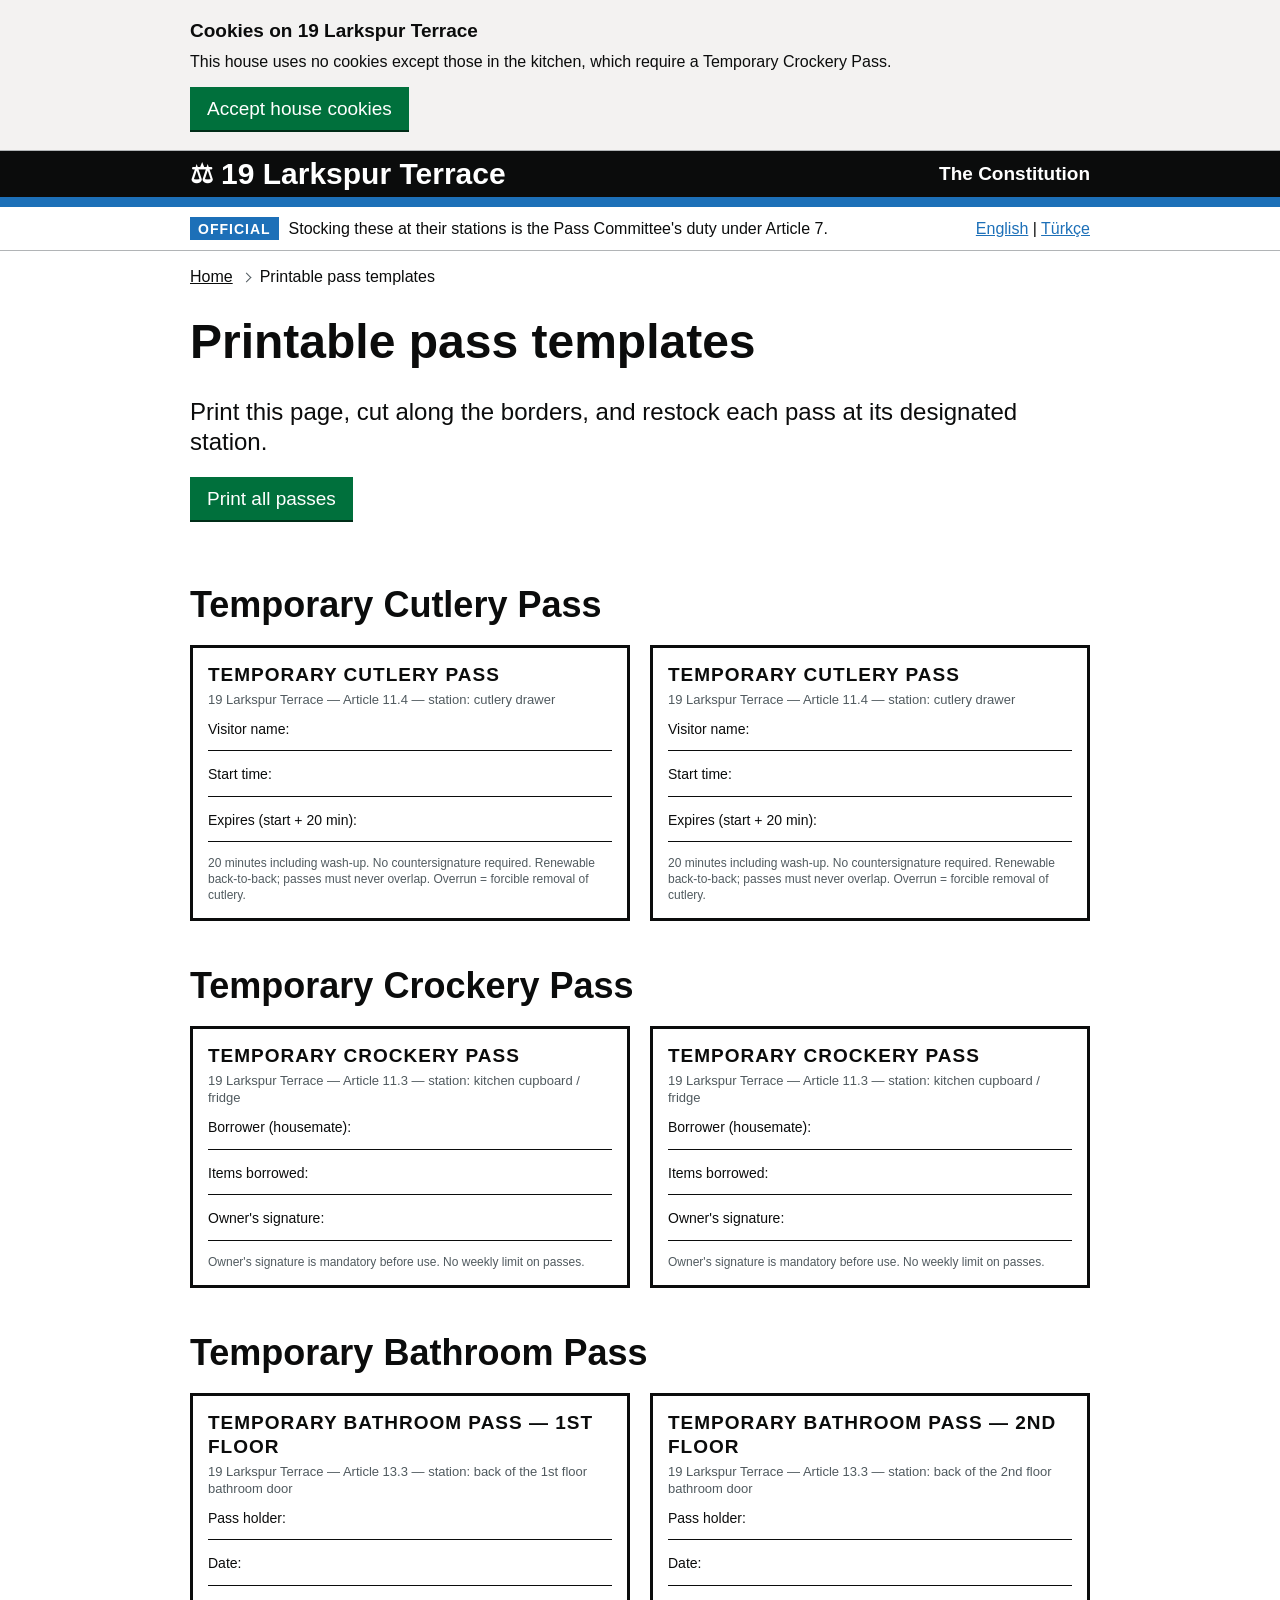
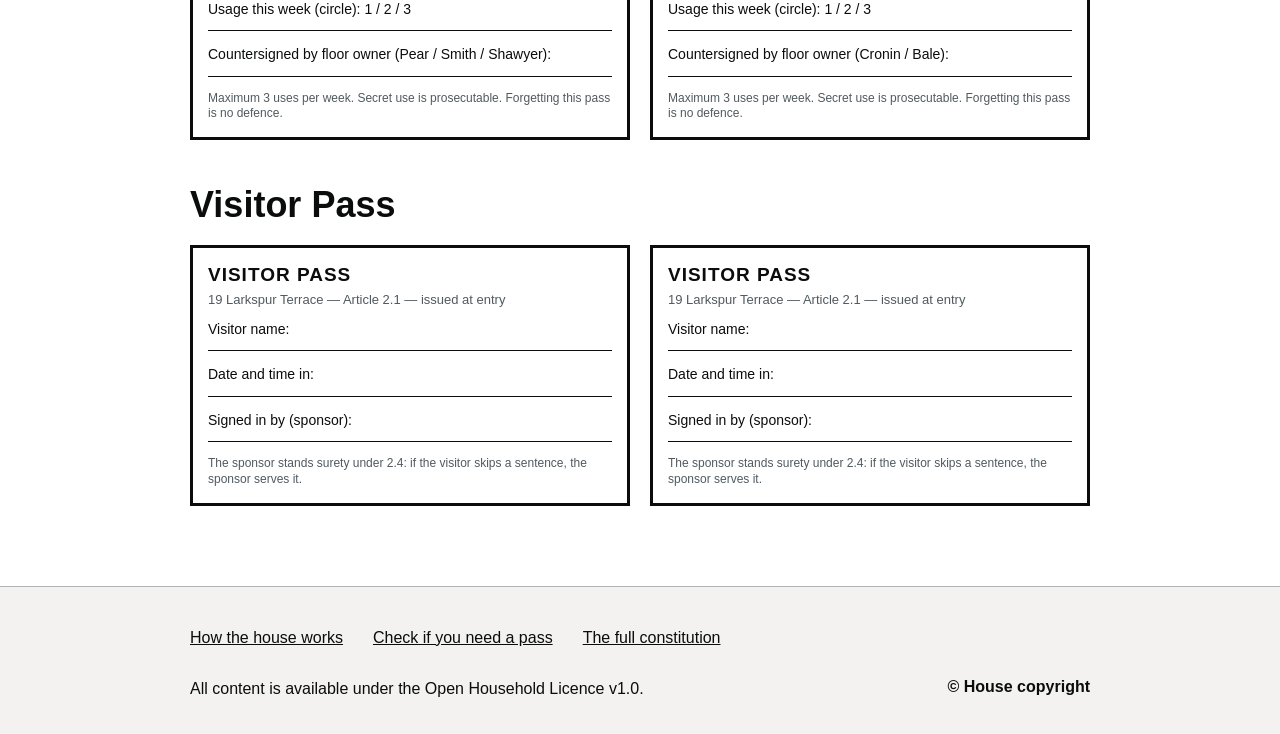
<file: passes.html>
<!DOCTYPE html>
<html lang="en">
<head>
<meta charset="UTF-8">
<meta name="viewport" content="width=device-width, initial-scale=1.0">
<title>Printable pass templates - 19 Larkspur Terrace</title>
<link rel="stylesheet" href="style.css">
</head>
<body data-lang="en">

<div id="cookie-banner" class="cookie-banner" hidden>
  <div class="width-container">
    <h2><span lang="en">Cookies on 19 Larkspur Terrace</span><span lang="tr">19 Larkspur Terrace'ta çerezler</span></h2>
    <p><span lang="en">This house uses no cookies except those in the kitchen, which require a Temporary Crockery Pass.</span><span lang="tr">Bu ev, mutfaktakiler dışında çerez kullanmaz; onlar için de Geçici Tabak-Çanak Pasosu gerekir.</span></p>
    <button class="govuk-button" onclick="return acceptCookies()"><span lang="en">Accept house cookies</span><span lang="tr">Ev çerezlerini kabul et</span></button>
  </div>
</div>

<header class="govuk-header">
  <div class="govuk-header__inner">
    <a href="index.html" class="govuk-header__logo"><span class="govuk-header__crest">&#9878;</span> 19&nbsp;Larkspur&nbsp;Terrace</a>
    <a href="constitution.html" class="govuk-header__service"><span lang="en">The Constitution</span><span lang="tr">Anayasa</span></a>
  </div>
</header>

<div class="phase-banner">
  <div class="width-container">
    <span class="govuk-tag"><span lang="en">Official</span><span lang="tr">Resmî</span></span>
    <span><span lang="en">Stocking these at their stations is the Pass Committee's duty under Article 7.</span><span lang="tr">Bunları istasyonlarında stoklu tutmak, Madde 7 uyarınca Pasolar Komitesinin görevidir.</span></span>
    <span class="phase-banner__spacer"></span>
    <span class="lang-toggle"><a href="#" onclick="return setLang('en')">English</a> | <a href="#" onclick="return setLang('tr')">Türkçe</a></span>
  </div>
</div>

<div class="width-container">
<ol class="govuk-breadcrumbs">
  <li><a href="index.html"><span lang="en">Home</span><span lang="tr">Ana sayfa</span></a></li>
  <li><span lang="en">Printable pass templates</span><span lang="tr">Paso şablonları</span></li>
</ol>

<main>
  <h1><span lang="en">Printable pass templates</span><span lang="tr">Yazdırılabilir paso şablonları</span></h1>
  <p class="govuk-body-l"><span lang="en">Print this page, cut along the borders, and restock each pass at its designated station.</span><span lang="tr">Bu sayfayı yazdırın, kenarlardan kesin ve her pasoyu belirlenen istasyonuna yerleştirin.</span></p>
  <button class="govuk-button no-print" onclick="window.print()"><span lang="en">Print all passes</span><span lang="tr">Tüm pasoları yazdır</span></button>

  <h2><span lang="en">Temporary Cutlery Pass</span><span lang="tr">Geçici Çatal-Bıçak Pasosu</span></h2>
  <div class="pass-sheet">
    <div class="pass-card">
      <h3><span lang="en">Temporary Cutlery Pass</span><span lang="tr">Geçici Çatal-Bıçak Pasosu</span></h3>
      <p class="pass-sub"><span lang="en">19 Larkspur Terrace &mdash; Article 11.4 &mdash; station: cutlery drawer</span><span lang="tr">19 Larkspur Terrace &mdash; Madde 11.4 &mdash; istasyon: çatal-bıçak çekmecesi</span></p>
      <p class="pass-field"><span lang="en">Visitor name:</span><span lang="tr">Ziyaretçi adı:</span></p>
      <p class="pass-field"><span lang="en">Start time:</span><span lang="tr">Başlangıç saati:</span></p>
      <p class="pass-field"><span lang="en">Expires (start + 20 min):</span><span lang="tr">Bitiş (başlangıç + 20 dk):</span></p>
      <p class="pass-note"><span lang="en">20 minutes including wash-up. No countersignature required. Renewable back-to-back; passes must never overlap. Overrun = forcible removal of cutlery.</span><span lang="tr">Bulaşık dâhil 20 dakika. Karşı imza gerekmez. Art arda yenilenebilir; pasolar asla çakışamaz. Süre aşımı = çatal-bıçağın zorla alınması.</span></p>
    </div>
    <div class="pass-card">
      <h3><span lang="en">Temporary Cutlery Pass</span><span lang="tr">Geçici Çatal-Bıçak Pasosu</span></h3>
      <p class="pass-sub"><span lang="en">19 Larkspur Terrace &mdash; Article 11.4 &mdash; station: cutlery drawer</span><span lang="tr">19 Larkspur Terrace &mdash; Madde 11.4 &mdash; istasyon: çatal-bıçak çekmecesi</span></p>
      <p class="pass-field"><span lang="en">Visitor name:</span><span lang="tr">Ziyaretçi adı:</span></p>
      <p class="pass-field"><span lang="en">Start time:</span><span lang="tr">Başlangıç saati:</span></p>
      <p class="pass-field"><span lang="en">Expires (start + 20 min):</span><span lang="tr">Bitiş (başlangıç + 20 dk):</span></p>
      <p class="pass-note"><span lang="en">20 minutes including wash-up. No countersignature required. Renewable back-to-back; passes must never overlap. Overrun = forcible removal of cutlery.</span><span lang="tr">Bulaşık dâhil 20 dakika. Karşı imza gerekmez. Art arda yenilenebilir; pasolar asla çakışamaz. Süre aşımı = çatal-bıçağın zorla alınması.</span></p>
    </div>
  </div>

  <h2><span lang="en">Temporary Crockery Pass</span><span lang="tr">Geçici Tabak-Çanak Pasosu</span></h2>
  <div class="pass-sheet">
    <div class="pass-card">
      <h3><span lang="en">Temporary Crockery Pass</span><span lang="tr">Geçici Tabak-Çanak Pasosu</span></h3>
      <p class="pass-sub"><span lang="en">19 Larkspur Terrace &mdash; Article 11.3 &mdash; station: kitchen cupboard / fridge</span><span lang="tr">19 Larkspur Terrace &mdash; Madde 11.3 &mdash; istasyon: mutfak dolabı / buzdolabı</span></p>
      <p class="pass-field"><span lang="en">Borrower (housemate):</span><span lang="tr">Ödünç alan (ev arkadaşı):</span></p>
      <p class="pass-field"><span lang="en">Items borrowed:</span><span lang="tr">Ödünç alınan eşyalar:</span></p>
      <p class="pass-field"><span lang="en">Owner's signature:</span><span lang="tr">Sahibinin imzası:</span></p>
      <p class="pass-note"><span lang="en">Owner's signature is mandatory before use. No weekly limit on passes.</span><span lang="tr">Kullanımdan önce sahibinin imzası zorunludur. Haftalık paso sınırı yoktur.</span></p>
    </div>
    <div class="pass-card">
      <h3><span lang="en">Temporary Crockery Pass</span><span lang="tr">Geçici Tabak-Çanak Pasosu</span></h3>
      <p class="pass-sub"><span lang="en">19 Larkspur Terrace &mdash; Article 11.3 &mdash; station: kitchen cupboard / fridge</span><span lang="tr">19 Larkspur Terrace &mdash; Madde 11.3 &mdash; istasyon: mutfak dolabı / buzdolabı</span></p>
      <p class="pass-field"><span lang="en">Borrower (housemate):</span><span lang="tr">Ödünç alan (ev arkadaşı):</span></p>
      <p class="pass-field"><span lang="en">Items borrowed:</span><span lang="tr">Ödünç alınan eşyalar:</span></p>
      <p class="pass-field"><span lang="en">Owner's signature:</span><span lang="tr">Sahibinin imzası:</span></p>
      <p class="pass-note"><span lang="en">Owner's signature is mandatory before use. No weekly limit on passes.</span><span lang="tr">Kullanımdan önce sahibinin imzası zorunludur. Haftalık paso sınırı yoktur.</span></p>
    </div>
  </div>

  <h2><span lang="en">Temporary Bathroom Pass</span><span lang="tr">Geçici Banyo Pasosu</span></h2>
  <div class="pass-sheet">
    <div class="pass-card">
      <h3><span lang="en">Temporary Bathroom Pass &mdash; 1st floor</span><span lang="tr">Geçici Banyo Pasosu &mdash; 1. kat</span></h3>
      <p class="pass-sub"><span lang="en">19 Larkspur Terrace &mdash; Article 13.3 &mdash; station: back of the 1st floor bathroom door</span><span lang="tr">19 Larkspur Terrace &mdash; Madde 13.3 &mdash; istasyon: 1. kat banyo kapısının arkası</span></p>
      <p class="pass-field"><span lang="en">Pass holder:</span><span lang="tr">Paso sahibi:</span></p>
      <p class="pass-field"><span lang="en">Date:</span><span lang="tr">Tarih:</span></p>
      <p class="pass-field"><span lang="en">Usage this week (circle): 1 / 2 / 3</span><span lang="tr">Bu haftaki kullanım (işaretleyin): 1 / 2 / 3</span></p>
      <p class="pass-field"><span lang="en">Countersigned by floor owner (Pear / Smith / Shawyer):</span><span lang="tr">Kat sahibinin karşı imzası (Pear / Smith / Shawyer):</span></p>
      <p class="pass-note"><span lang="en">Maximum 3 uses per week. Secret use is prosecutable. Forgetting this pass is no defence.</span><span lang="tr">Haftada en fazla 3 kullanım. Gizli kullanım kovuşturulur. Bu pasoyu unutmak savunma değildir.</span></p>
    </div>
    <div class="pass-card">
      <h3><span lang="en">Temporary Bathroom Pass &mdash; 2nd floor</span><span lang="tr">Geçici Banyo Pasosu &mdash; 2. kat</span></h3>
      <p class="pass-sub"><span lang="en">19 Larkspur Terrace &mdash; Article 13.3 &mdash; station: back of the 2nd floor bathroom door</span><span lang="tr">19 Larkspur Terrace &mdash; Madde 13.3 &mdash; istasyon: 2. kat banyo kapısının arkası</span></p>
      <p class="pass-field"><span lang="en">Pass holder:</span><span lang="tr">Paso sahibi:</span></p>
      <p class="pass-field"><span lang="en">Date:</span><span lang="tr">Tarih:</span></p>
      <p class="pass-field"><span lang="en">Usage this week (circle): 1 / 2 / 3</span><span lang="tr">Bu haftaki kullanım (işaretleyin): 1 / 2 / 3</span></p>
      <p class="pass-field"><span lang="en">Countersigned by floor owner (Cronin / Bale):</span><span lang="tr">Kat sahibinin karşı imzası (Cronin / Bale):</span></p>
      <p class="pass-note"><span lang="en">Maximum 3 uses per week. Secret use is prosecutable. Forgetting this pass is no defence.</span><span lang="tr">Haftada en fazla 3 kullanım. Gizli kullanım kovuşturulur. Bu pasoyu unutmak savunma değildir.</span></p>
    </div>
  </div>

  <h2><span lang="en">Visitor Pass</span><span lang="tr">Ziyaretçi Pasosu</span></h2>
  <div class="pass-sheet">
    <div class="pass-card">
      <h3><span lang="en">Visitor Pass</span><span lang="tr">Ziyaretçi Pasosu</span></h3>
      <p class="pass-sub"><span lang="en">19 Larkspur Terrace &mdash; Article 2.1 &mdash; issued at entry</span><span lang="tr">19 Larkspur Terrace &mdash; Madde 2.1 &mdash; girişte düzenlenir</span></p>
      <p class="pass-field"><span lang="en">Visitor name:</span><span lang="tr">Ziyaretçi adı:</span></p>
      <p class="pass-field"><span lang="en">Date and time in:</span><span lang="tr">Giriş tarihi ve saati:</span></p>
      <p class="pass-field"><span lang="en">Signed in by (sponsor):</span><span lang="tr">Kaydeden (kefil):</span></p>
      <p class="pass-note"><span lang="en">The sponsor stands surety under 2.4: if the visitor skips a sentence, the sponsor serves it.</span><span lang="tr">Kefil, 2.4 uyarınca güvence verir: ziyaretçi cezasını çekmezse, kefil onun yerine çeker.</span></p>
    </div>
    <div class="pass-card">
      <h3><span lang="en">Visitor Pass</span><span lang="tr">Ziyaretçi Pasosu</span></h3>
      <p class="pass-sub"><span lang="en">19 Larkspur Terrace &mdash; Article 2.1 &mdash; issued at entry</span><span lang="tr">19 Larkspur Terrace &mdash; Madde 2.1 &mdash; girişte düzenlenir</span></p>
      <p class="pass-field"><span lang="en">Visitor name:</span><span lang="tr">Ziyaretçi adı:</span></p>
      <p class="pass-field"><span lang="en">Date and time in:</span><span lang="tr">Giriş tarihi ve saati:</span></p>
      <p class="pass-field"><span lang="en">Signed in by (sponsor):</span><span lang="tr">Kaydeden (kefil):</span></p>
      <p class="pass-note"><span lang="en">The sponsor stands surety under 2.4: if the visitor skips a sentence, the sponsor serves it.</span><span lang="tr">Kefil, 2.4 uyarınca güvence verir: ziyaretçi cezasını çekmezse, kefil onun yerine çeker.</span></p>
    </div>
  </div>
</main>
</div>

<footer class="govuk-footer">
  <div class="width-container">
    <ul class="govuk-footer__links">
      <li><a href="index.html"><span lang="en">How the house works</span><span lang="tr">Ev nasıl işler</span></a></li>
      <li><a href="check-pass.html"><span lang="en">Check if you need a pass</span><span lang="tr">Paso kontrolü</span></a></li>
      <li><a href="constitution.html"><span lang="en">The full constitution</span><span lang="tr">Anayasanın tamamı</span></a></li>
    </ul>
    <div class="govuk-footer__meta">
      <div class="govuk-footer__licence"><p><span lang="en">All content is available under the Open Household Licence v1.0.</span><span lang="tr">Tüm içerik Açık Hane Lisansı v1.0 kapsamında sunulur.</span></p></div>
      <div class="govuk-footer__copyright"><span lang="en">&copy; House copyright</span><span lang="tr">&copy; Hane telif hakkı</span></div>
    </div>
  </div>
</footer>

<script src="site.js"></script>
</body>
</html>
</file>
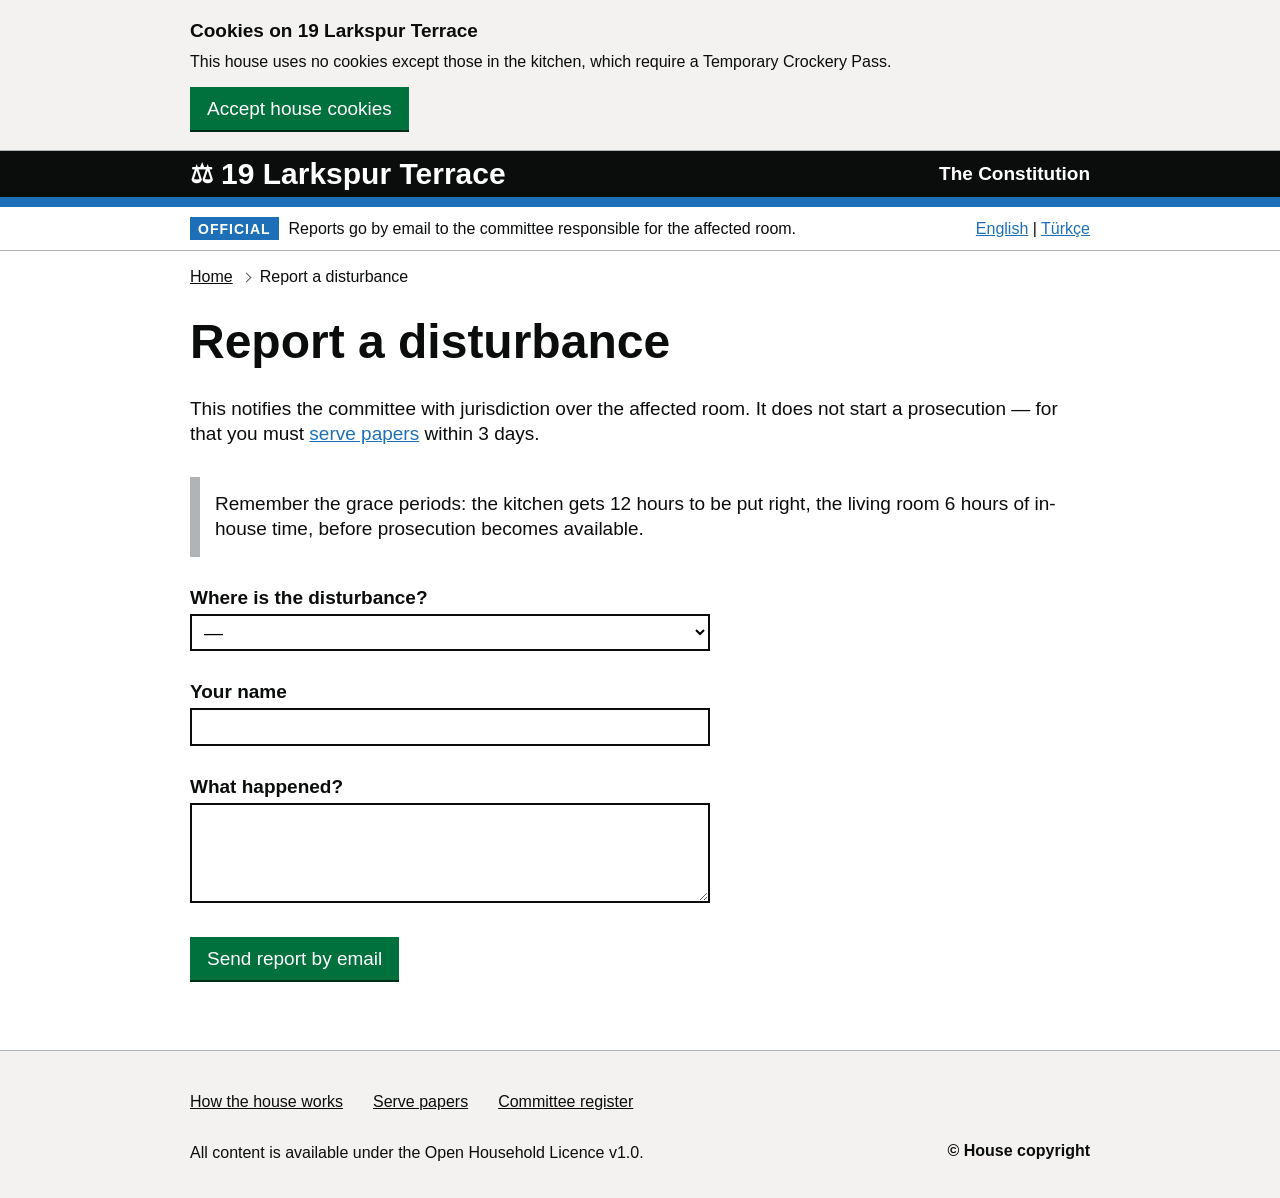
<file: report.html>
<!DOCTYPE html>
<html lang="en">
<head>
<meta charset="UTF-8">
<meta name="viewport" content="width=device-width, initial-scale=1.0">
<title>Report a disturbance - 19 Larkspur Terrace</title>
<link rel="stylesheet" href="style.css">
</head>
<body data-lang="en">

<div id="cookie-banner" class="cookie-banner" hidden>
  <div class="width-container">
    <h2><span lang="en">Cookies on 19 Larkspur Terrace</span><span lang="tr">19 Larkspur Terrace'ta çerezler</span></h2>
    <p><span lang="en">This house uses no cookies except those in the kitchen, which require a Temporary Crockery Pass.</span><span lang="tr">Bu ev, mutfaktakiler dışında çerez kullanmaz; onlar için de Geçici Tabak-Çanak Pasosu gerekir.</span></p>
    <button class="govuk-button" onclick="return acceptCookies()"><span lang="en">Accept house cookies</span><span lang="tr">Ev çerezlerini kabul et</span></button>
  </div>
</div>

<header class="govuk-header">
  <div class="govuk-header__inner">
    <a href="index.html" class="govuk-header__logo"><span class="govuk-header__crest">&#9878;</span> 19&nbsp;Larkspur&nbsp;Terrace</a>
    <a href="constitution.html" class="govuk-header__service"><span lang="en">The Constitution</span><span lang="tr">Anayasa</span></a>
  </div>
</header>

<div class="phase-banner">
  <div class="width-container">
    <span class="govuk-tag"><span lang="en">Official</span><span lang="tr">Resmî</span></span>
    <span><span lang="en">Reports go by email to the committee responsible for the affected room.</span><span lang="tr">Bildirimler, ilgili odadan sorumlu komiteye e-posta ile gider.</span></span>
    <span class="phase-banner__spacer"></span>
    <span class="lang-toggle"><a href="#" onclick="return setLang('en')">English</a> | <a href="#" onclick="return setLang('tr')">Türkçe</a></span>
  </div>
</div>

<div class="width-container">
<ol class="govuk-breadcrumbs">
  <li><a href="index.html"><span lang="en">Home</span><span lang="tr">Ana sayfa</span></a></li>
  <li><span lang="en">Report a disturbance</span><span lang="tr">Müdahale bildir</span></li>
</ol>

<main>
  <h1><span lang="en">Report a disturbance</span><span lang="tr">Bir müdahaleyi bildirin</span></h1>
  <p><span lang="en">This notifies the committee with jurisdiction over the affected room. It does not start a prosecution &mdash; for that you must <a href="serve.html">serve papers</a> within 3 days.</span><span lang="tr">Bu, ilgili oda üzerinde yetkili komiteyi bilgilendirir. Kovuşturma başlatmaz &mdash; bunun için 3 gün içinde <a href="serve.html">tebligat yapmalısınız</a>.</span></p>

  <div class="govuk-inset-text">
    <p><span lang="en">Remember the grace periods: the kitchen gets 12 hours to be put right, the living room 6 hours of in-house time, before prosecution becomes available.</span><span lang="tr">Hoşgörü sürelerini unutmayın: kovuşturma mümkün olmadan önce mutfak için 12 saat, oturma odası için evde geçirilen 6 saat tanınır.</span></p>
  </div>

  <form onsubmit="return sendReport()">
    <div class="govuk-form-group">
      <label class="govuk-label" for="room"><span lang="en">Where is the disturbance?</span><span lang="tr">Müdahale nerede?</span></label>
      <select class="govuk-select" id="room" onchange="updateRecipients()" required></select>
      <p class="govuk-hint" id="recipients-hint"></p>
    </div>
    <div class="govuk-form-group">
      <label class="govuk-label" for="reporter"><span lang="en">Your name</span><span lang="tr">Adınız</span></label>
      <input class="govuk-input" id="reporter" required>
    </div>
    <div class="govuk-form-group">
      <label class="govuk-label" for="details"><span lang="en">What happened?</span><span lang="tr">Ne oldu?</span></label>
      <textarea class="govuk-textarea" id="details" required></textarea>
    </div>
    <button type="submit" class="govuk-button"><span lang="en">Send report by email</span><span lang="tr">Bildirimi e-posta ile gönder</span></button>
  </form>
</main>
</div>

<footer class="govuk-footer">
  <div class="width-container">
    <ul class="govuk-footer__links">
      <li><a href="index.html"><span lang="en">How the house works</span><span lang="tr">Ev nasıl işler</span></a></li>
      <li><a href="serve.html"><span lang="en">Serve papers</span><span lang="tr">Tebligat düzenle</span></a></li>
      <li><a href="committees.html"><span lang="en">Committee register</span><span lang="tr">Komite kaydı</span></a></li>
    </ul>
    <div class="govuk-footer__meta">
      <div class="govuk-footer__licence"><p><span lang="en">All content is available under the Open Household Licence v1.0.</span><span lang="tr">Tüm içerik Açık Hane Lisansı v1.0 kapsamında sunulur.</span></p></div>
      <div class="govuk-footer__copyright"><span lang="en">&copy; House copyright</span><span lang="tr">&copy; Hane telif hakkı</span></div>
    </div>
  </div>
</footer>

<script src="site.js"></script>
<script src="committees.js"></script>
<script>
var ROOMS = [
  { value: "kitchen",     en: "Kitchen",             tr: "Mutfak" },
  { value: "living-room", en: "Living Room",         tr: "Oturma Odası" },
  { value: "corridor",    en: "Corridor",            tr: "Koridor" },
  { value: "stairs",      en: "Stairs",              tr: "Merdiven" },
  { value: "bathroom-1",  en: "Bathroom, 1st floor", tr: "Banyo, 1. kat" },
  { value: "bathroom-2",  en: "Bathroom, 2nd floor", tr: "Banyo, 2. kat" },
  { value: "bedroom",     en: "A bedroom",           tr: "Yatak odası" }
];
function renderRoomOptions() {
  var lang = document.body.getAttribute("data-lang");
  var select = document.getElementById("room");
  var current = select.value;
  select.innerHTML = "";
  var placeholder = document.createElement("option");
  placeholder.value = "";
  placeholder.disabled = true;
  placeholder.selected = true;
  placeholder.textContent = "—";
  select.appendChild(placeholder);
  ROOMS.forEach(function (r) {
    var opt = document.createElement("option");
    opt.value = r.value;
    opt.textContent = (lang === "tr") ? r.tr : r.en;
    select.appendChild(opt);
  });
  if (current) select.value = current;
}
renderRoomOptions();
document.addEventListener("larkspur-langchange", function () {
  renderRoomOptions();
  if (document.getElementById("room").value) updateRecipients();
});
function updateRecipients() {
  var room = document.getElementById("room").value;
  var lang = document.body.getAttribute("data-lang");
  var c = committeeById(ROOM_TO_COMMITTEE[room]);
  var vacant = !c.members.length;
  var names = vacant
    ? Object.values(HOUSEMATES).map(function (h) { return h.name; })
    : c.members.map(function (m) { return HOUSEMATES[m].name; });
  var committeeName = (lang === "tr") ? c.nameTr : c.nameEn;
  var note = vacant
    ? (lang === "tr"
        ? committeeName + " şu an boş — bildirim beş ev arkadaşının tümüne gider: "
        : committeeName + " is currently vacant — the report goes to all five housemates: ")
    : (lang === "tr" ? "Alıcı — " + committeeName + ": " : "Goes to — " + committeeName + ": ");
  document.getElementById("recipients-hint").textContent = note + names.join(", ");
}
function sendReport() {
  var room = document.getElementById("room");
  var roomLabel = room.options[room.selectedIndex].text;
  var emails = committeeEmails(ROOM_TO_COMMITTEE[room.value]);
  var subject = "DISTURBANCE REPORT — " + roomLabel;
  var body =
    "DISTURBANCE REPORT under the 19 Larkspur Terrace Constitution\n\n" +
    "Location: " + roomLabel + "\n" +
    "Reported by: " + document.getElementById("reporter").value + "\n" +
    "Reported at: " + new Date().toLocaleString("en-GB") + "\n\n" +
    "Details:\n" + document.getElementById("details").value + "\n\n" +
    "Reminder: the applicable grace period runs from identification of the disturbance. " +
    "If unresolved, papers must be served within 3 days of the offence (Article 21.1).";
  window.location.href = "mailto:" + emails.join(",") +
    "?subject=" + encodeURIComponent(subject) +
    "&body=" + encodeURIComponent(body);
  return false;
}
</script>
</body>
</html>
</file>
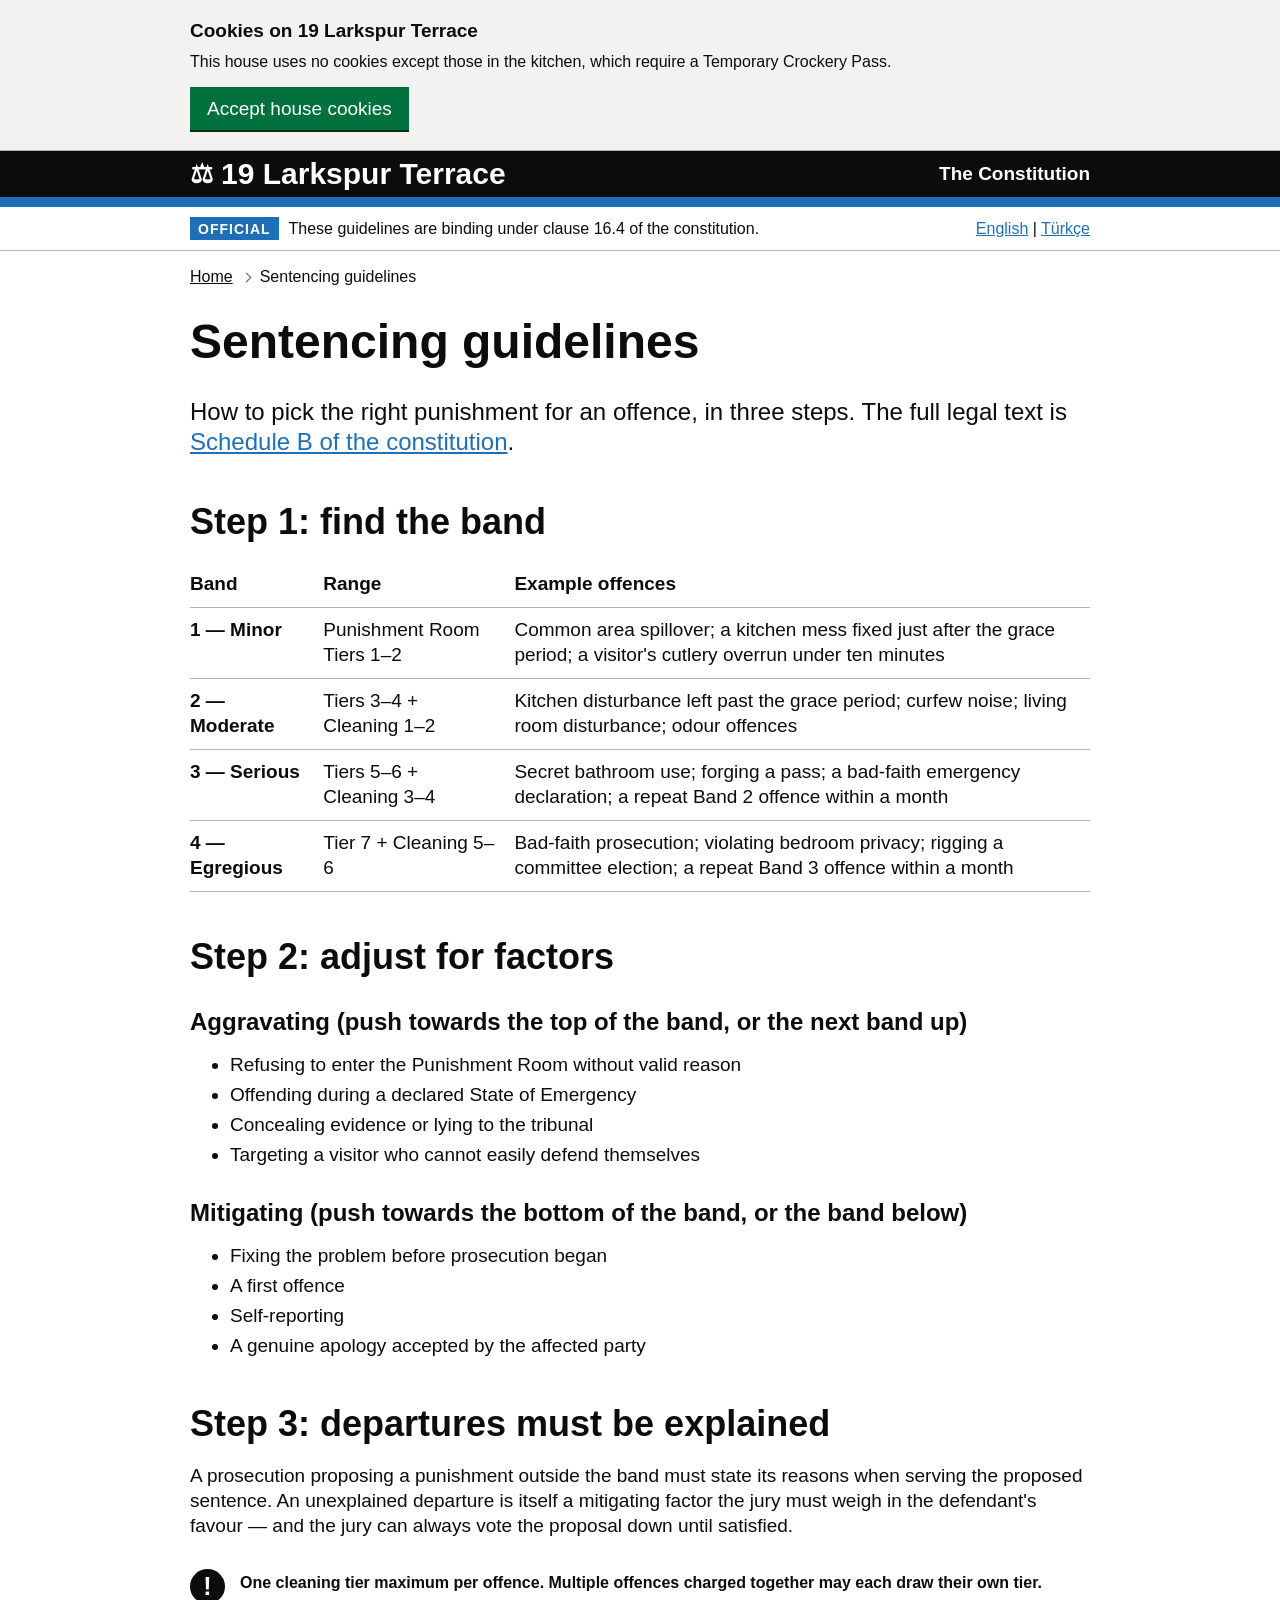
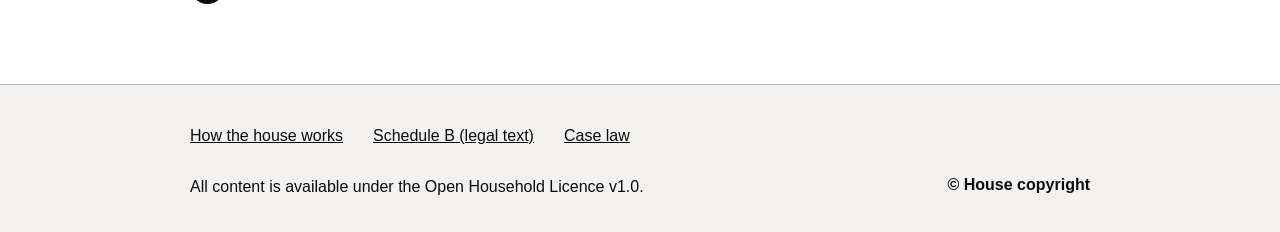
<file: sentencing.html>
<!DOCTYPE html>
<html lang="en">
<head>
<meta charset="UTF-8">
<meta name="viewport" content="width=device-width, initial-scale=1.0">
<title>Sentencing guidelines - 19 Larkspur Terrace</title>
<link rel="stylesheet" href="style.css">
</head>
<body data-lang="en">

<div id="cookie-banner" class="cookie-banner" hidden>
  <div class="width-container">
    <h2><span lang="en">Cookies on 19 Larkspur Terrace</span><span lang="tr">19 Larkspur Terrace'ta çerezler</span></h2>
    <p><span lang="en">This house uses no cookies except those in the kitchen, which require a Temporary Crockery Pass.</span><span lang="tr">Bu ev, mutfaktakiler dışında çerez kullanmaz; onlar için de Geçici Tabak-Çanak Pasosu gerekir.</span></p>
    <button class="govuk-button" onclick="return acceptCookies()"><span lang="en">Accept house cookies</span><span lang="tr">Ev çerezlerini kabul et</span></button>
  </div>
</div>

<header class="govuk-header">
  <div class="govuk-header__inner">
    <a href="index.html" class="govuk-header__logo"><span class="govuk-header__crest">&#9878;</span> 19&nbsp;Larkspur&nbsp;Terrace</a>
    <a href="constitution.html" class="govuk-header__service"><span lang="en">The Constitution</span><span lang="tr">Anayasa</span></a>
  </div>
</header>

<div class="phase-banner">
  <div class="width-container">
    <span class="govuk-tag"><span lang="en">Official</span><span lang="tr">Resmî</span></span>
    <span><span lang="en">These guidelines are binding under clause 16.4 of the constitution.</span><span lang="tr">Bu rehber, anayasanın 16.4 hükmü uyarınca bağlayıcıdır.</span></span>
    <span class="phase-banner__spacer"></span>
    <span class="lang-toggle"><a href="#" onclick="return setLang('en')">English</a> | <a href="#" onclick="return setLang('tr')">Türkçe</a></span>
  </div>
</div>

<div class="width-container">
<ol class="govuk-breadcrumbs">
  <li><a href="index.html"><span lang="en">Home</span><span lang="tr">Ana sayfa</span></a></li>
  <li><span lang="en">Sentencing guidelines</span><span lang="tr">Ceza rehberi</span></li>
</ol>

<main>
  <h1><span lang="en">Sentencing guidelines</span><span lang="tr">Ceza rehberi</span></h1>
  <p class="govuk-body-l"><span lang="en">How to pick the right punishment for an offence, in three steps. The full legal text is <a href="constitution.html#schedb">Schedule B of the constitution</a>.</span><span lang="tr">Bir suça doğru cezayı üç adımda nasıl seçersiniz. Tam yasal metin <a href="constitution.html#schedb">anayasanın Ek B'sindedir</a>.</span></p>

  <h2><span lang="en">Step 1: find the band</span><span lang="tr">Adım 1: bandı bulun</span></h2>
  <table class="govuk-table">
    <thead><tr><th><span lang="en">Band</span><span lang="tr">Bant</span></th><th><span lang="en">Range</span><span lang="tr">Aralık</span></th><th><span lang="en">Example offences</span><span lang="tr">Örnek suçlar</span></th></tr></thead>
    <tbody>
      <tr>
        <td><span lang="en"><strong>1 &mdash; Minor</strong></span><span lang="tr"><strong>1 &mdash; Hafif</strong></span></td>
        <td><span lang="en">Punishment Room Tiers 1&ndash;2</span><span lang="tr">Ceza Odası Kademe 1&ndash;2</span></td>
        <td><span lang="en">Common area spillover; a kitchen mess fixed just after the grace period; a visitor's cutlery overrun under ten minutes</span><span lang="tr">Ortak alan taşması; hoşgörü süresinden hemen sonra toplanan mutfak dağınıklığı; ziyaretçinin süreyi on dakikadan az aşması</span></td>
      </tr>
      <tr>
        <td><span lang="en"><strong>2 &mdash; Moderate</strong></span><span lang="tr"><strong>2 &mdash; Orta</strong></span></td>
        <td><span lang="en">Tiers 3&ndash;4 + Cleaning 1&ndash;2</span><span lang="tr">Kademe 3&ndash;4 + Temizlik 1&ndash;2</span></td>
        <td><span lang="en">Kitchen disturbance left past the grace period; curfew noise; living room disturbance; odour offences</span><span lang="tr">Hoşgörü süresi geçtiği hâlde bırakılan mutfak dağınıklığı; yasak saat gürültüsü; oturma odası düzeninin bozulması; koku suçları</span></td>
      </tr>
      <tr>
        <td><span lang="en"><strong>3 &mdash; Serious</strong></span><span lang="tr"><strong>3 &mdash; Ciddi</strong></span></td>
        <td><span lang="en">Tiers 5&ndash;6 + Cleaning 3&ndash;4</span><span lang="tr">Kademe 5&ndash;6 + Temizlik 3&ndash;4</span></td>
        <td><span lang="en">Secret bathroom use; forging a pass; a bad-faith emergency declaration; a repeat Band 2 offence within a month</span><span lang="tr">Gizli banyo kullanımı; paso sahteciliği; kötü niyetli OHAL ilanı; bir ay içinde tekrarlanan Bant 2 suçu</span></td>
      </tr>
      <tr>
        <td><span lang="en"><strong>4 &mdash; Egregious</strong></span><span lang="tr"><strong>4 &mdash; Vahim</strong></span></td>
        <td><span lang="en">Tier 7 + Cleaning 5&ndash;6</span><span lang="tr">Kademe 7 + Temizlik 5&ndash;6</span></td>
        <td><span lang="en">Bad-faith prosecution; violating bedroom privacy; rigging a committee election; a repeat Band 3 offence within a month</span><span lang="tr">Kötü niyetli kovuşturma; yatak odası mahremiyetinin ihlali; komite seçimine hile karıştırma; bir ay içinde tekrarlanan Bant 3 suçu</span></td>
      </tr>
    </tbody>
  </table>

  <h2><span lang="en">Step 2: adjust for factors</span><span lang="tr">Adım 2: unsurlara göre ayarlayın</span></h2>
  <h3><span lang="en">Aggravating (push towards the top of the band, or the next band up)</span><span lang="tr">Ağırlaştırıcı (bandın üst ucuna veya bir üst banda iter)</span></h3>
  <ul>
    <li><span lang="en">Refusing to enter the Punishment Room without valid reason</span><span lang="tr">Geçerli sebep olmadan Ceza Odasına girmeyi reddetmek</span></li>
    <li><span lang="en">Offending during a declared State of Emergency</span><span lang="tr">İlan edilmiş bir Olağanüstü Hâl sırasında suç işlemek</span></li>
    <li><span lang="en">Concealing evidence or lying to the tribunal</span><span lang="tr">Delil gizlemek veya divana yalan söylemek</span></li>
    <li><span lang="en">Targeting a visitor who cannot easily defend themselves</span><span lang="tr">Kendini kolayca savunamayan bir ziyaretçiyi hedef almak</span></li>
  </ul>
  <h3><span lang="en">Mitigating (push towards the bottom of the band, or the band below)</span><span lang="tr">Hafifletici (bandın alt ucuna veya bir alt banda çeker)</span></h3>
  <ul>
    <li><span lang="en">Fixing the problem before prosecution began</span><span lang="tr">Kovuşturma başlamadan sorunu gidermek</span></li>
    <li><span lang="en">A first offence</span><span lang="tr">İlk suç olması</span></li>
    <li><span lang="en">Self-reporting</span><span lang="tr">Kendiliğinden bildirmek</span></li>
    <li><span lang="en">A genuine apology accepted by the affected party</span><span lang="tr">Mağdurca kabul edilen samimi bir özür</span></li>
  </ul>

  <h2><span lang="en">Step 3: departures must be explained</span><span lang="tr">Adım 3: sapmalar açıklanmalıdır</span></h2>
  <p><span lang="en">A prosecution proposing a punishment outside the band must state its reasons when serving the proposed sentence. An unexplained departure is itself a mitigating factor the jury must weigh in the defendant's favour &mdash; and the jury can always vote the proposal down until satisfied.</span><span lang="tr">Bant dışında bir ceza öneren kovuşturma, önerilen cezayı sunarken gerekçelerini belirtmek zorundadır. Açıklanmamış bir sapma, jürinin sanık lehine tartması gereken hafifletici bir unsurdur &mdash; ve jüri tatmin olana dek öneriyi her zaman reddedebilir.</span></p>

  <div class="govuk-warning-text">
    <span class="govuk-warning-text__icon" aria-hidden="true">!</span>
    <span class="govuk-warning-text__text"><span lang="en">One cleaning tier maximum per offence. Multiple offences charged together may each draw their own tier.</span><span lang="tr">Suç başına en fazla bir temizlik kademesi. Birlikte isnat edilen birden fazla suçun her biri kendi kademesini alabilir.</span></span>
  </div>
</main>
</div>

<footer class="govuk-footer">
  <div class="width-container">
    <ul class="govuk-footer__links">
      <li><a href="index.html"><span lang="en">How the house works</span><span lang="tr">Ev nasıl işler</span></a></li>
      <li><a href="constitution.html#schedb"><span lang="en">Schedule B (legal text)</span><span lang="tr">Ek B (yasal metin)</span></a></li>
      <li><a href="case-law.html"><span lang="en">Case law</span><span lang="tr">İçtihat</span></a></li>
    </ul>
    <div class="govuk-footer__meta">
      <div class="govuk-footer__licence"><p><span lang="en">All content is available under the Open Household Licence v1.0.</span><span lang="tr">Tüm içerik Açık Hane Lisansı v1.0 kapsamında sunulur.</span></p></div>
      <div class="govuk-footer__copyright"><span lang="en">&copy; House copyright</span><span lang="tr">&copy; Hane telif hakkı</span></div>
    </div>
  </div>
</footer>

<script src="site.js"></script>
</body>
</html>
</file>
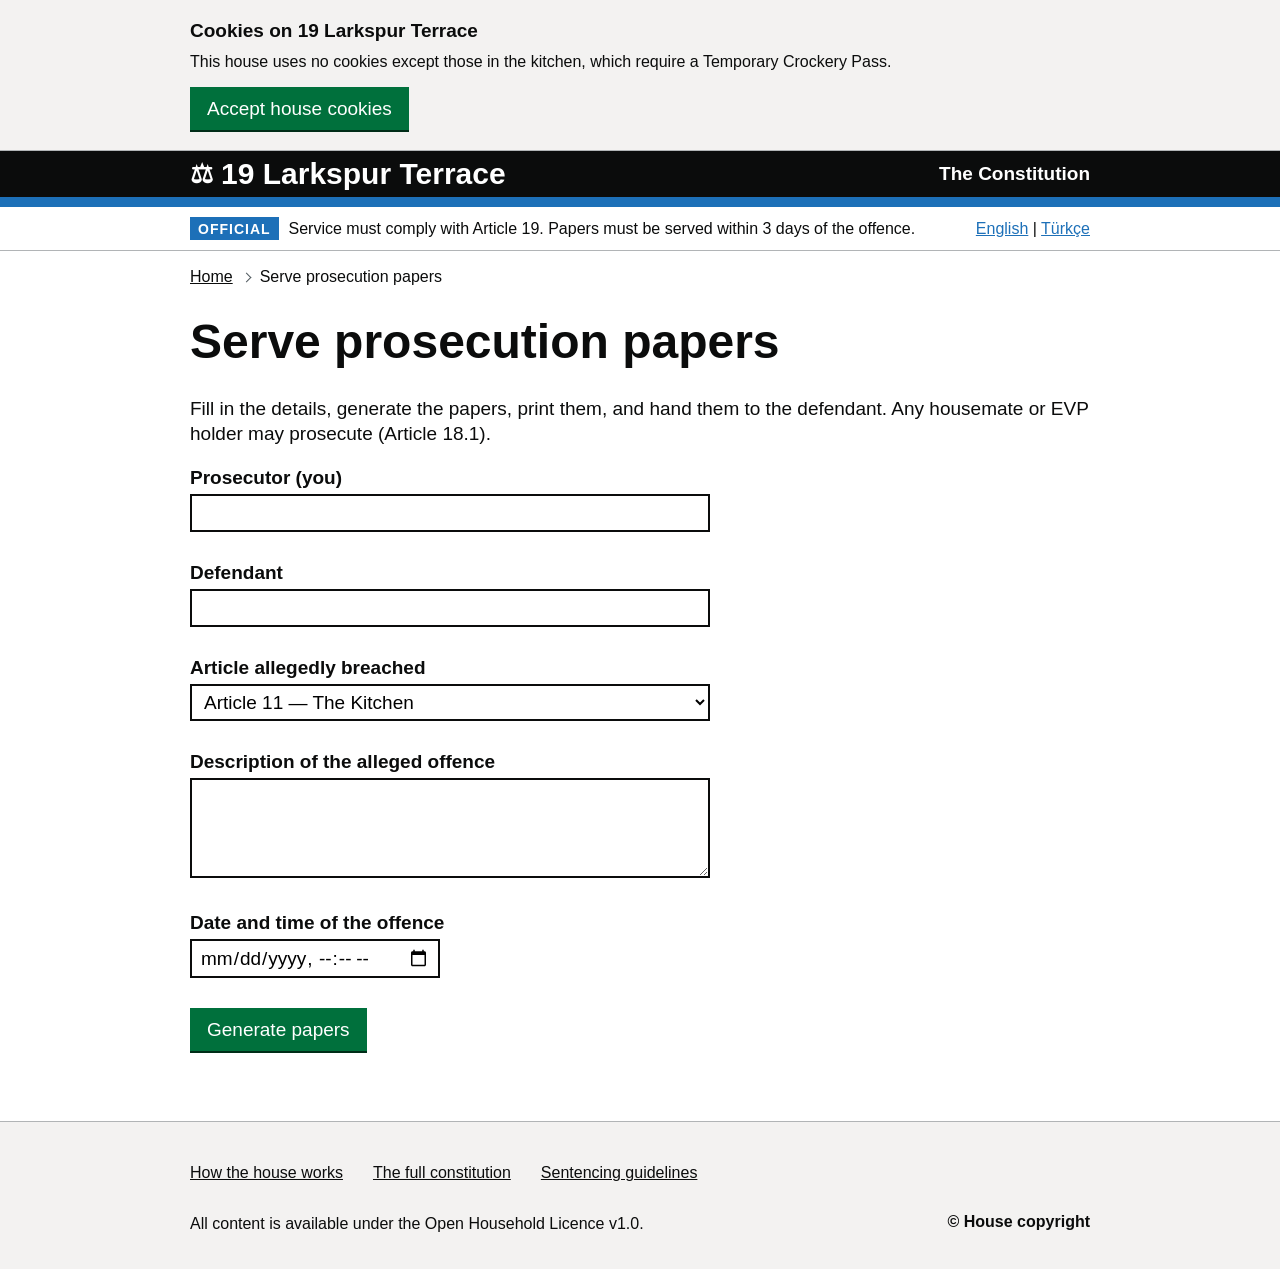
<file: serve.html>
<!DOCTYPE html>
<html lang="en">
<head>
<meta charset="UTF-8">
<meta name="viewport" content="width=device-width, initial-scale=1.0">
<title>Serve prosecution papers - 19 Larkspur Terrace</title>
<link rel="stylesheet" href="style.css">
</head>
<body data-lang="en">

<div id="cookie-banner" class="cookie-banner" hidden>
  <div class="width-container">
    <h2><span lang="en">Cookies on 19 Larkspur Terrace</span><span lang="tr">19 Larkspur Terrace'ta çerezler</span></h2>
    <p><span lang="en">This house uses no cookies except those in the kitchen, which require a Temporary Crockery Pass.</span><span lang="tr">Bu ev, mutfaktakiler dışında çerez kullanmaz; onlar için de Geçici Tabak-Çanak Pasosu gerekir.</span></p>
    <button class="govuk-button" onclick="return acceptCookies()"><span lang="en">Accept house cookies</span><span lang="tr">Ev çerezlerini kabul et</span></button>
  </div>
</div>

<header class="govuk-header">
  <div class="govuk-header__inner">
    <a href="index.html" class="govuk-header__logo"><span class="govuk-header__crest">&#9878;</span> 19&nbsp;Larkspur&nbsp;Terrace</a>
    <a href="constitution.html" class="govuk-header__service"><span lang="en">The Constitution</span><span lang="tr">Anayasa</span></a>
  </div>
</header>

<div class="phase-banner">
  <div class="width-container">
    <span class="govuk-tag"><span lang="en">Official</span><span lang="tr">Resmî</span></span>
    <span><span lang="en">Service must comply with Article 19. Papers must be served within 3 days of the offence.</span><span lang="tr">Tebligat Madde 19'a uygun olmalıdır. Evrak, suçtan itibaren 3 gün içinde tebliğ edilmelidir.</span></span>
    <span class="phase-banner__spacer"></span>
    <span class="lang-toggle"><a href="#" onclick="return setLang('en')">English</a> | <a href="#" onclick="return setLang('tr')">Türkçe</a></span>
  </div>
</div>

<div class="width-container">
<ol class="govuk-breadcrumbs">
  <li><a href="index.html"><span lang="en">Home</span><span lang="tr">Ana sayfa</span></a></li>
  <li><span lang="en">Serve prosecution papers</span><span lang="tr">Kovuşturma tebligatı</span></li>
</ol>

<main>
  <h1><span lang="en">Serve prosecution papers</span><span lang="tr">Kovuşturma tebligatı düzenle</span></h1>
  <p><span lang="en">Fill in the details, generate the papers, print them, and hand them to the defendant. Any housemate or EVP holder may prosecute (Article 18.1).</span><span lang="tr">Bilgileri doldurun, evrakı oluşturun, yazdırın ve sanığa teslim edin. Herhangi bir ev arkadaşı veya EVP sahibi kovuşturma açabilir (Madde 18.1).</span></p>

  <form id="serve-form" class="no-print" onsubmit="return generatePapers()">
    <div class="govuk-form-group">
      <label class="govuk-label" for="prosecutor"><span lang="en">Prosecutor (you)</span><span lang="tr">Kovuşturan (siz)</span></label>
      <input class="govuk-input" id="prosecutor" required>
    </div>
    <div class="govuk-form-group">
      <label class="govuk-label" for="defendant"><span lang="en">Defendant</span><span lang="tr">Sanık</span></label>
      <input class="govuk-input" id="defendant" required>
    </div>
    <div class="govuk-form-group">
      <label class="govuk-label" for="article"><span lang="en">Article allegedly breached</span><span lang="tr">İhlal edildiği iddia edilen madde</span></label>
      <select class="govuk-select" id="article" required></select>
    </div>
    <div class="govuk-form-group">
      <label class="govuk-label" for="offence"><span lang="en">Description of the alleged offence</span><span lang="tr">İddia edilen suçun açıklaması</span></label>
      <textarea class="govuk-textarea" id="offence" required></textarea>
    </div>
    <div class="govuk-form-group">
      <label class="govuk-label" for="when"><span lang="en">Date and time of the offence</span><span lang="tr">Suçun tarihi ve saati</span></label>
      <input class="govuk-input govuk-input--width-10" id="when" type="datetime-local" required>
      <p class="govuk-hint" id="deadline-hint"></p>
    </div>
    <button type="submit" class="govuk-button"><span lang="en">Generate papers</span><span lang="tr">Evrakı oluştur</span></button>
  </form>

  <div id="papers-output" hidden>
    <div class="papers">
      <div class="papers-served"><span lang="en">YOU'VE BEEN SERVED</span><span lang="tr">TEBLİĞ EDİLDİNİZ</span></div>
      <dl>
        <dt><span lang="en">Defendant</span><span lang="tr">Sanık</span></dt><dd id="p-defendant"></dd>
        <dt><span lang="en">Prosecutor</span><span lang="tr">Kovuşturan</span></dt><dd id="p-prosecutor"></dd>
        <dt><span lang="en">Article allegedly breached</span><span lang="tr">İhlal edildiği iddia edilen madde</span></dt><dd id="p-article"></dd>
        <dt><span lang="en">Alleged offence</span><span lang="tr">İddia edilen suç</span></dt><dd id="p-offence"></dd>
        <dt><span lang="en">Date and time of offence</span><span lang="tr">Suç tarihi ve saati</span></dt><dd id="p-when"></dd>
        <dt><span lang="en">Service deadline (Article 21.1)</span><span lang="tr">Tebligat son tarihi (Madde 21.1)</span></dt><dd id="p-deadline"></dd>
      </dl>
      <p style="margin-top:25px"><span lang="en">Service of these papers formally opens the prosecution (Article 19.2). Both parties may now prepare their case and call witnesses. The defendant is presumed innocent until found guilty by tribunal vote, and holds every protection of the Bill of Rights, including the right of postponement and one appeal against a non-unanimous verdict.</span><span lang="tr">Bu evrakın tebliği kovuşturmayı resmen açar (Madde 19.2). Her iki taraf artık davasını hazırlayabilir ve tanık çağırabilir. Sanık, divan oylamasıyla suçlu bulunana dek masumdur ve erteleme hakkı ile oybirliği olmayan karara karşı tek temyiz hakkı dâhil, Haklar Bildirgesi'nin tüm güvencelerine sahiptir.</span></p>
      <div class="sig-block" style="margin-top:20px">
        <div><div class="sig-line"></div><div class="sig-name"><span lang="en">Prosecutor's signature</span><span lang="tr">Kovuşturanın imzası</span></div></div>
        <div><div class="sig-line"></div><div class="sig-name"><span lang="en">Date and time of service</span><span lang="tr">Tebliğ tarihi ve saati</span></div></div>
      </div>
      <p class="papers-footer"><span lang="en">Issued under the 19 Larkspur Terrace Declaration of Independence Constitution, Articles 18&ndash;19. If the defendant cannot reasonably be located, leave these papers at their known location; disputes over reasonableness go to the Location Committee (Article 8).</span><span lang="tr">19 Larkspur Terrace Bağımsızlık Bildirgesi Anayasası, Madde 18&ndash;19 uyarınca düzenlenmiştir. Sanık makul biçimde bulunamıyorsa, bu evrakı bilinen yerine bırakın; makullük uyuşmazlıkları Konum Komitesine gider (Madde 8).</span></p>
    </div>
    <button class="govuk-button no-print" onclick="window.print()"><span lang="en">Print the papers</span><span lang="tr">Evrakı yazdır</span></button>
  </div>
</main>
</div>

<footer class="govuk-footer">
  <div class="width-container">
    <ul class="govuk-footer__links">
      <li><a href="index.html"><span lang="en">How the house works</span><span lang="tr">Ev nasıl işler</span></a></li>
      <li><a href="constitution.html"><span lang="en">The full constitution</span><span lang="tr">Anayasanın tamamı</span></a></li>
      <li><a href="sentencing.html"><span lang="en">Sentencing guidelines</span><span lang="tr">Ceza rehberi</span></a></li>
    </ul>
    <div class="govuk-footer__meta">
      <div class="govuk-footer__licence"><p><span lang="en">All content is available under the Open Household Licence v1.0.</span><span lang="tr">Tüm içerik Açık Hane Lisansı v1.0 kapsamında sunulur.</span></p></div>
      <div class="govuk-footer__copyright"><span lang="en">&copy; House copyright</span><span lang="tr">&copy; Hane telif hakkı</span></div>
    </div>
  </div>
</footer>

<script src="site.js"></script>
<script>
var ARTICLES = [
  { value: "art-11",  en: "Article 11 — The Kitchen",                        tr: "Madde 11 — Mutfak" },
  { value: "art-12",  en: "Article 12 — The Living Room",                    tr: "Madde 12 — Oturma Odası" },
  { value: "art-13",  en: "Article 13 — The Bathrooms",                      tr: "Madde 13 — Banyolar" },
  { value: "art-14",  en: "Article 14 — The Bedrooms",                       tr: "Madde 14 — Yatak Odaları" },
  { value: "art-15",  en: "Article 15 — The Corridor & Stairs",              tr: "Madde 15 — Koridor ve Merdiven" },
  { value: "art-2",   en: "Article 2 — Visitors",                            tr: "Madde 2 — Ziyaretçiler" },
  { value: "art-203", en: "Article 20.3 — Bad-faith prosecution",            tr: "Madde 20.3 — Kötü niyetli kovuşturma" },
  { value: "art-244", en: "Article 24.4 — Bad-faith emergency declaration",  tr: "Madde 24.4 — Kötü niyetli olağanüstü hâl ilanı" },
  { value: "bor-5",   en: "Bill of Rights, Article V — Bedroom privacy",     tr: "Haklar Bildirgesi, Madde V — Yatak odası mahremiyeti" },
  { value: "other",   en: "Other (see description)",                         tr: "Diğer (açıklamaya bakınız)" }
];
function renderArticleOptions() {
  var lang = document.body.getAttribute("data-lang");
  var select = document.getElementById("article");
  var current = select.value;
  select.innerHTML = "";
  ARTICLES.forEach(function (a) {
    var opt = document.createElement("option");
    opt.value = a.value;
    opt.textContent = (lang === "tr") ? a.tr : a.en;
    select.appendChild(opt);
  });
  if (current) select.value = current;
}
renderArticleOptions();
document.addEventListener("larkspur-langchange", renderArticleOptions);
function articleLabel(value, lang) {
  var a = ARTICLES.find(function (x) { return x.value === value; });
  return a ? ((lang === "tr") ? a.tr : a.en) : value;
}
function fmt(dt, lang) {
  return dt.toLocaleString(lang === "tr" ? "tr-TR" : "en-GB", {
    weekday: "long", day: "numeric", month: "long", year: "numeric",
    hour: "2-digit", minute: "2-digit"
  });
}
document.getElementById("when").addEventListener("change", function () {
  var v = this.value;
  if (!v) return;
  var deadline = new Date(new Date(v).getTime() + 3 * 24 * 60 * 60 * 1000);
  var lang = document.body.getAttribute("data-lang");
  document.getElementById("deadline-hint").textContent =
    (lang === "tr" ? "Tebligat son tarihi: " : "Service deadline: ") + fmt(deadline, lang);
});
function generatePapers() {
  var lang = document.body.getAttribute("data-lang");
  var when = new Date(document.getElementById("when").value);
  var deadline = new Date(when.getTime() + 3 * 24 * 60 * 60 * 1000);
  document.getElementById("p-defendant").textContent = document.getElementById("defendant").value;
  document.getElementById("p-prosecutor").textContent = document.getElementById("prosecutor").value;
  document.getElementById("p-article").textContent = articleLabel(document.getElementById("article").value, lang);
  document.getElementById("p-offence").textContent = document.getElementById("offence").value;
  document.getElementById("p-when").textContent = fmt(when, lang);
  document.getElementById("p-deadline").textContent = fmt(deadline, lang);
  var out = document.getElementById("papers-output");
  out.hidden = false;
  out.scrollIntoView({ behavior: "smooth" });
  return false;
}
</script>
</body>
</html>
</file>
<file: style.css>
/* 19 Larkspur Terrace — shared GOV.UK-style stylesheet */
*, *::before, *::after { box-sizing: border-box; }
body {
  font-family: Arial, "Helvetica Neue", Helvetica, sans-serif;
  color: #0b0c0c;
  background: #ffffff;
  margin: 0;
  -webkit-font-smoothing: antialiased;
}
a { color: #1d70b8; }
a:visited { color: #4c2c92; }
a:hover { color: #003078; }
a:focus {
  outline: 3px solid transparent;
  color: #0b0c0c;
  background-color: #ffdd00;
  box-shadow: 0 -2px #ffdd00, 0 4px #0b0c0c;
  text-decoration: none;
}
.width-container { max-width: 960px; margin: 0 auto; padding: 0 15px; }
@media (min-width: 40.0625em) { .width-container { padding: 0 30px; } }

/* Language toggle: default English */
body[data-lang="en"] [lang="tr"] { display: none !important; }
body[data-lang="tr"] [lang="en"] { display: none !important; }

/* Header */
.govuk-header { background: #0b0c0c; border-bottom: 10px solid #1d70b8; }
.govuk-header__inner {
  max-width: 960px; margin: 0 auto; padding: 8px 15px;
  display: flex; align-items: center; justify-content: space-between;
  flex-wrap: wrap; gap: 6px 20px;
}
@media (min-width: 40.0625em) { .govuk-header__inner { padding: 8px 30px; } }
.govuk-header__logo {
  color: #ffffff; text-decoration: none; font-weight: 700; font-size: 30px;
  line-height: 1; display: inline-flex; align-items: center; gap: 8px;
}
.govuk-header__logo:visited { color: #ffffff; }
.govuk-header__logo:hover { color: #ffffff; border-bottom: 3px solid #ffffff; margin-bottom: -3px; }
.govuk-header__logo:focus { color: #0b0c0c; background: #ffdd00; box-shadow: 0 -2px #ffdd00, 0 4px #0b0c0c; }
.govuk-header__crest { font-size: 26px; }
.govuk-header__service { color: #ffffff; font-size: 19px; font-weight: 700; text-decoration: none; }
.govuk-header__service:visited { color: #ffffff; }

/* Cookie banner */
.cookie-banner {
  background: #f3f2f1;
  border-bottom: 1px solid #b1b4b6;
  padding: 20px 0;
}
.cookie-banner[hidden] { display: none; }
.cookie-banner h2 { font-size: 19px; font-weight: 700; margin: 0 0 10px; }
.cookie-banner p { font-size: 16px; margin: 0 0 15px; }
.cookie-banner .govuk-button { margin-bottom: 0; }

/* Phase banner */
.phase-banner { border-bottom: 1px solid #b1b4b6; padding: 10px 0; font-size: 16px; }
.phase-banner .width-container {
  display: flex; align-items: center; gap: 10px; flex-wrap: wrap;
}
.phase-banner__spacer { flex: 1; }
.lang-toggle { font-size: 16px; white-space: nowrap; }
.lang-toggle a { color: #1d70b8; }
.govuk-tag {
  display: inline-block; background: #1d70b8; color: #ffffff; font-weight: 700;
  font-size: 14px; line-height: 1; letter-spacing: 1px; text-transform: uppercase;
  padding: 5px 8px 4px;
}
.govuk-tag--grey { background: #505a5f; }
.govuk-tag--green { background: #00703c; }
.govuk-tag--red { background: #d4351c; }

/* Breadcrumbs */
.govuk-breadcrumbs { font-size: 16px; margin: 15px 0 0; padding: 0; list-style: none; display: flex; flex-wrap: wrap; }
.govuk-breadcrumbs li { margin: 0; font-size: 16px; }
.govuk-breadcrumbs li:not(:last-child)::after {
  content: ""; display: inline-block; width: 7px; height: 7px;
  border-top: 1px solid #505a5f; border-right: 1px solid #505a5f;
  transform: rotate(45deg); margin: 0 10px 1px;
}
.govuk-breadcrumbs a { color: #0b0c0c; }

/* Typography */
main { padding: 30px 0 50px; display: block; }
.govuk-caption-xl { font-size: 27px; line-height: 1.11; color: #505a5f; display: block; margin: 0 0 5px; }
.govuk-caption-part { font-size: 19px; color: #505a5f; display: block; margin: 0 0 5px; font-weight: 400; }
h1 { font-size: 48px; font-weight: 700; line-height: 1.04; margin: 0 0 30px; }
h2 { font-size: 36px; font-weight: 700; line-height: 1.11; margin: 45px 0 20px; }
h3 { font-size: 24px; font-weight: 700; line-height: 1.25; margin: 30px 0 15px; }
h4 { font-size: 19px; font-weight: 700; margin: 25px 0 10px; }
p, li, dt, dd { font-size: 19px; line-height: 1.3157; }
p { margin: 0 0 20px; }
li { margin-bottom: 5px; }
.govuk-body-l { font-size: 24px; line-height: 1.25; }
.govuk-body-s, .clause-ref { color: #505a5f; font-size: 16px; }
@media (max-width: 40.0525em) {
  h1 { font-size: 32px; }
  h2 { font-size: 27px; }
  h3 { font-size: 21px; }
  h4 { font-size: 17px; }
  p, li { font-size: 16px; }
  .govuk-body-l { font-size: 19px; }
  .govuk-caption-xl { font-size: 21px; }
}

/* Part headers (constitution) */
.part-header { margin: 50px 0 20px; padding-top: 30px; border-top: 1px solid #b1b4b6; }
.part-header h2 { margin: 0 0 20px; }

/* Clauses */
.clause { display: flex; gap: 15px; margin: 0 0 15px; font-size: 19px; line-height: 1.3157; }
.clause-num { font-weight: 700; min-width: 42px; flex-shrink: 0; }
.subclause { display: flex; gap: 12px; margin: 0 0 10px 57px; font-size: 19px; line-height: 1.3157; }
.subclause-letter { min-width: 30px; flex-shrink: 0; color: #505a5f; }
@media (max-width: 40.0525em) {
  .clause, .subclause { font-size: 16px; }
  .subclause { margin-left: 40px; }
}

/* Contents list */
.contents-label { font-size: 19px; font-weight: 700; margin: 0 0 10px; }
.contents-list { list-style: none; margin: 0 0 40px; padding: 0; }
.contents-list li { font-size: 16px; margin-bottom: 8px; padding-left: 25px; position: relative; }
.contents-list li::before { content: "\2014"; position: absolute; left: 0; color: #0b0c0c; }

/* Section break */
.section-break { border: 0; border-bottom: 1px solid #b1b4b6; margin: 40px 0; }

/* Tables */
.govuk-table { width: 100%; border-collapse: collapse; margin: 0 0 30px; }
.govuk-table th, .govuk-table td {
  font-size: 19px; line-height: 1.3157; text-align: left; vertical-align: top;
  padding: 10px 20px 10px 0; border-bottom: 1px solid #b1b4b6;
}
.govuk-table th { font-weight: 700; }
@media (max-width: 40.0525em) { .govuk-table th, .govuk-table td { font-size: 16px; } }

/* Inset text */
.govuk-inset-text { border-left: 10px solid #b1b4b6; padding: 15px; margin: 30px 0; }
.govuk-inset-text p:last-child { margin-bottom: 0; }
.bor-title { font-weight: 700; font-size: 19px; margin-bottom: 10px; }
.command-phrase { font-style: italic; font-weight: 700; }
.served-badge {
  display: inline-block; border: 2px solid #0b0c0c; padding: 2px 10px;
  font-weight: 700; letter-spacing: 1px;
}

/* Warning text */
.govuk-warning-text { display: flex; gap: 15px; margin: 30px 0; align-items: flex-start; }
.govuk-warning-text__icon {
  flex-shrink: 0; display: inline-flex; align-items: center; justify-content: center;
  width: 35px; height: 35px; border-radius: 50%;
  background: #0b0c0c; color: #ffffff; font-weight: 700; font-size: 25px; line-height: 1;
}
.govuk-warning-text__text { font-weight: 700; padding-top: 5px; }

/* Buttons */
.govuk-button {
  display: inline-block; background: #00703c; color: #ffffff;
  font-family: inherit; font-size: 19px; font-weight: 400; line-height: 1;
  text-decoration: none; padding: 10px 15px; border: 2px solid transparent;
  box-shadow: 0 2px 0 #002d18; margin: 0 15px 20px 0; cursor: pointer;
}
.govuk-button:visited { color: #ffffff; }
.govuk-button:hover { background: #005a30; color: #ffffff; }
.govuk-button:focus { background: #ffdd00; color: #0b0c0c; box-shadow: 0 2px 0 #0b0c0c; }
.govuk-button--secondary { background: #f3f2f1; color: #0b0c0c; box-shadow: 0 2px 0 #929191; }
.govuk-button--secondary:visited { color: #0b0c0c; }
.govuk-button--secondary:hover { background: #dbdad9; color: #0b0c0c; }
.govuk-button--warning { background: #d4351c; box-shadow: 0 2px 0 #55150b; }
.govuk-button--warning:hover { background: #aa2a16; }
.govuk-button--start {
  font-size: 24px; font-weight: 700; padding: 8px 10px 7px;
  display: inline-flex; align-items: center; gap: 10px;
}
.govuk-button--start svg { flex-shrink: 0; }

/* Forms */
.govuk-form-group { margin-bottom: 30px; }
.govuk-label { display: block; font-size: 19px; font-weight: 700; margin-bottom: 5px; }
.govuk-hint { font-size: 16px; color: #505a5f; margin: 0 0 10px; }
.govuk-input, .govuk-select, .govuk-textarea {
  font-family: inherit; font-size: 19px; line-height: 1.25;
  width: 100%; max-width: 520px; padding: 5px 8px;
  border: 2px solid #0b0c0c; border-radius: 0; background: #ffffff;
}
.govuk-input:focus, .govuk-select:focus, .govuk-textarea:focus {
  outline: 3px solid #ffdd00; outline-offset: 0; box-shadow: inset 0 0 0 2px;
}
.govuk-input--width-10 { max-width: 250px; }
.govuk-textarea { min-height: 100px; }
.govuk-radios__item {
  display: flex; align-items: flex-start; gap: 12px; margin-bottom: 12px;
  position: relative;
}
.govuk-radios__input { width: 40px; height: 40px; margin: 0; flex-shrink: 0; cursor: pointer; accent-color: #0b0c0c; }
.govuk-radios__label { font-size: 19px; padding-top: 8px; cursor: pointer; }
.govuk-fieldset { border: 0; margin: 0; padding: 0; }
.govuk-fieldset__legend { font-size: 24px; font-weight: 700; margin-bottom: 15px; padding: 0; }

/* Panel (result) */
.govuk-panel {
  background: #00703c; color: #ffffff; text-align: center;
  padding: 35px 25px; margin: 30px 0;
}
.govuk-panel--grey { background: #505a5f; }
.govuk-panel__title { font-size: 36px; font-weight: 700; margin: 0 0 20px; }
.govuk-panel__body { font-size: 24px; margin: 0; }
.govuk-panel a { color: #ffffff; }

/* Details (accordion) */
details { margin: 0 0 20px; }
details summary {
  font-size: 19px; color: #1d70b8; cursor: pointer; text-decoration: underline;
}
details[open] summary { margin-bottom: 10px; }
details .details-text { border-left: 5px solid #b1b4b6; padding: 15px; }

/* Services grid (home) */
.services-grid {
  display: grid; grid-template-columns: 1fr 1fr; gap: 0 40px;
  margin: 0 0 20px; padding: 0; list-style: none;
}
@media (max-width: 40.0525em) { .services-grid { grid-template-columns: 1fr; } }
.services-grid li {
  border-bottom: 1px solid #b1b4b6; padding: 12px 0; margin: 0;
}
.services-grid a { font-size: 19px; font-weight: 700; text-decoration: none; }
.services-grid a:hover { text-decoration: underline; }
.services-grid p { font-size: 16px; color: #505a5f; margin: 5px 0 0; }

/* Printable passes */
.pass-sheet { display: grid; grid-template-columns: 1fr 1fr; gap: 20px; margin-bottom: 30px; }
@media (max-width: 40.0525em) { .pass-sheet { grid-template-columns: 1fr; } }
.pass-card {
  border: 3px solid #0b0c0c; padding: 15px;
  break-inside: avoid; page-break-inside: avoid;
  background: #ffffff;
}
.pass-card h3 { margin: 0 0 4px; font-size: 19px; text-transform: uppercase; letter-spacing: 1px; }
.pass-card .pass-sub { font-size: 13px; color: #505a5f; margin: 0 0 12px; }
.pass-card .pass-field { font-size: 14px; margin: 0 0 14px; border-bottom: 1px solid #0b0c0c; padding-bottom: 12px; }
.pass-card .pass-note { font-size: 12px; color: #505a5f; margin: 0; }

/* Served papers output */
.papers {
  border: 4px solid #0b0c0c; padding: 30px; margin: 30px 0;
  background: #ffffff;
}
.papers-served {
  font-size: 44px; font-weight: 700; letter-spacing: 2px; text-align: center;
  border: 4px solid #0b0c0c; padding: 15px 10px; margin: 0 0 25px;
}
.papers dl { margin: 0; }
.papers dt { font-weight: 700; margin-top: 15px; }
.papers dd { margin: 3px 0 0; }
.papers .papers-footer { font-size: 14px; color: #505a5f; margin-top: 25px; border-top: 1px solid #b1b4b6; padding-top: 12px; }

/* Ratification */
.ratification { margin-top: 50px; padding-top: 30px; border-top: 5px solid #0b0c0c; }
.sig-block { display: grid; grid-template-columns: 1fr 1fr; gap: 30px 40px; margin-top: 30px; }
.sig-line { border-bottom: 1px solid #0b0c0c; padding-bottom: 4px; margin-bottom: 6px; min-height: 40px; }
.sig-name { font-size: 16px; color: #505a5f; }

/* Footer */
.govuk-footer {
  background: #f3f2f1; border-top: 1px solid #b1b4b6;
  padding: 40px 0 25px; font-size: 16px; color: #0b0c0c;
}
.govuk-footer__meta { display: flex; justify-content: space-between; flex-wrap: wrap; gap: 20px; }
.govuk-footer a { color: #0b0c0c; }
.govuk-footer__licence { max-width: 500px; }
.govuk-footer__licence p { font-size: 16px; margin-bottom: 10px; }
.govuk-footer__copyright { text-align: right; font-weight: 700; white-space: nowrap; }
.govuk-footer__links { list-style: none; padding: 0; margin: 0 0 30px; display: flex; flex-wrap: wrap; gap: 15px 30px; }
.govuk-footer__links li { font-size: 16px; margin: 0; }

/* Print */
@media print {
  .govuk-header, .phase-banner, .govuk-breadcrumbs, .page-actions,
  .govuk-footer, .cookie-banner, .no-print { display: none !important; }
  body { padding: 0; }
}
</file>
